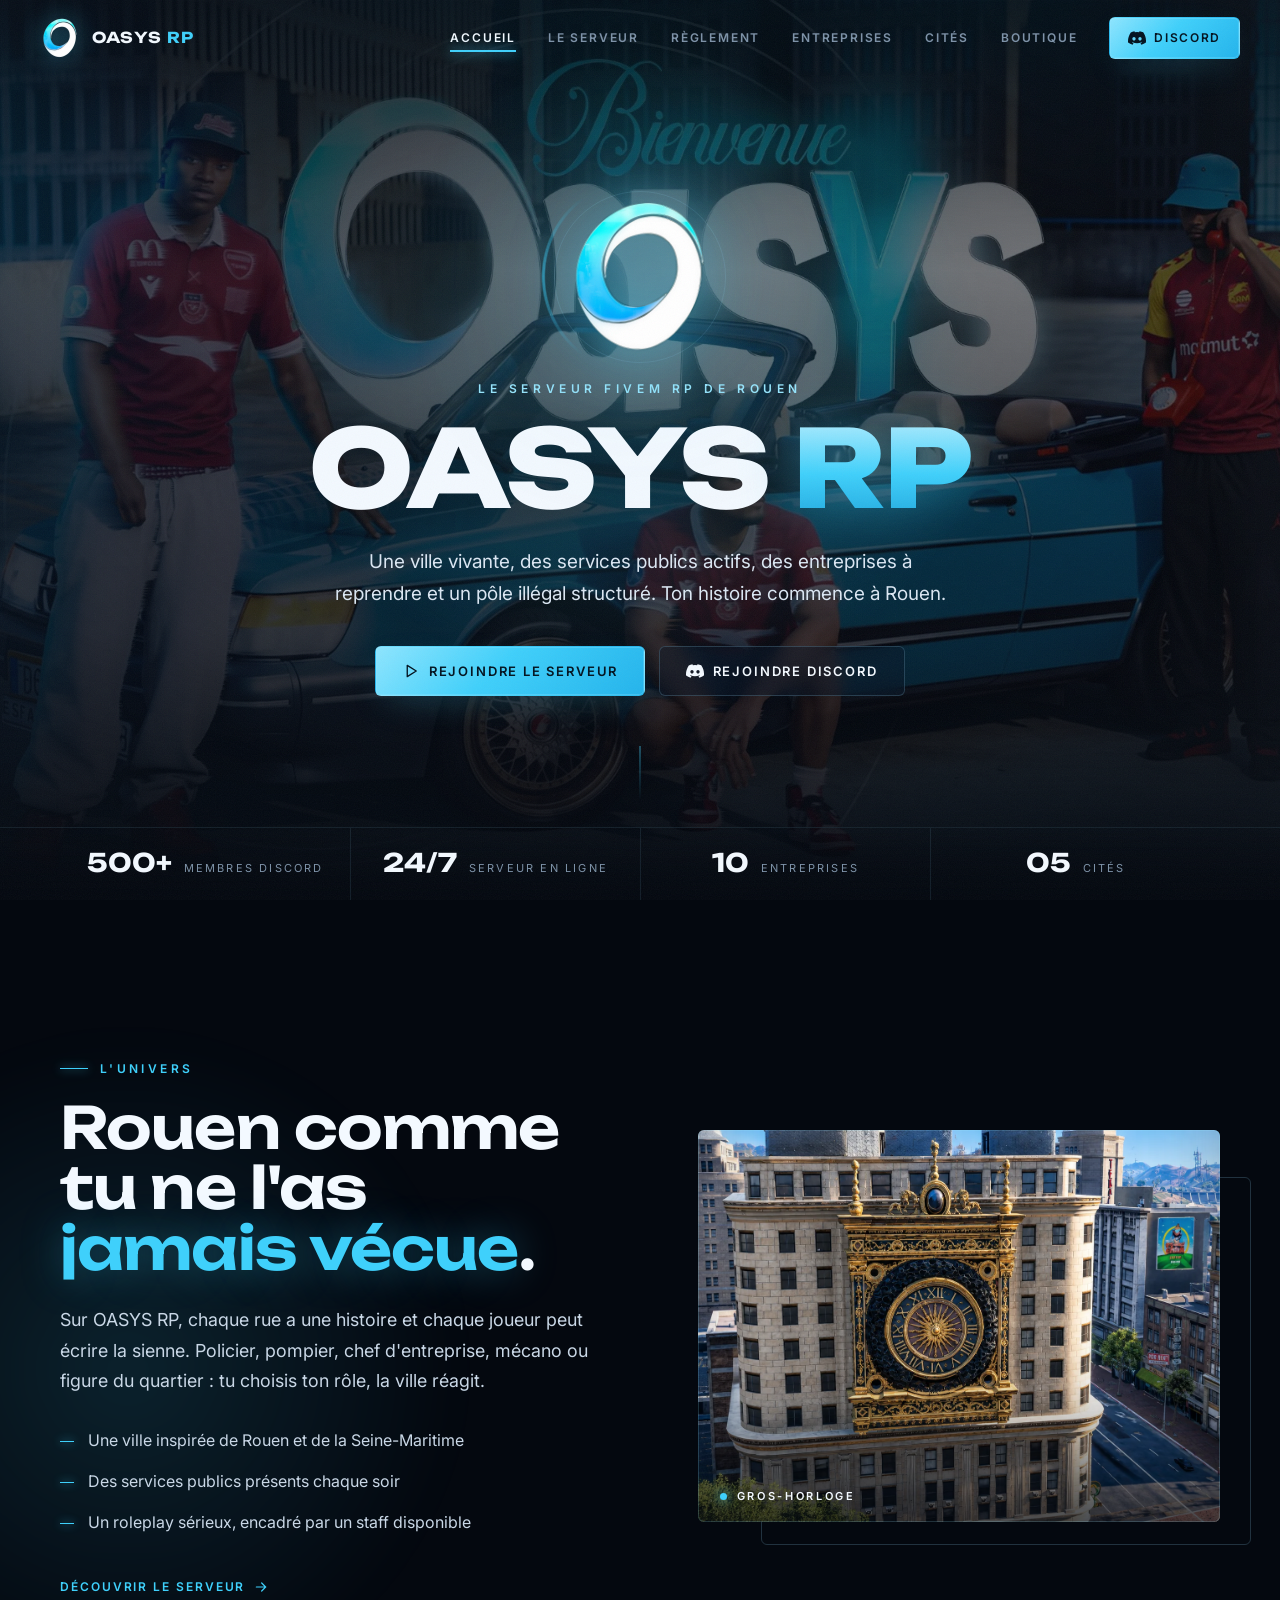
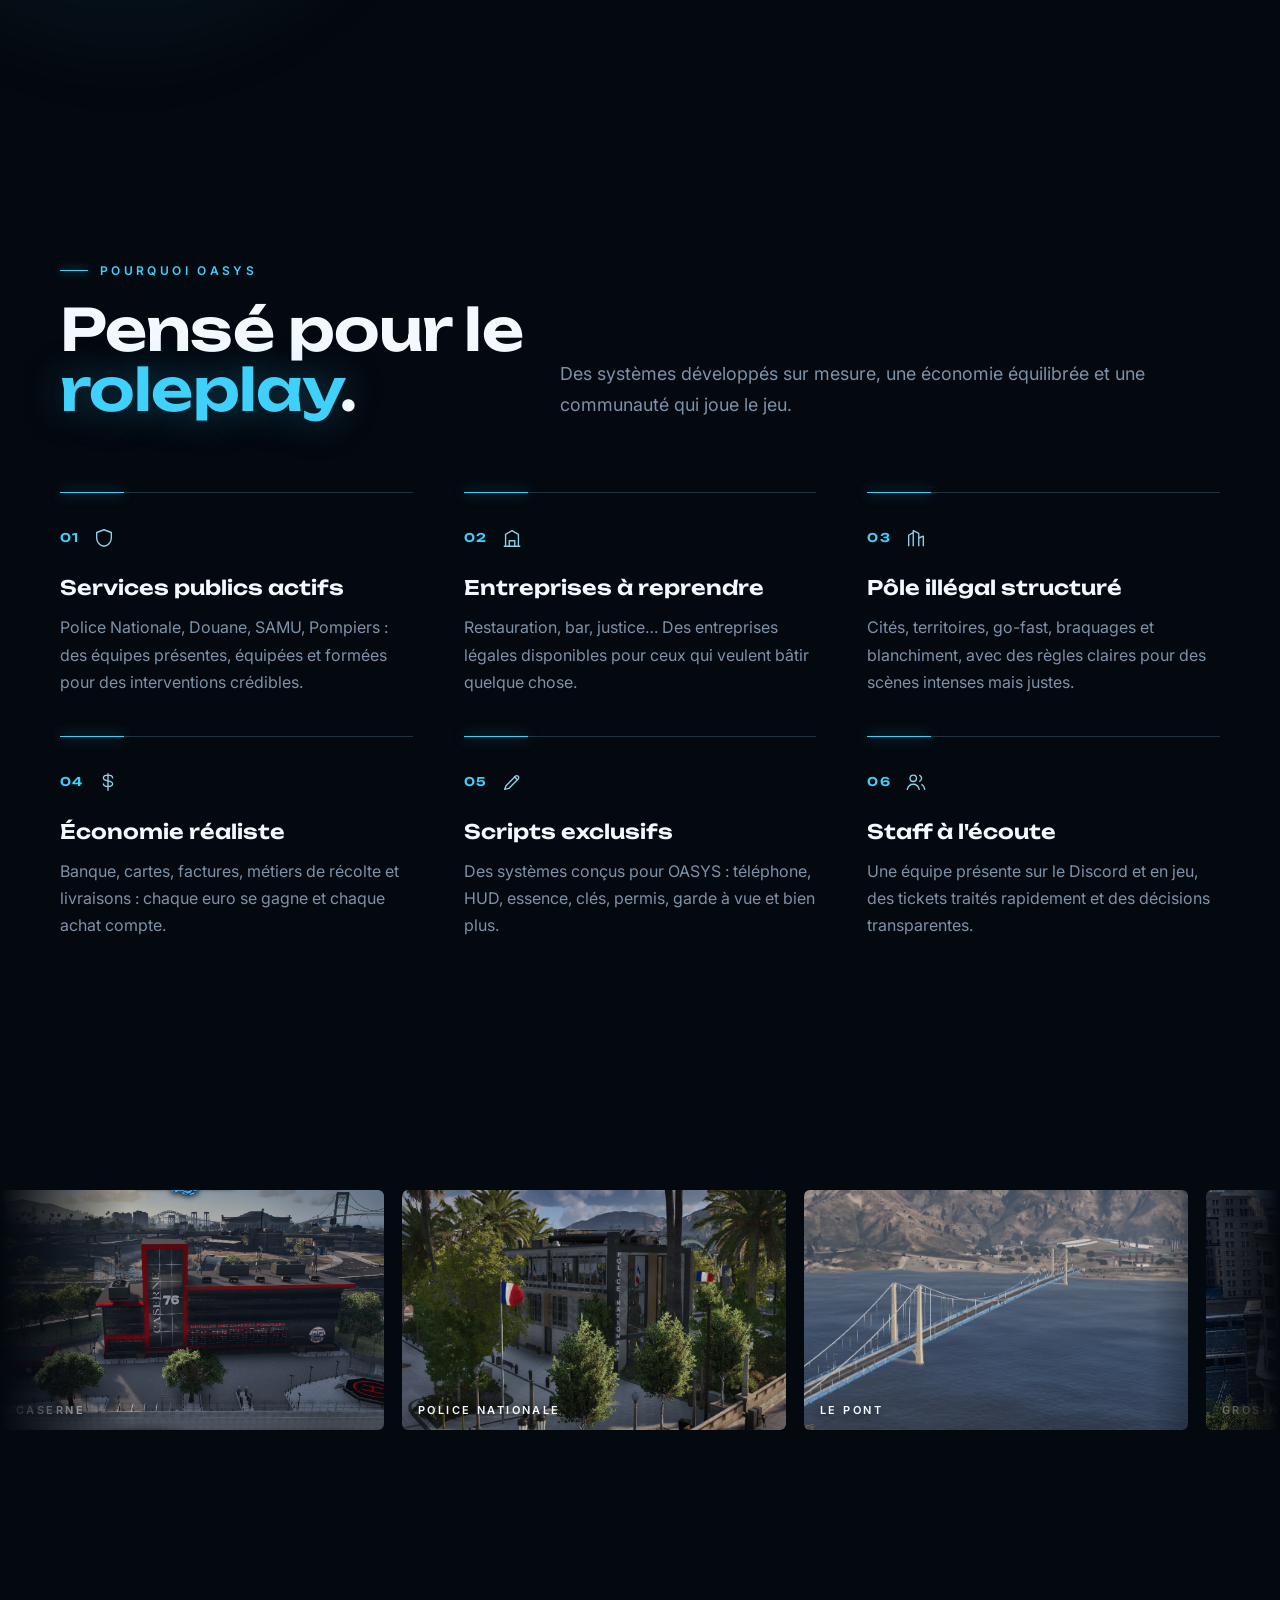
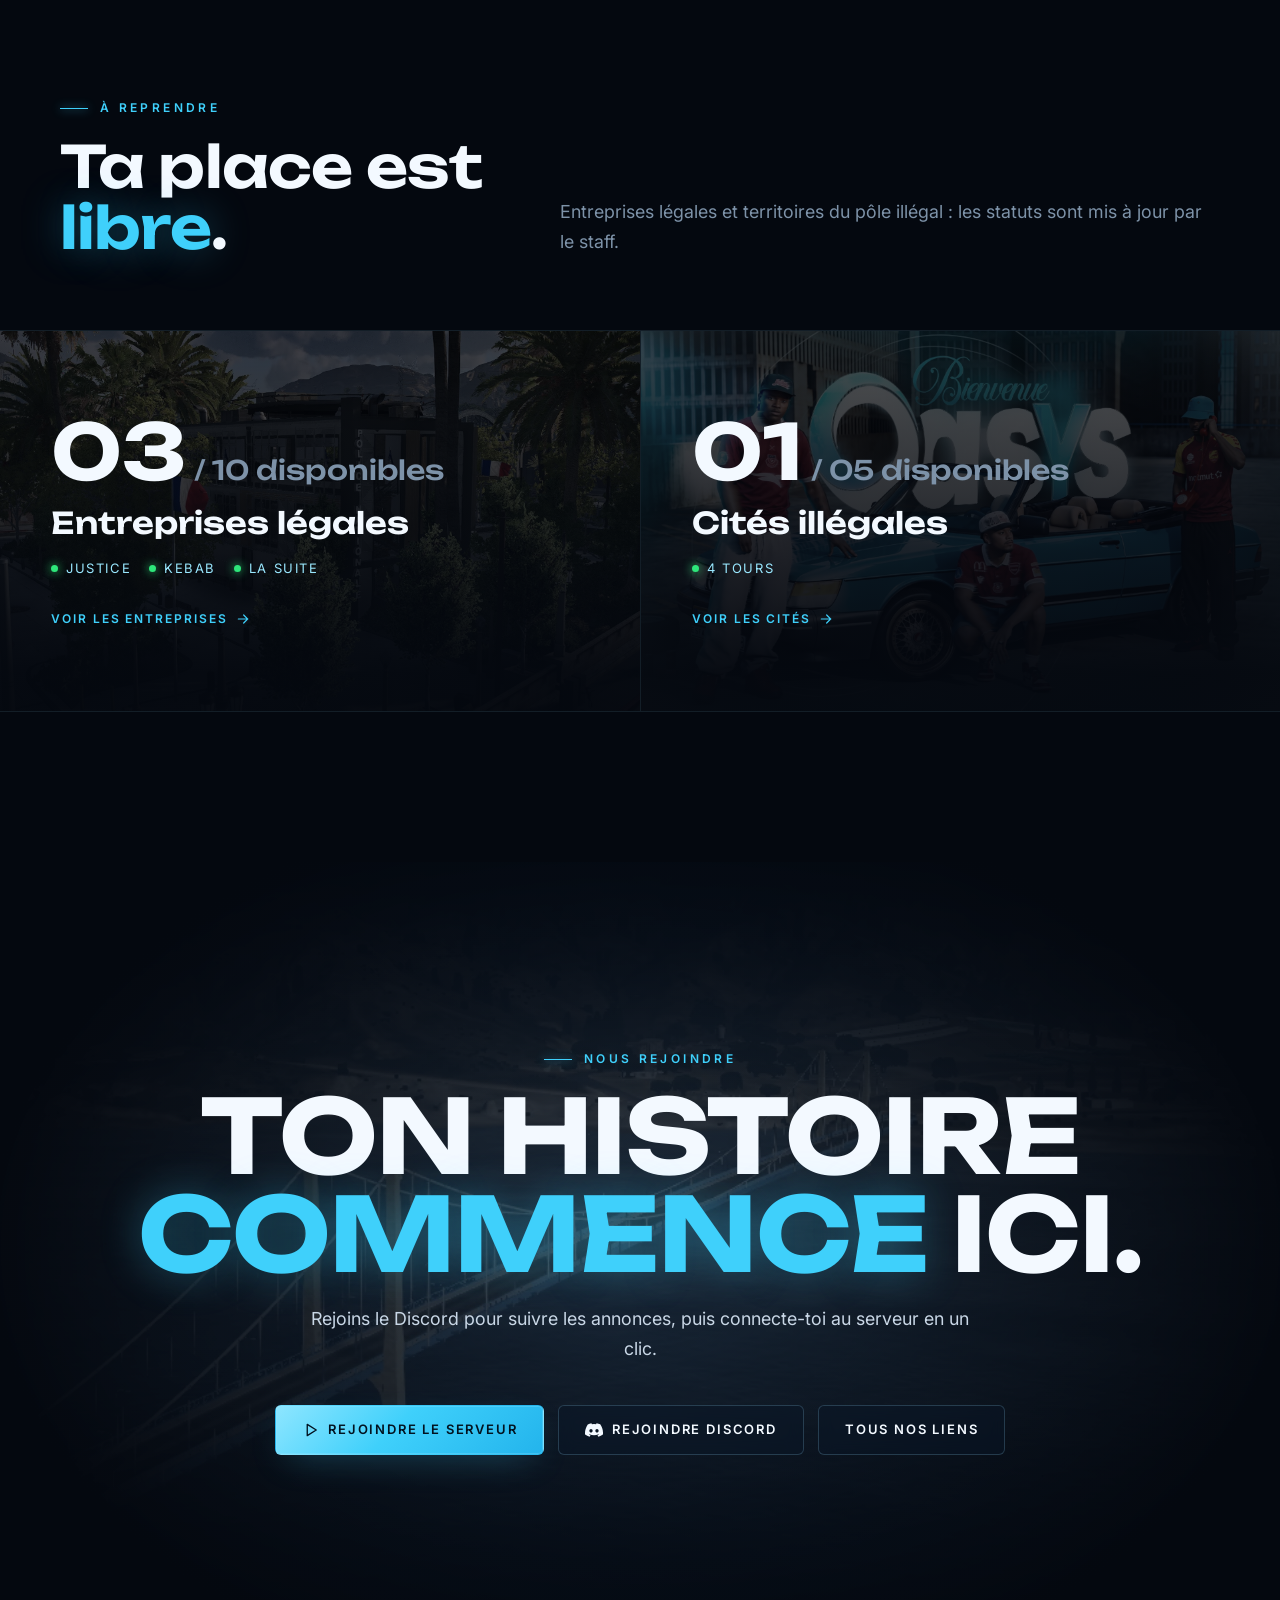
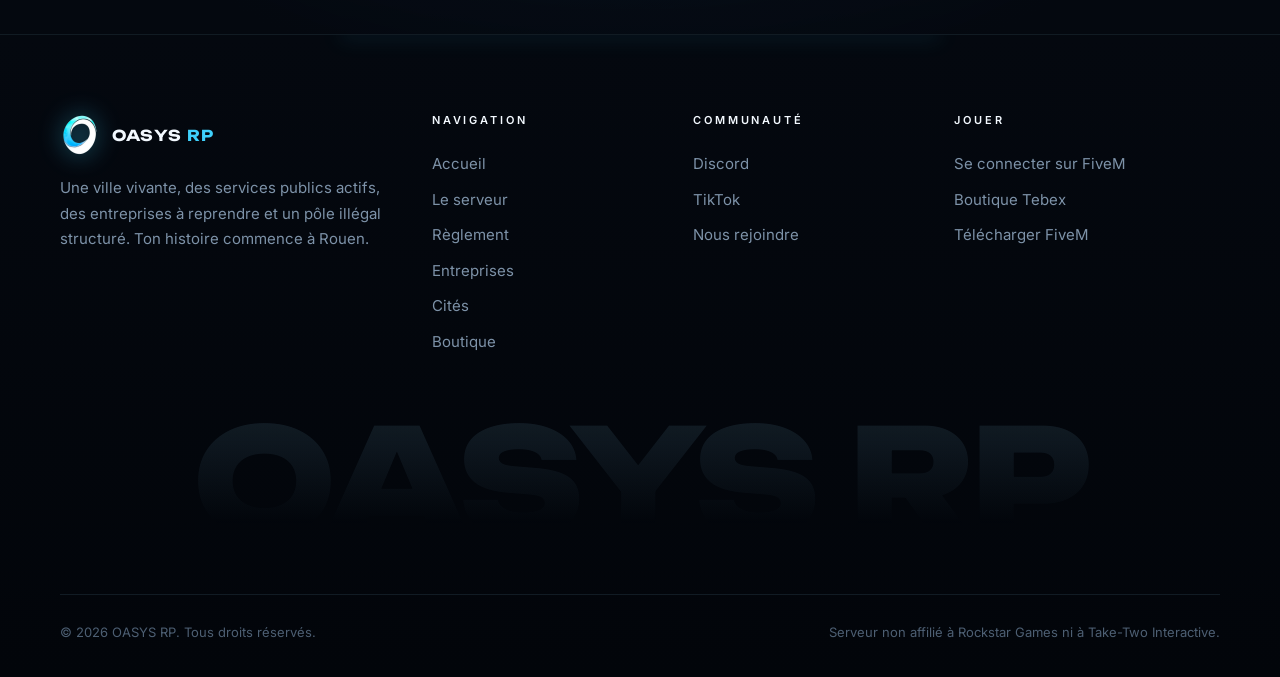
<file: index.html>
<!doctype html>
<html lang="fr" class="no-js">
<head>
  <meta charset="utf-8">
  <meta name="viewport" content="width=device-width, initial-scale=1">
  <title>OASYS RP — Serveur FiveM RP à Rouen</title>
  <meta name="description" content="OASYS RP, le serveur FiveM roleplay de Rouen : services publics, entreprises à reprendre, cités, économie réaliste. Rejoins l'aventure.">
  <meta name="theme-color" content="#04080f">
  <meta property="og:title" content="OASYS RP — Serveur FiveM RP">
  <meta property="og:description" content="Le serveur FiveM RP de Rouen. Rejoins l'aventure.">
  <meta property="og:image" content="assets/img/banniere.webp">
  <link rel="icon" type="image/png" href="assets/img/favicon.png">
  <link rel="apple-touch-icon" href="assets/img/apple-touch-icon.png">
  <link rel="preconnect" href="https://fonts.googleapis.com">
  <link rel="preconnect" href="https://fonts.gstatic.com" crossorigin>
  <link rel="stylesheet" href="https://fonts.googleapis.com/css2?family=Inter:wght@400;500;600&family=Unbounded:wght@500;600;700;800&display=swap">
  <link rel="stylesheet" href="assets/css/style.css">
  <link rel="preload" as="image" href="assets/img/banniere.webp">
  <script src="config/config.js" defer></script>
  <script src="assets/js/main.js" defer></script>
</head>
<body data-page="accueil">

  <header data-header></header>

  <main>
    <!-- ============================================================ HERO -->
    <section class="hero">
      <div class="hero__media">
        <img src="assets/img/banniere.webp" alt="" width="2048" height="1143" fetchpriority="high">
      </div>

      <div class="wrap hero__inner intro">
        <div class="hero__logo"><img src="assets/img/logo.webp" alt="Logo OASYS RP" width="230" height="230"></div>
        <p class="hero__kicker" data-text="slogan">Le serveur FiveM RP de Rouen</p>
        <h1>Oasys <span>RP</span></h1>
        <p class="hero__text" data-text="description">Une ville vivante, des services publics actifs, des entreprises à reprendre et un pôle illégal structuré.</p>
        <div class="hero__ctas">
          <a class="btn btn--sky" data-link="fivem" href="rejoindre.html" data-icon="play">Rejoindre le serveur</a>
          <a class="btn" data-link="discord" href="rejoindre.html" data-icon="discord">Rejoindre Discord</a>
        </div>
      </div>

      <span class="scroll-hint" aria-hidden="true"></span>
      <div class="hero__stats"><div class="wrap" data-stats></div></div>
    </section>

    <!-- ============================================================ UNIVERS -->
    <section class="section" id="univers">
      <div class="glow" style="left:-20%;top:10%"></div>
      <div class="wrap split">
        <div>
          <p class="eyebrow" data-reveal>L'univers</p>
          <h2 class="title-lg" data-reveal>Rouen comme tu ne l'as <em>jamais vécue</em>.</h2>
          <p class="lead" data-reveal style="margin-top:26px">
            Sur OASYS RP, chaque rue a une histoire et chaque joueur peut écrire la sienne. Policier, pompier, chef d'entreprise,
            mécano ou figure du quartier : tu choisis ton rôle, la ville réagit.
          </p>
          <ul class="checks" data-stagger>
            <li data-reveal>Une ville inspirée de Rouen et de la Seine-Maritime</li>
            <li data-reveal>Des services publics présents chaque soir</li>
            <li data-reveal>Un roleplay sérieux, encadré par un staff disponible</li>
          </ul>
          <a class="link-arrow" href="serveur.html" data-reveal>Découvrir le serveur
            <svg viewBox="0 0 24 24" fill="none" stroke="currentColor" stroke-width="1.8" stroke-linecap="round"><path d="M5 12h14M13 6l6 6-6 6"/></svg></a>
        </div>
        <div class="split__media" data-reveal="right">
          <div class="frame">
            <img src="assets/img/gros-horloge.webp" alt="Le Gros-Horloge de Rouen sur OASYS RP" loading="lazy" width="1685" height="934">
            <span class="frame__tag">Gros-Horloge</span>
          </div>
        </div>
      </div>
    </section>

    <!-- ============================================================ POINTS FORTS -->
    <section class="section section--tight">
      <div class="wrap">
        <div class="section-head">
          <div>
            <p class="eyebrow" data-reveal>Pourquoi OASYS</p>
            <h2 class="title-lg" data-reveal>Pensé pour le <em>roleplay</em>.</h2>
          </div>
          <p class="lead muted" data-reveal>Des systèmes développés sur mesure, une économie équilibrée et une communauté qui joue le jeu.</p>
        </div>

        <div class="features" data-stagger>
          <article class="feature" data-reveal>
            <div class="feature__num"><svg viewBox="0 0 24 24" fill="none" stroke="currentColor" stroke-width="1.5" stroke-linejoin="round"><path d="M12 3 4 6v6c0 4.5 3.4 8.3 8 9 4.6-.7 8-4.5 8-9V6l-8-3Z"/></svg></div>
            <h3>Services publics actifs</h3>
            <p>Police Nationale, Douane, SAMU, Pompiers : des équipes présentes, équipées et formées pour des interventions crédibles.</p>
          </article>
          <article class="feature" data-reveal>
            <div class="feature__num"><svg viewBox="0 0 24 24" fill="none" stroke="currentColor" stroke-width="1.5" stroke-linejoin="round"><path d="M3 21h18M5 21V8l7-4 7 4v13M9 21v-6h6v6"/></svg></div>
            <h3>Entreprises à reprendre</h3>
            <p>Restauration, bar, justice… Des entreprises légales disponibles pour ceux qui veulent bâtir quelque chose.</p>
          </article>
          <article class="feature" data-reveal>
            <div class="feature__num"><svg viewBox="0 0 24 24" fill="none" stroke="currentColor" stroke-width="1.5" stroke-linejoin="round"><path d="M4 21V9l5-3v15M9 21V4l6 3v14M15 21v-9l5-2v11"/></svg></div>
            <h3>Pôle illégal structuré</h3>
            <p>Cités, territoires, go-fast, braquages et blanchiment, avec des règles claires pour des scènes intenses mais justes.</p>
          </article>
          <article class="feature" data-reveal>
            <div class="feature__num"><svg viewBox="0 0 24 24" fill="none" stroke="currentColor" stroke-width="1.5" stroke-linecap="round"><path d="M12 3v18M17 7.5c0-1.9-2.2-3-5-3s-5 1.1-5 3 2.2 2.7 5 3.2 5 1.4 5 3.3-2.2 3-5 3-5-1.1-5-3"/></svg></div>
            <h3>Économie réaliste</h3>
            <p>Banque, cartes, factures, métiers de récolte et livraisons : chaque euro se gagne et chaque achat compte.</p>
          </article>
          <article class="feature" data-reveal>
            <div class="feature__num"><svg viewBox="0 0 24 24" fill="none" stroke="currentColor" stroke-width="1.5" stroke-linecap="round" stroke-linejoin="round"><path d="m14.7 6.3 3 3M4 20l4.5-1 10.2-10.2a2.1 2.1 0 0 0-3-3L5.5 16 4 20Z"/></svg></div>
            <h3>Scripts exclusifs</h3>
            <p>Des systèmes conçus pour OASYS : téléphone, HUD, essence, clés, permis, garde à vue et bien plus.</p>
          </article>
          <article class="feature" data-reveal>
            <div class="feature__num"><svg viewBox="0 0 24 24" fill="none" stroke="currentColor" stroke-width="1.5" stroke-linecap="round"><circle cx="9" cy="8" r="3.5"/><path d="M2.5 20c.8-3.4 3.4-5.5 6.5-5.5s5.7 2.1 6.5 5.5M16 4.8a3.5 3.5 0 0 1 0 6.4M18.5 14.8c1.5.8 2.6 2.6 3 5.2"/></svg></div>
            <h3>Staff à l'écoute</h3>
            <p>Une équipe présente sur le Discord et en jeu, des tickets traités rapidement et des décisions transparentes.</p>
          </article>
        </div>
      </div>
    </section>

    <!-- ============================================================ GALERIE -->
    <section class="section--tight" aria-label="Aperçu en images">
      <div class="marquee">
        <div class="marquee__track">
          <figure><img src="assets/img/pompiers.webp" alt="Caserne des pompiers" loading="lazy"><figcaption>Caserne</figcaption></figure>
          <figure><img src="assets/img/police.webp" alt="Commissariat de Police Nationale" loading="lazy"><figcaption>Police Nationale</figcaption></figure>
          <figure><img src="assets/img/pont.webp" alt="Le pont suspendu" loading="lazy"><figcaption>Le pont</figcaption></figure>
          <figure><img src="assets/img/gros-horloge.webp" alt="Le Gros-Horloge" loading="lazy"><figcaption>Gros-Horloge</figcaption></figure>
          <figure><img src="assets/img/vape.webp" alt="Script de cigarette électronique" loading="lazy"><figcaption>Scripts exclusifs</figcaption></figure>
          <figure><img src="assets/img/banniere.webp" alt="Bienvenue sur Oasys" loading="lazy"><figcaption>Oasys RP</figcaption></figure>
          <!-- copie pour une boucle continue -->
          <figure aria-hidden="true"><img src="assets/img/pompiers.webp" alt="" loading="lazy"><figcaption>Caserne</figcaption></figure>
          <figure aria-hidden="true"><img src="assets/img/police.webp" alt="" loading="lazy"><figcaption>Police Nationale</figcaption></figure>
          <figure aria-hidden="true"><img src="assets/img/pont.webp" alt="" loading="lazy"><figcaption>Le pont</figcaption></figure>
          <figure aria-hidden="true"><img src="assets/img/gros-horloge.webp" alt="" loading="lazy"><figcaption>Gros-Horloge</figcaption></figure>
          <figure aria-hidden="true"><img src="assets/img/vape.webp" alt="" loading="lazy"><figcaption>Scripts exclusifs</figcaption></figure>
          <figure aria-hidden="true"><img src="assets/img/banniere.webp" alt="" loading="lazy"><figcaption>Oasys RP</figcaption></figure>
        </div>
      </div>
    </section>

    <!-- ============================================================ À REPRENDRE -->
    <section class="section">
      <div class="wrap">
        <div class="section-head">
          <div>
            <p class="eyebrow" data-reveal>À reprendre</p>
            <h2 class="title-lg" data-reveal>Ta place est <em>libre</em>.</h2>
          </div>
          <p class="lead muted" data-reveal>Entreprises légales et territoires du pôle illégal : les statuts sont mis à jour par le staff.</p>
        </div>
      </div>
      <div class="duo">
        <a class="duo__item" href="entreprises.html" data-reveal>
          <img src="assets/img/police.webp" alt="" loading="lazy">
          <div class="duo__count"><span data-count="entreprises-libres">00</span><small>/ <span data-count="entreprises">00</span> disponibles</small></div>
          <h3>Entreprises légales</h3>
          <div class="duo__names" data-free-names="entreprises"></div>
          <span class="link-arrow">Voir les entreprises <svg viewBox="0 0 24 24" fill="none" stroke="currentColor" stroke-width="1.8" stroke-linecap="round"><path d="M5 12h14M13 6l6 6-6 6"/></svg></span>
        </a>
        <a class="duo__item" href="cites.html" data-reveal style="--d:.12s">
          <img src="assets/img/banniere.webp" alt="" loading="lazy">
          <div class="duo__count"><span data-count="cites-libres">00</span><small>/ <span data-count="cites">00</span> disponibles</small></div>
          <h3>Cités illégales</h3>
          <div class="duo__names" data-free-names="cites"></div>
          <span class="link-arrow">Voir les cités <svg viewBox="0 0 24 24" fill="none" stroke="currentColor" stroke-width="1.8" stroke-linecap="round"><path d="M5 12h14M13 6l6 6-6 6"/></svg></span>
        </a>
      </div>
    </section>

    <!-- ============================================================ CTA -->
    <section class="cta">
      <div class="cta__bg"><img src="assets/img/pont.webp" alt="" loading="lazy"></div>
      <div class="wrap">
        <p class="eyebrow" data-reveal>Nous rejoindre</p>
        <h2 class="title-xl" data-reveal>Ton histoire <em>commence</em> ici.</h2>
        <p class="lead" data-reveal>Rejoins le Discord pour suivre les annonces, puis connecte-toi au serveur en un clic.</p>
        <div class="cta__ctas" data-reveal>
          <a class="btn btn--sky" data-link="fivem" href="rejoindre.html" data-icon="play">Rejoindre le serveur</a>
          <a class="btn" data-link="discord" href="rejoindre.html" data-icon="discord">Rejoindre Discord</a>
          <a class="btn" href="rejoindre.html">Tous nos liens</a>
        </div>
      </div>
    </section>
  </main>

  <footer data-footer></footer>
</body>
</html>
</file>
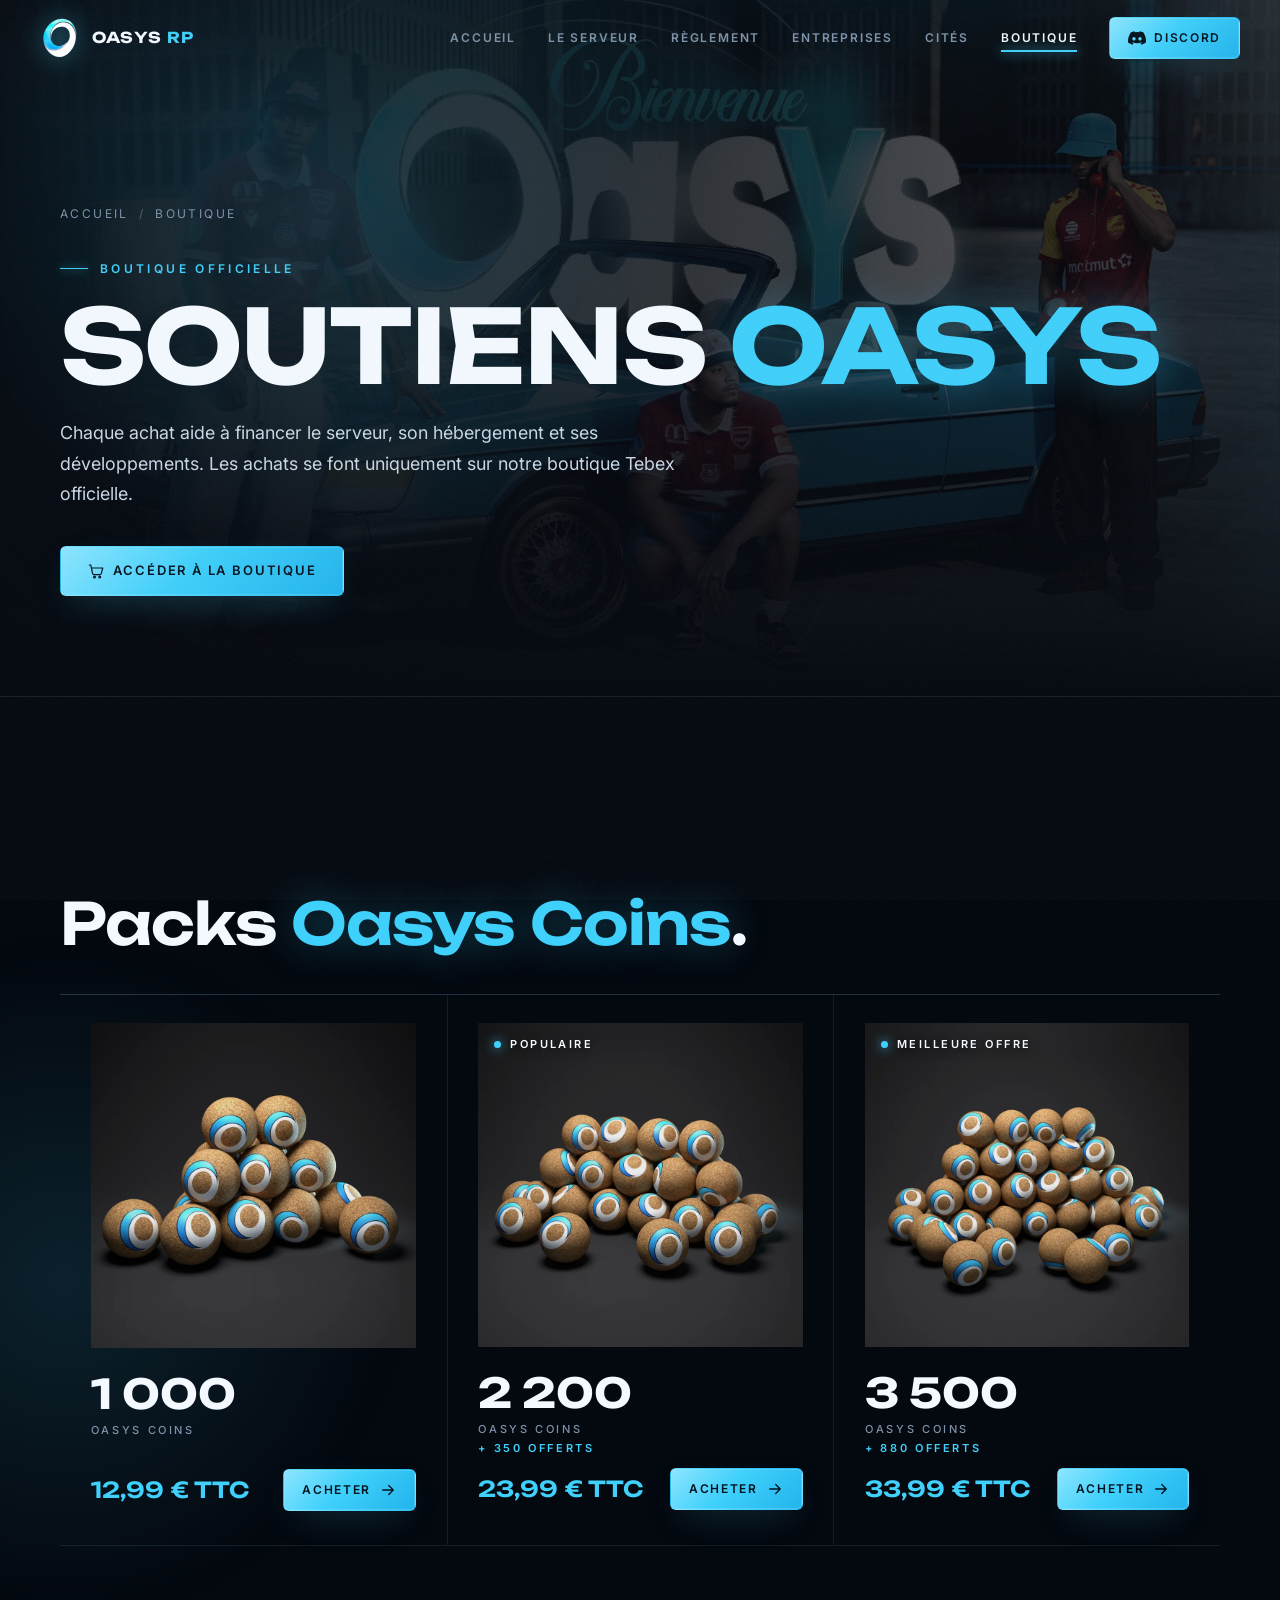
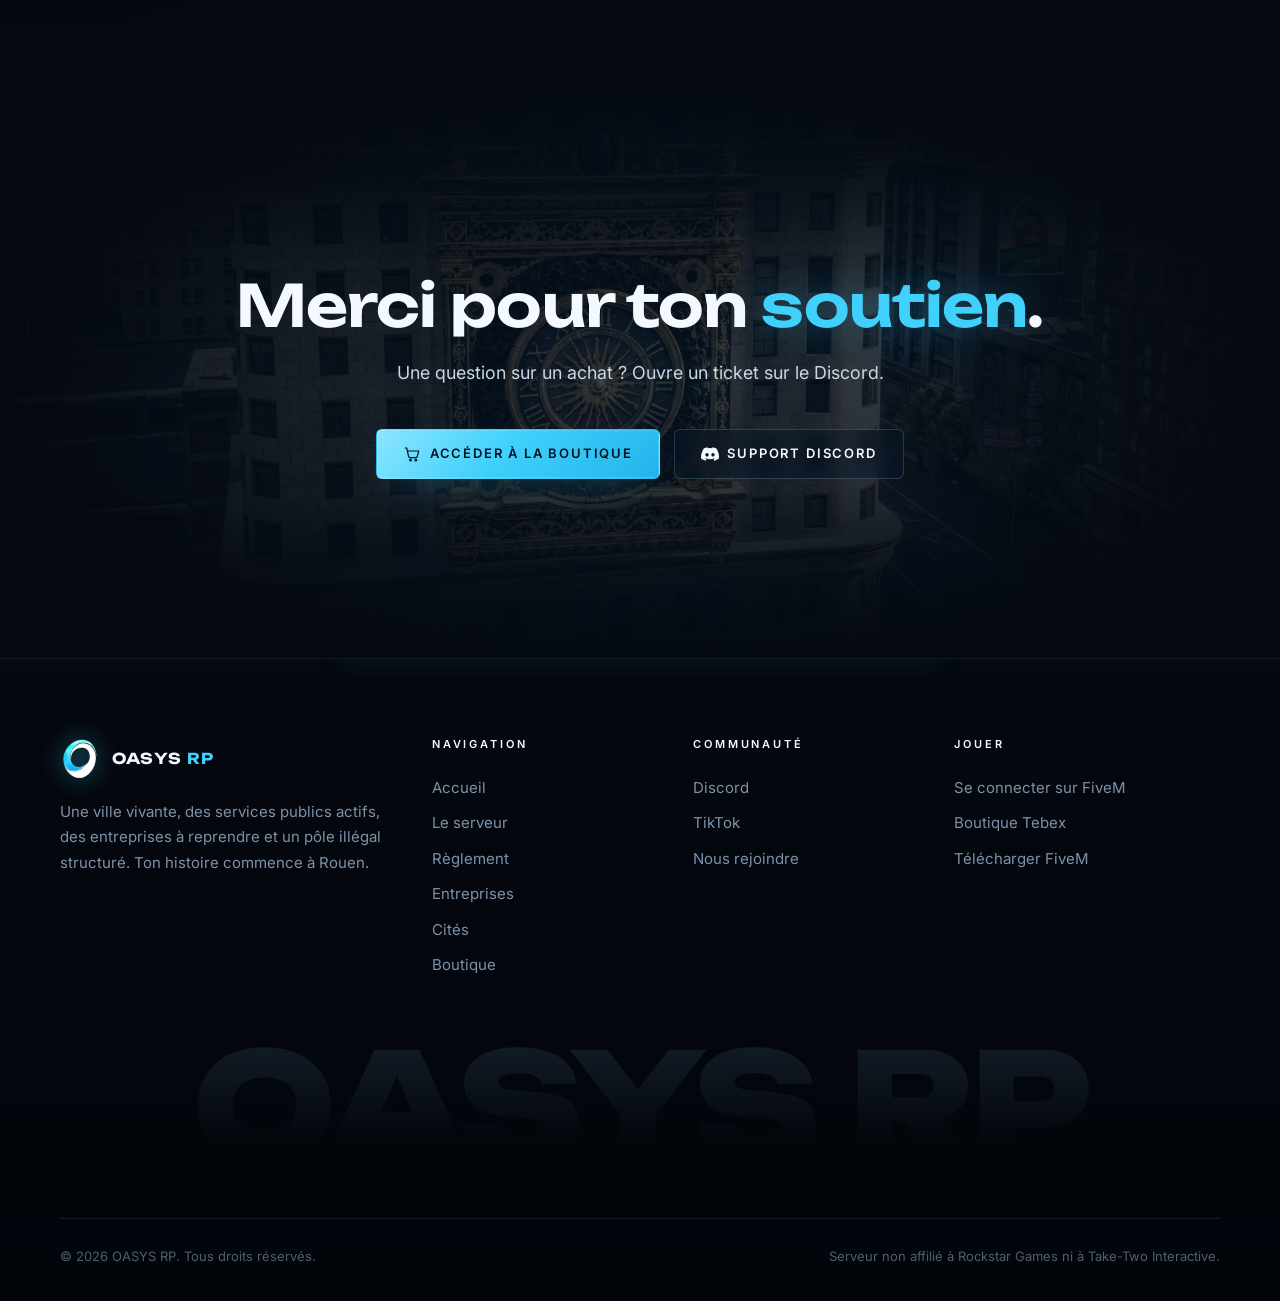
<file: boutique.html>
<!doctype html>
<html lang="fr" class="no-js">
<head>
  <meta charset="utf-8">
  <meta name="viewport" content="width=device-width, initial-scale=1">
  <title>Boutique — OASYS RP</title>
  <meta name="description" content="La boutique officielle OASYS RP, paiement sécurisé via Tebex.">
  <meta name="theme-color" content="#04080f">
  <link rel="icon" type="image/png" href="assets/img/favicon.png">
  <link rel="apple-touch-icon" href="assets/img/apple-touch-icon.png">
  <link rel="preconnect" href="https://fonts.googleapis.com">
  <link rel="preconnect" href="https://fonts.gstatic.com" crossorigin>
  <link rel="stylesheet" href="https://fonts.googleapis.com/css2?family=Inter:wght@400;500;600&family=Unbounded:wght@500;600;700;800&display=swap">
  <link rel="stylesheet" href="assets/css/style.css">
  <script src="config/config.js" defer></script>
  <script src="assets/js/main.js" defer></script>
</head>
<body data-page="boutique">

  <header data-header></header>

  <main>
    <section class="page-hero">
      <div class="page-hero__bg"><img src="assets/img/banniere.webp" alt=""></div>
      <div class="wrap intro">
        <p class="crumb"><a href="index.html">Accueil</a><i>/</i>Boutique</p>
        <p class="eyebrow">Boutique officielle</p>
        <h1 class="title-xl">Soutiens <em>OASYS</em></h1>
        <p class="lead">Chaque achat aide à financer le serveur, son hébergement et ses développements. Les achats se font uniquement sur notre boutique Tebex officielle.</p>
        <div class="hero__ctas" style="justify-content:flex-start;margin-top:36px">
          <a class="btn btn--sky" data-link="tebex" href="#" data-icon="cart">Accéder à la boutique</a>
        </div>
      </div>
    </section>

    <section class="section">
      <div class="glow" style="left:-25%;top:20%"></div>
      <!-- Packs Oasys Coins : contenu dans config/config.js (coins) -->
      <div class="wrap coins" data-coins hidden>
        <div class="coins__head">
          <p class="eyebrow" data-reveal>Monnaie boutique</p>
          <h2 class="title-lg" data-reveal>Packs <em>Oasys Coins</em>.</h2>
        </div>
        <div class="coins__grid" data-stagger></div>
      </div>

      <!-- Articles Tebex : s'affiche seulement si "publicToken" est rempli dans config/config.js -->
      <div class="wrap packages" data-tebex-packages hidden>
        <div class="packages__head">
          <h2 class="title-md">Articles <em>disponibles</em></h2>
          <a class="link-arrow" data-link="tebex" href="#">Tout voir sur Tebex <svg viewBox="0 0 24 24" fill="none" stroke="currentColor" stroke-width="1.8" stroke-linecap="round"><path d="M5 12h14M13 6l6 6-6 6"/></svg></a>
        </div>
        <div class="packages__list" style="border-top:1px solid var(--line-2)"></div>
      </div>
    </section>

    <section class="cta">
      <div class="cta__bg"><img src="assets/img/gros-horloge.webp" alt="" loading="lazy"></div>
      <div class="wrap">
        <h2 class="title-lg" data-reveal>Merci pour ton <em>soutien</em>.</h2>
        <p class="lead" data-reveal>Une question sur un achat ? Ouvre un ticket sur le Discord.</p>
        <div class="cta__ctas" data-reveal>
          <a class="btn btn--sky" data-link="tebex" href="#" data-icon="cart">Accéder à la boutique</a>
          <a class="btn" data-link="discord" href="rejoindre.html" data-icon="discord">Support Discord</a>
        </div>
      </div>
    </section>
  </main>

  <footer data-footer></footer>
</body>
</html>
</file>
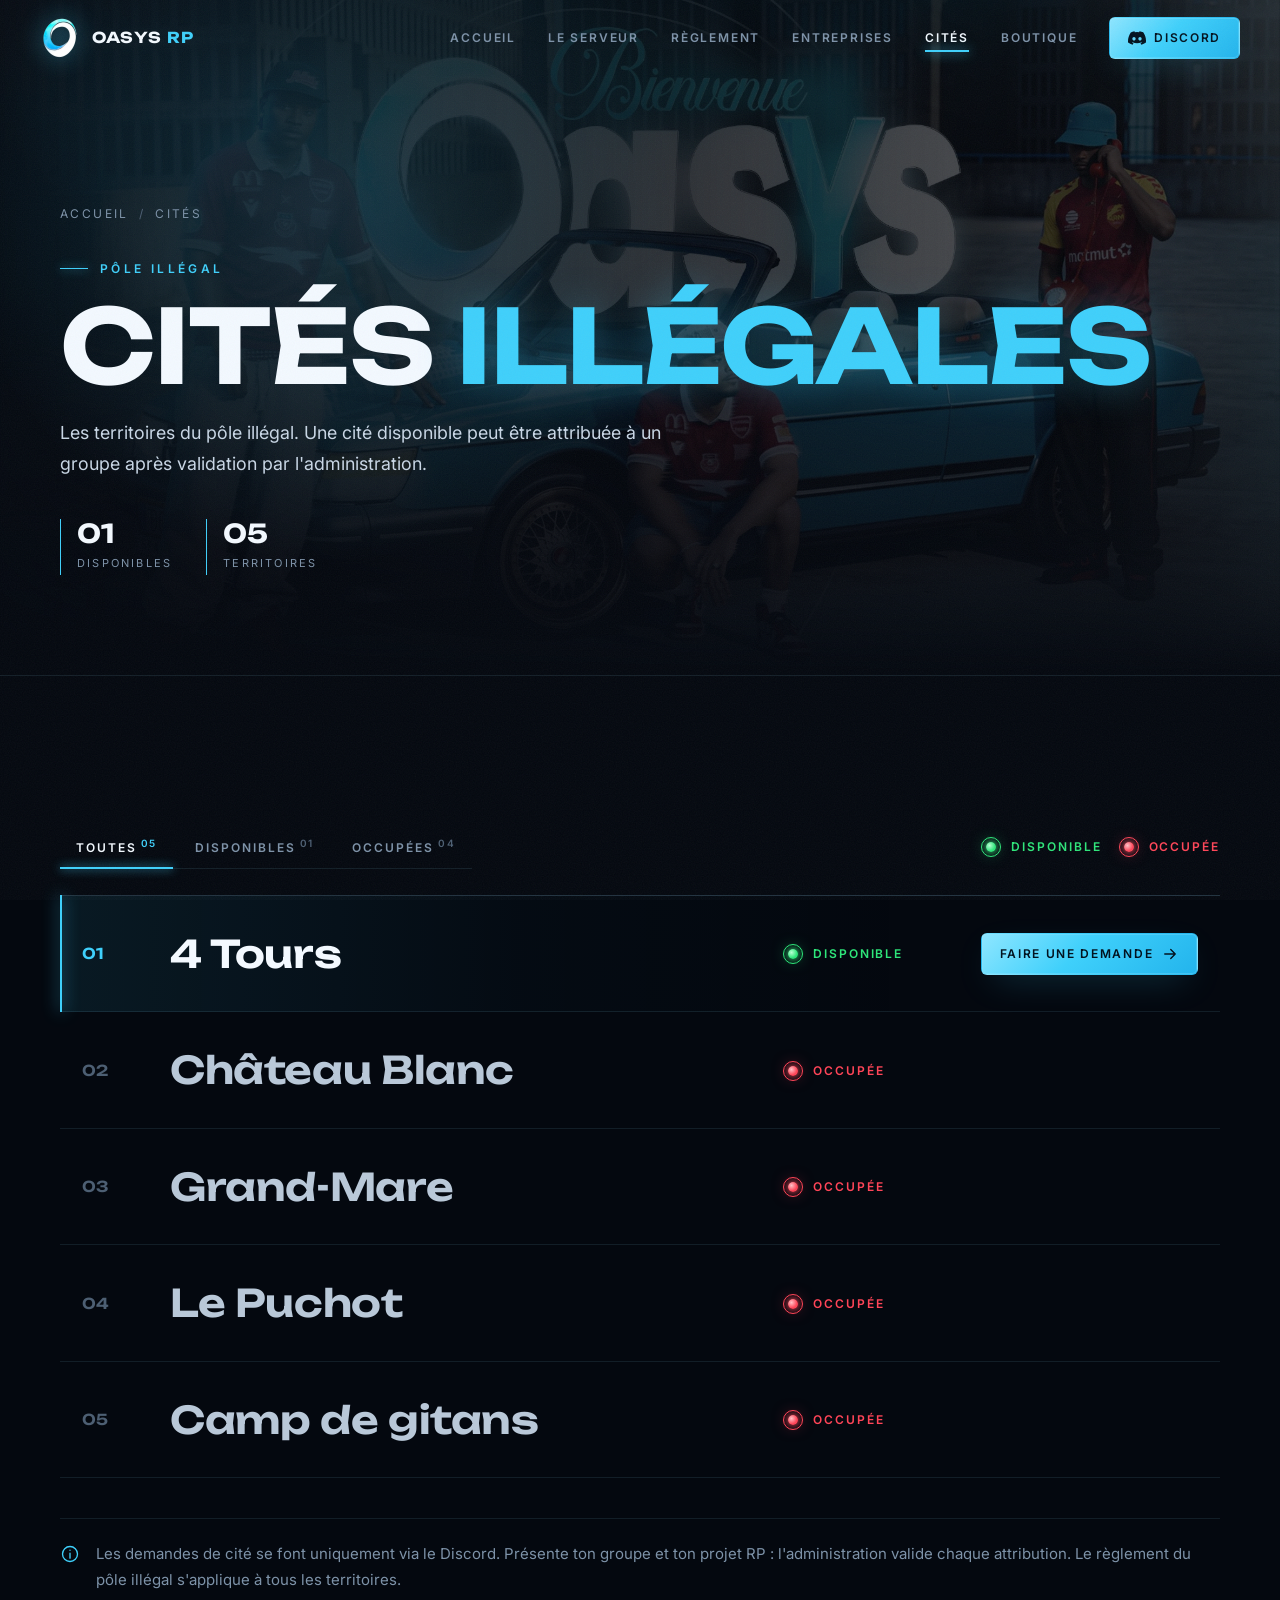
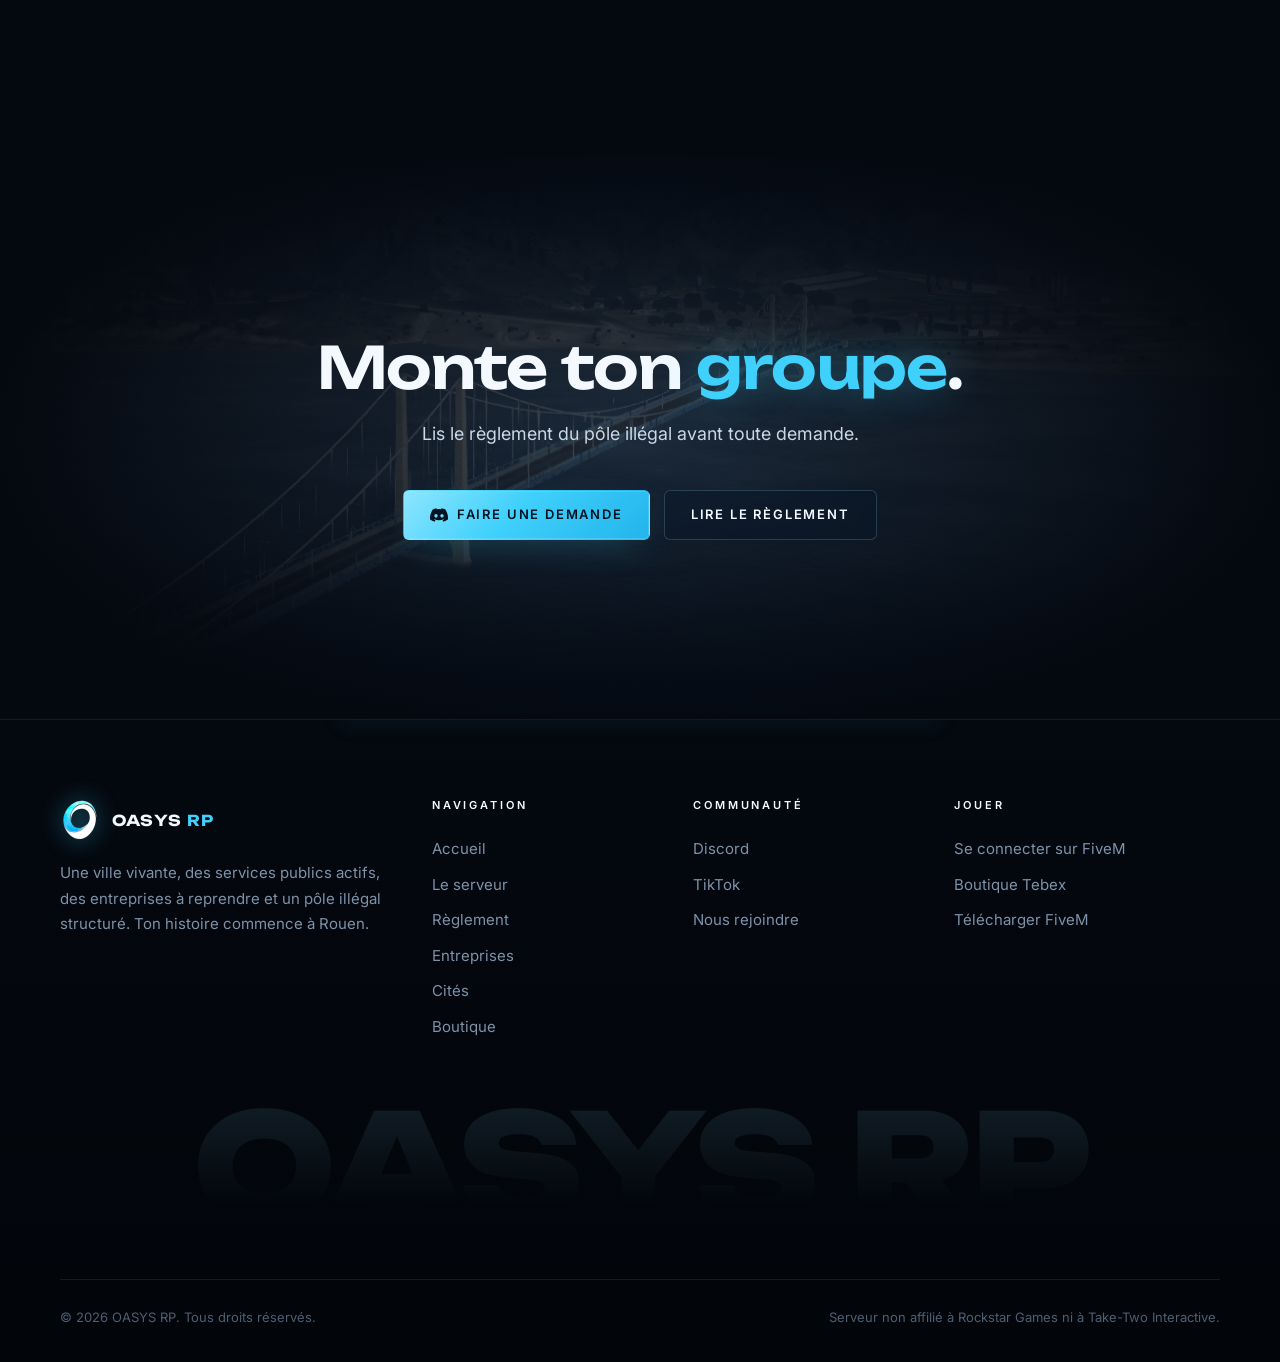
<file: cites.html>
<!doctype html>
<html lang="fr" class="no-js">
<head>
  <meta charset="utf-8">
  <meta name="viewport" content="width=device-width, initial-scale=1">
  <title>Cités illégales — OASYS RP</title>
  <meta name="description" content="Les cités et territoires du pôle illégal d'OASYS RP : disponibles ou occupées.">
  <meta name="theme-color" content="#04080f">
  <link rel="icon" type="image/png" href="assets/img/favicon.png">
  <link rel="apple-touch-icon" href="assets/img/apple-touch-icon.png">
  <link rel="preconnect" href="https://fonts.googleapis.com">
  <link rel="preconnect" href="https://fonts.gstatic.com" crossorigin>
  <link rel="stylesheet" href="https://fonts.googleapis.com/css2?family=Inter:wght@400;500;600&family=Unbounded:wght@500;600;700;800&display=swap">
  <link rel="stylesheet" href="assets/css/style.css">
  <script src="config/config.js" defer></script>
  <script src="assets/js/main.js" defer></script>
</head>
<body data-page="cites">

  <header data-header></header>

  <main>
    <section class="page-hero">
      <div class="page-hero__bg"><img src="assets/img/banniere.webp" alt=""></div>
      <div class="wrap intro">
        <p class="crumb"><a href="index.html">Accueil</a><i>/</i>Cités</p>
        <p class="eyebrow">Pôle illégal</p>
        <h1 class="title-xl">Cités <em>illégales</em></h1>
        <p class="lead">Les territoires du pôle illégal. Une cité disponible peut être attribuée à un groupe après validation par l'administration.</p>
        <div class="page-hero__meta">
          <div><b data-count="cites-libres">00</b><span>Disponibles</span></div>
          <div><b data-count="cites">00</b><span>Territoires</span></div>
        </div>
      </div>
    </section>

    <section class="section">
      <div class="wrap">
        <div data-roster="cites"></div>

        <p class="note-line" data-reveal>
          <svg viewBox="0 0 24 24" fill="none" stroke="currentColor" stroke-width="1.6" stroke-linecap="round"><circle cx="12" cy="12" r="9"/><path d="M12 11v6M12 7.5v.01"/></svg>
          <span>Les demandes de cité se font uniquement via le Discord. Présente ton groupe et ton projet RP : l'administration valide chaque attribution. Le règlement du pôle illégal s'applique à tous les territoires.</span>
        </p>
      </div>
    </section>

    <section class="cta">
      <div class="cta__bg"><img src="assets/img/pont.webp" alt="" loading="lazy"></div>
      <div class="wrap">
        <h2 class="title-lg" data-reveal>Monte ton <em>groupe</em>.</h2>
        <p class="lead" data-reveal>Lis le règlement du pôle illégal avant toute demande.</p>
        <div class="cta__ctas" data-reveal>
          <a class="btn btn--sky" data-link="demandeCite" href="rejoindre.html" data-icon="discord">Faire une demande</a>
          <a class="btn" href="reglement.html">Lire le règlement</a>
        </div>
      </div>
    </section>
  </main>

  <footer data-footer></footer>
</body>
</html>
</file>
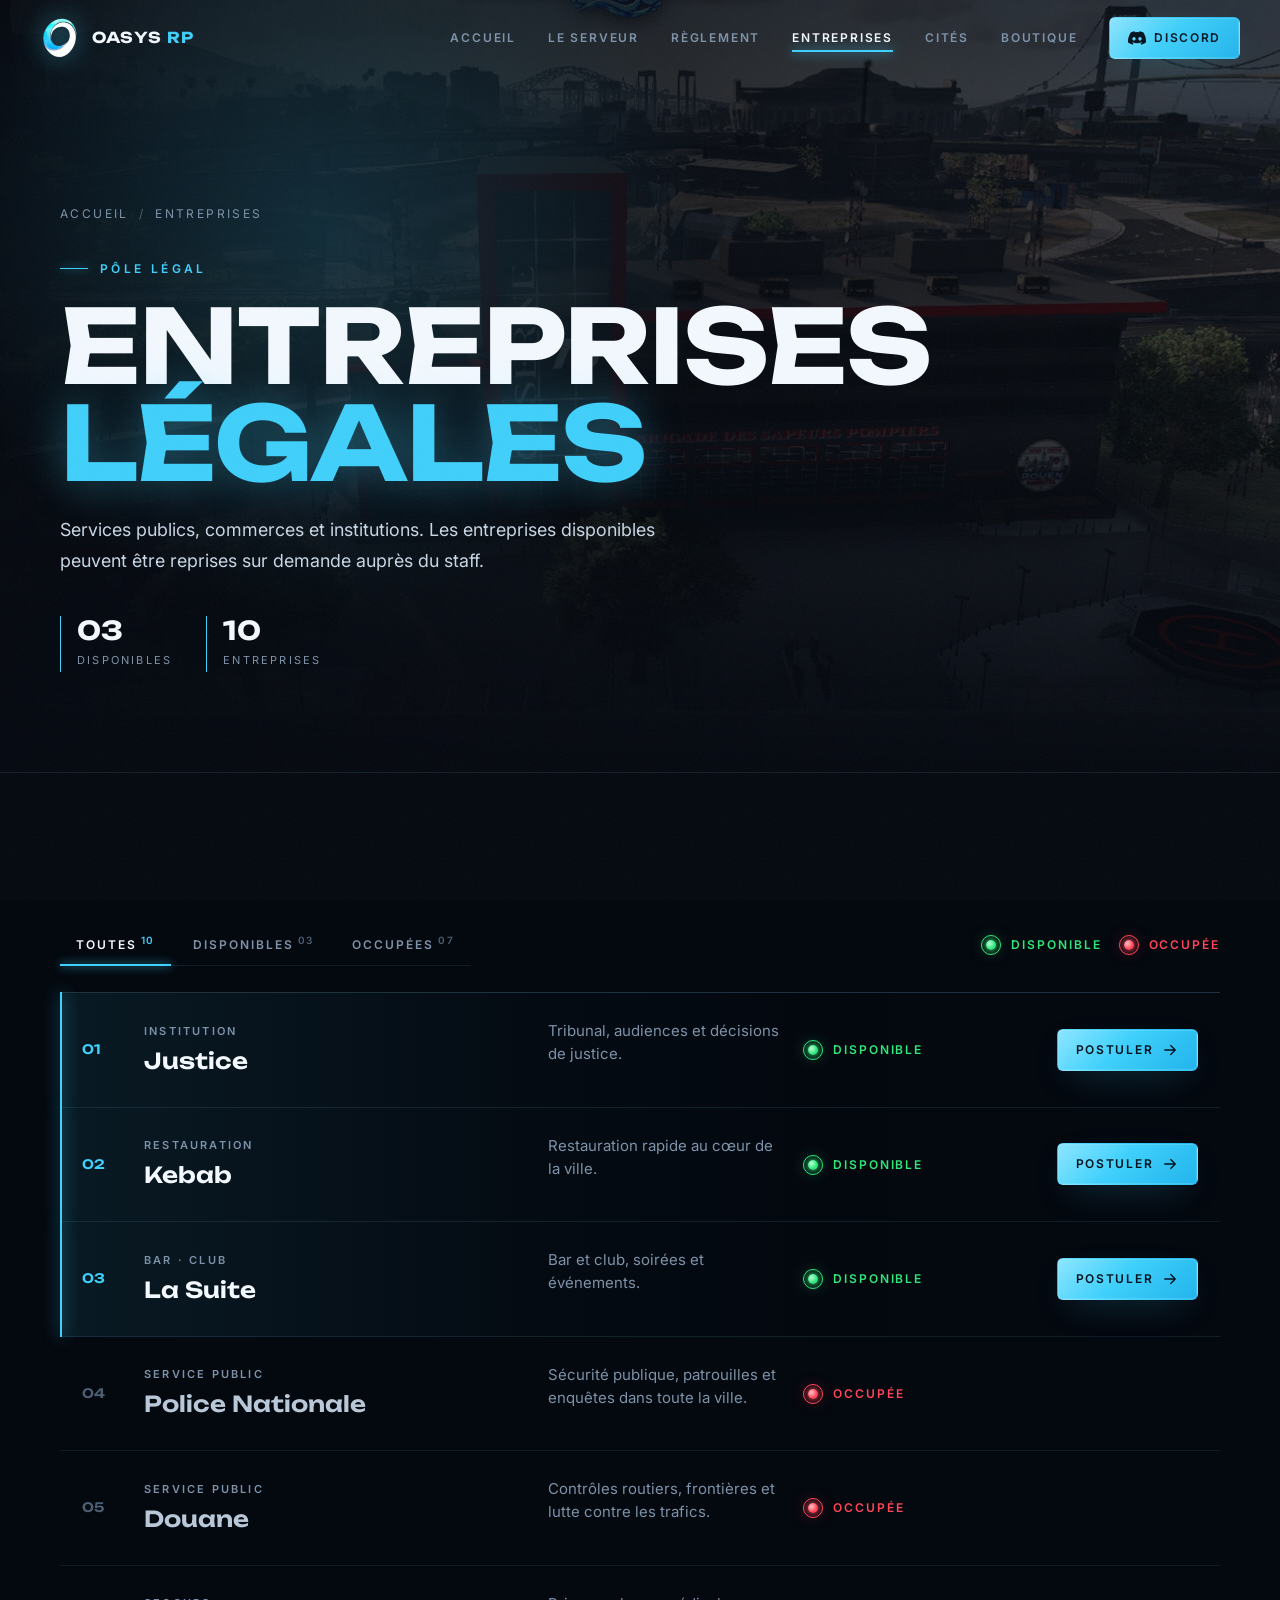
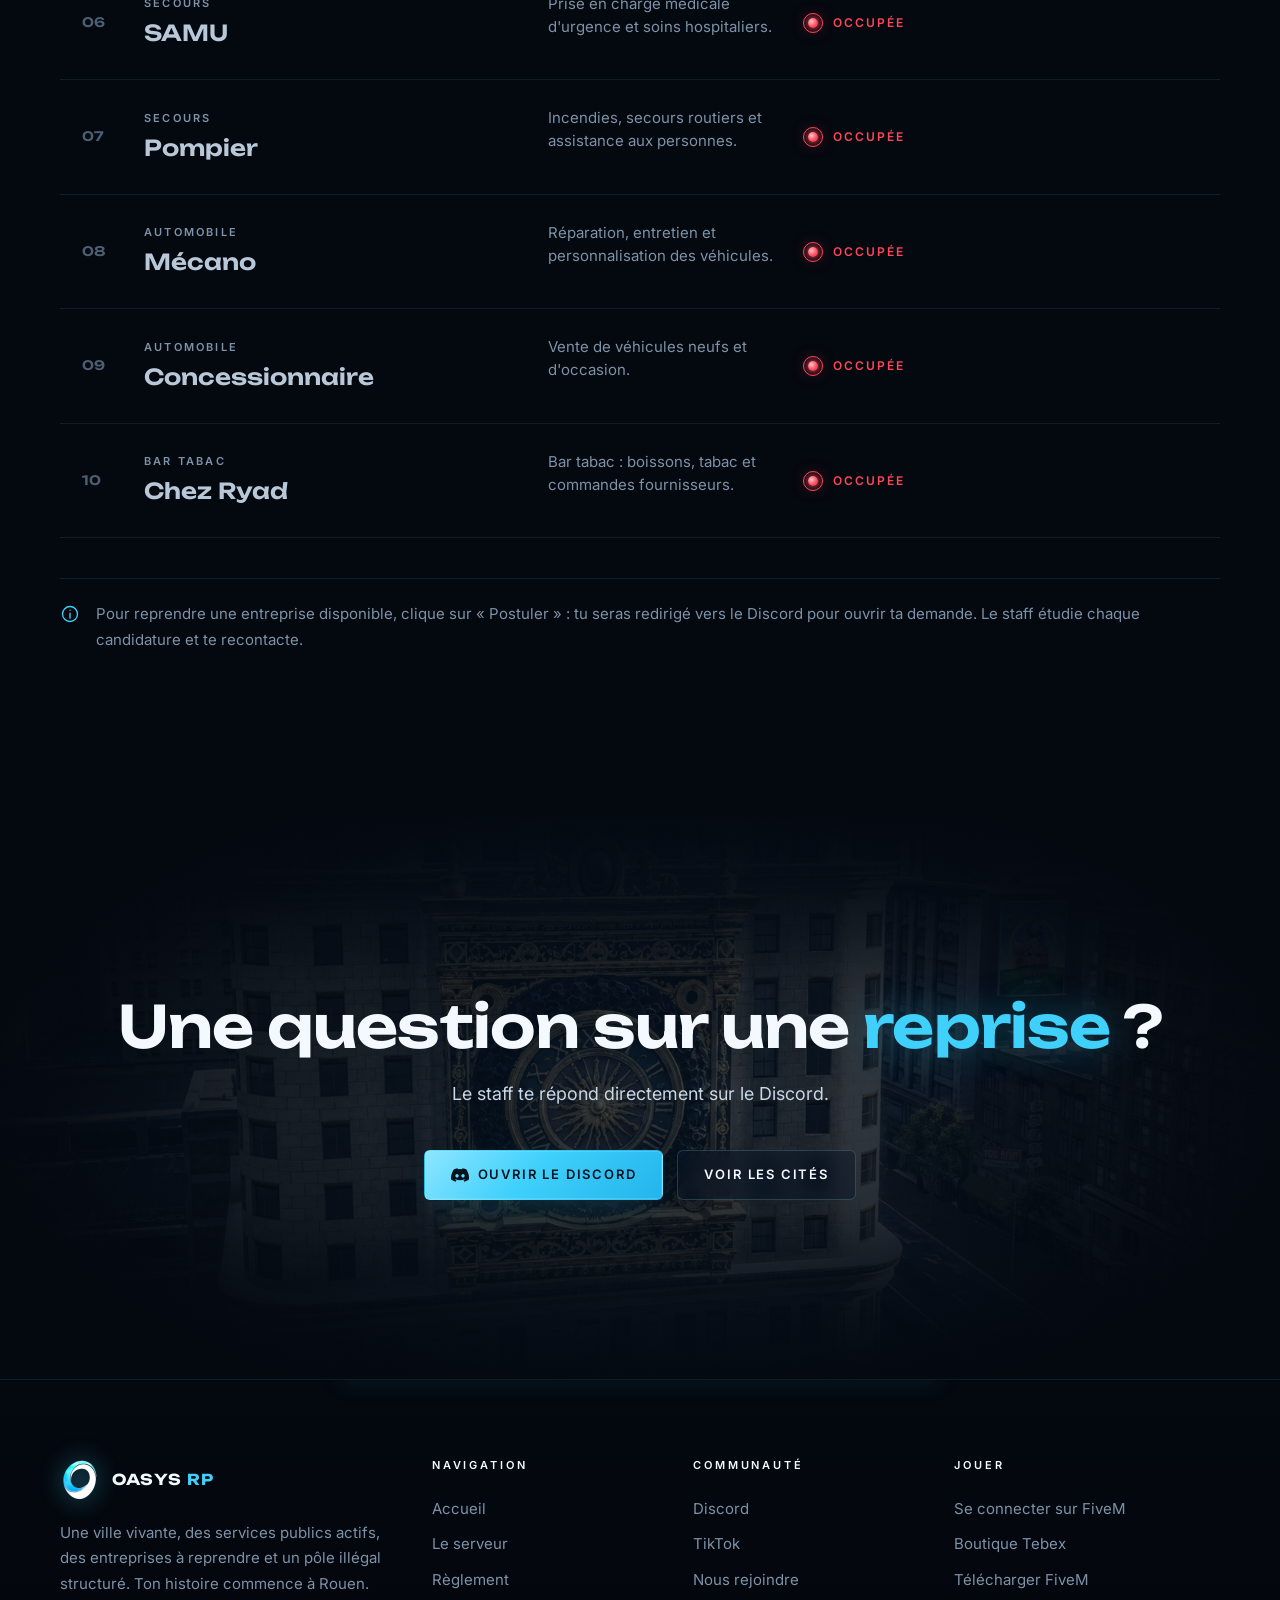
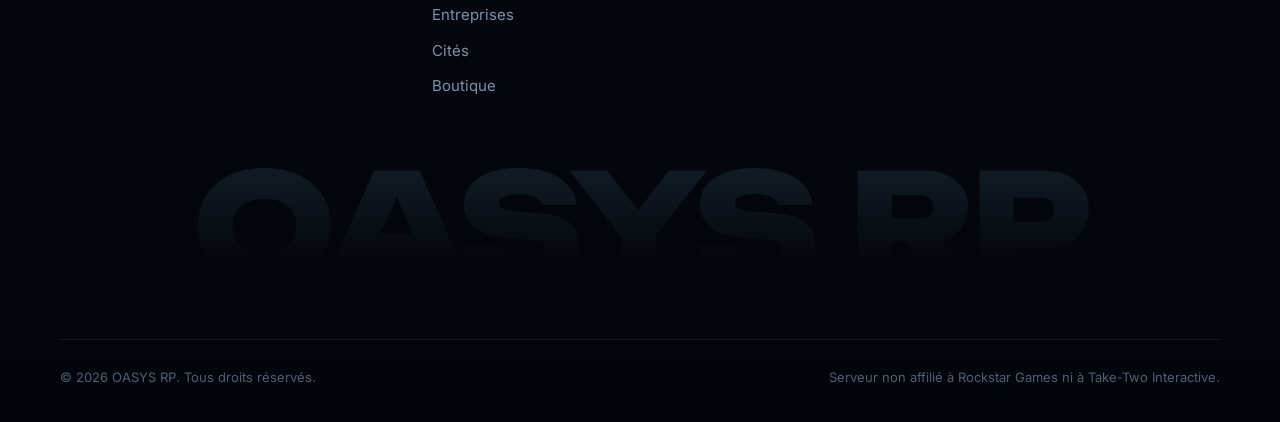
<file: entreprises.html>
<!doctype html>
<html lang="fr" class="no-js">
<head>
  <meta charset="utf-8">
  <meta name="viewport" content="width=device-width, initial-scale=1">
  <title>Entreprises légales — OASYS RP</title>
  <meta name="description" content="Les entreprises légales d'OASYS RP : disponibles ou occupées, postule pour reprendre une entreprise.">
  <meta name="theme-color" content="#04080f">
  <link rel="icon" type="image/png" href="assets/img/favicon.png">
  <link rel="apple-touch-icon" href="assets/img/apple-touch-icon.png">
  <link rel="preconnect" href="https://fonts.googleapis.com">
  <link rel="preconnect" href="https://fonts.gstatic.com" crossorigin>
  <link rel="stylesheet" href="https://fonts.googleapis.com/css2?family=Inter:wght@400;500;600&family=Unbounded:wght@500;600;700;800&display=swap">
  <link rel="stylesheet" href="assets/css/style.css">
  <script src="config/config.js" defer></script>
  <script src="assets/js/main.js" defer></script>
</head>
<body data-page="entreprises">

  <header data-header></header>

  <main>
    <section class="page-hero">
      <div class="page-hero__bg"><img src="assets/img/pompiers.webp" alt=""></div>
      <div class="wrap intro">
        <p class="crumb"><a href="index.html">Accueil</a><i>/</i>Entreprises</p>
        <p class="eyebrow">Pôle légal</p>
        <h1 class="title-xl">Entreprises <em>légales</em></h1>
        <p class="lead">Services publics, commerces et institutions. Les entreprises disponibles peuvent être reprises sur demande auprès du staff.</p>
        <div class="page-hero__meta">
          <div><b data-count="entreprises-libres">00</b><span>Disponibles</span></div>
          <div><b data-count="entreprises">00</b><span>Entreprises</span></div>
        </div>
      </div>
    </section>

    <section class="section">
      <div class="wrap">
        <div data-roster="entreprises"></div>

        <p class="note-line" data-reveal>
          <svg viewBox="0 0 24 24" fill="none" stroke="currentColor" stroke-width="1.6" stroke-linecap="round"><circle cx="12" cy="12" r="9"/><path d="M12 11v6M12 7.5v.01"/></svg>
          <span>Pour reprendre une entreprise disponible, clique sur « Postuler » : tu seras redirigé vers le Discord pour ouvrir ta demande. Le staff étudie chaque candidature et te recontacte.</span>
        </p>
      </div>
    </section>

    <section class="cta">
      <div class="cta__bg"><img src="assets/img/gros-horloge.webp" alt="" loading="lazy"></div>
      <div class="wrap">
        <h2 class="title-lg" data-reveal>Une question sur une <em>reprise</em> ?</h2>
        <p class="lead" data-reveal>Le staff te répond directement sur le Discord.</p>
        <div class="cta__ctas" data-reveal>
          <a class="btn btn--sky" data-link="discord" href="rejoindre.html" data-icon="discord">Ouvrir le Discord</a>
          <a class="btn" href="cites.html">Voir les cités</a>
        </div>
      </div>
    </section>
  </main>

  <footer data-footer></footer>
</body>
</html>
</file>
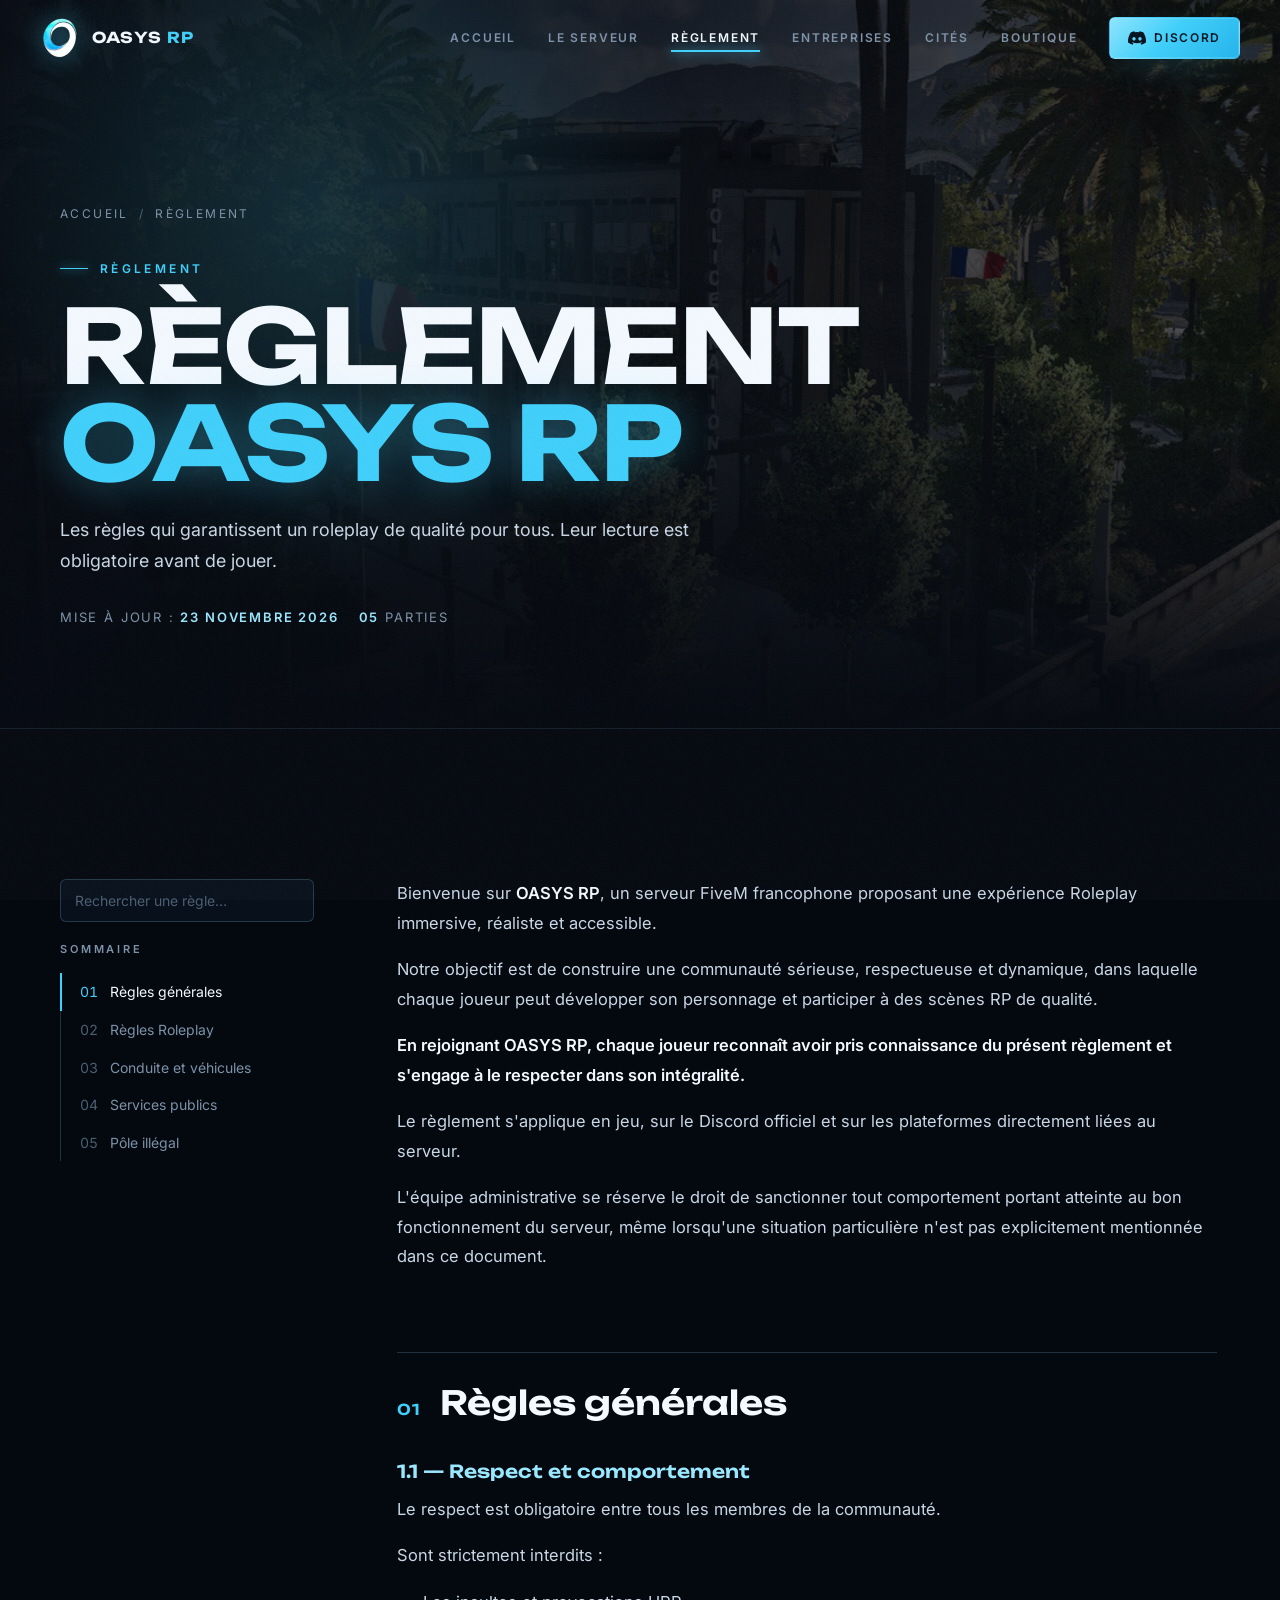
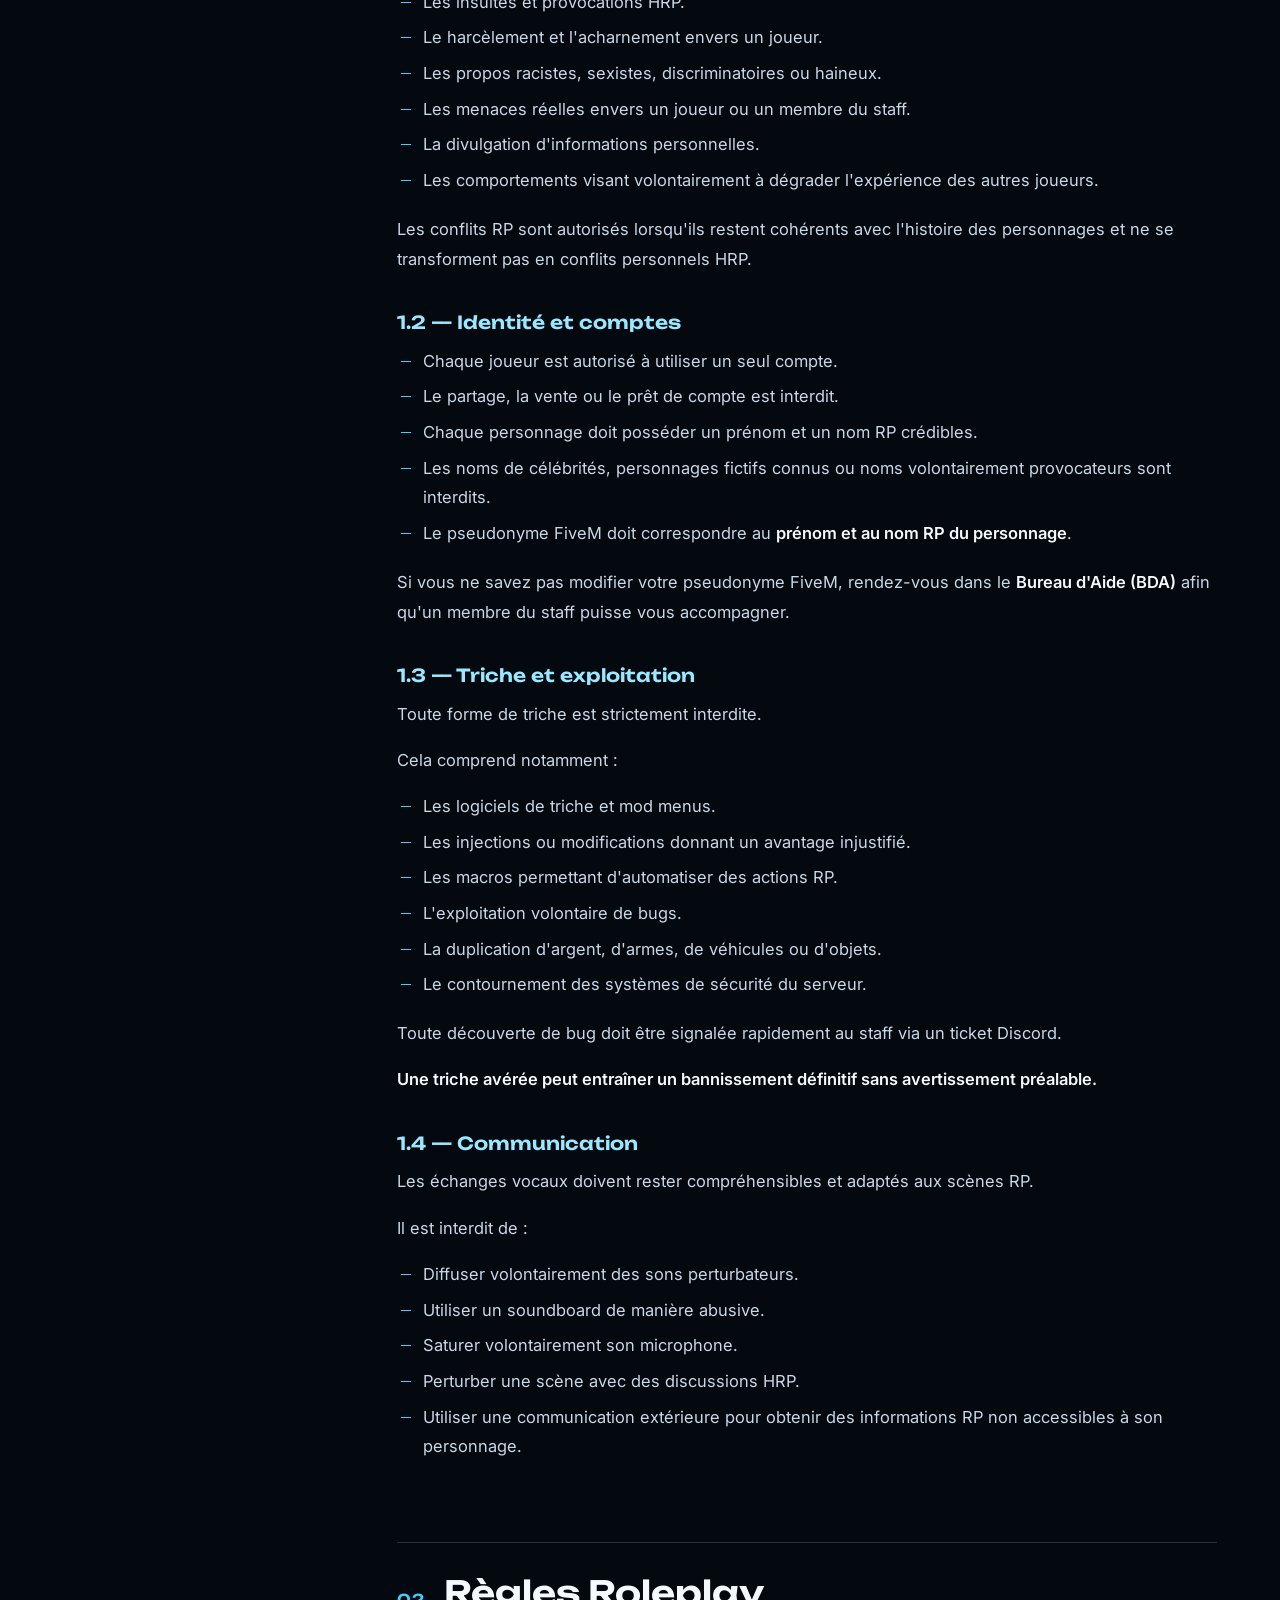
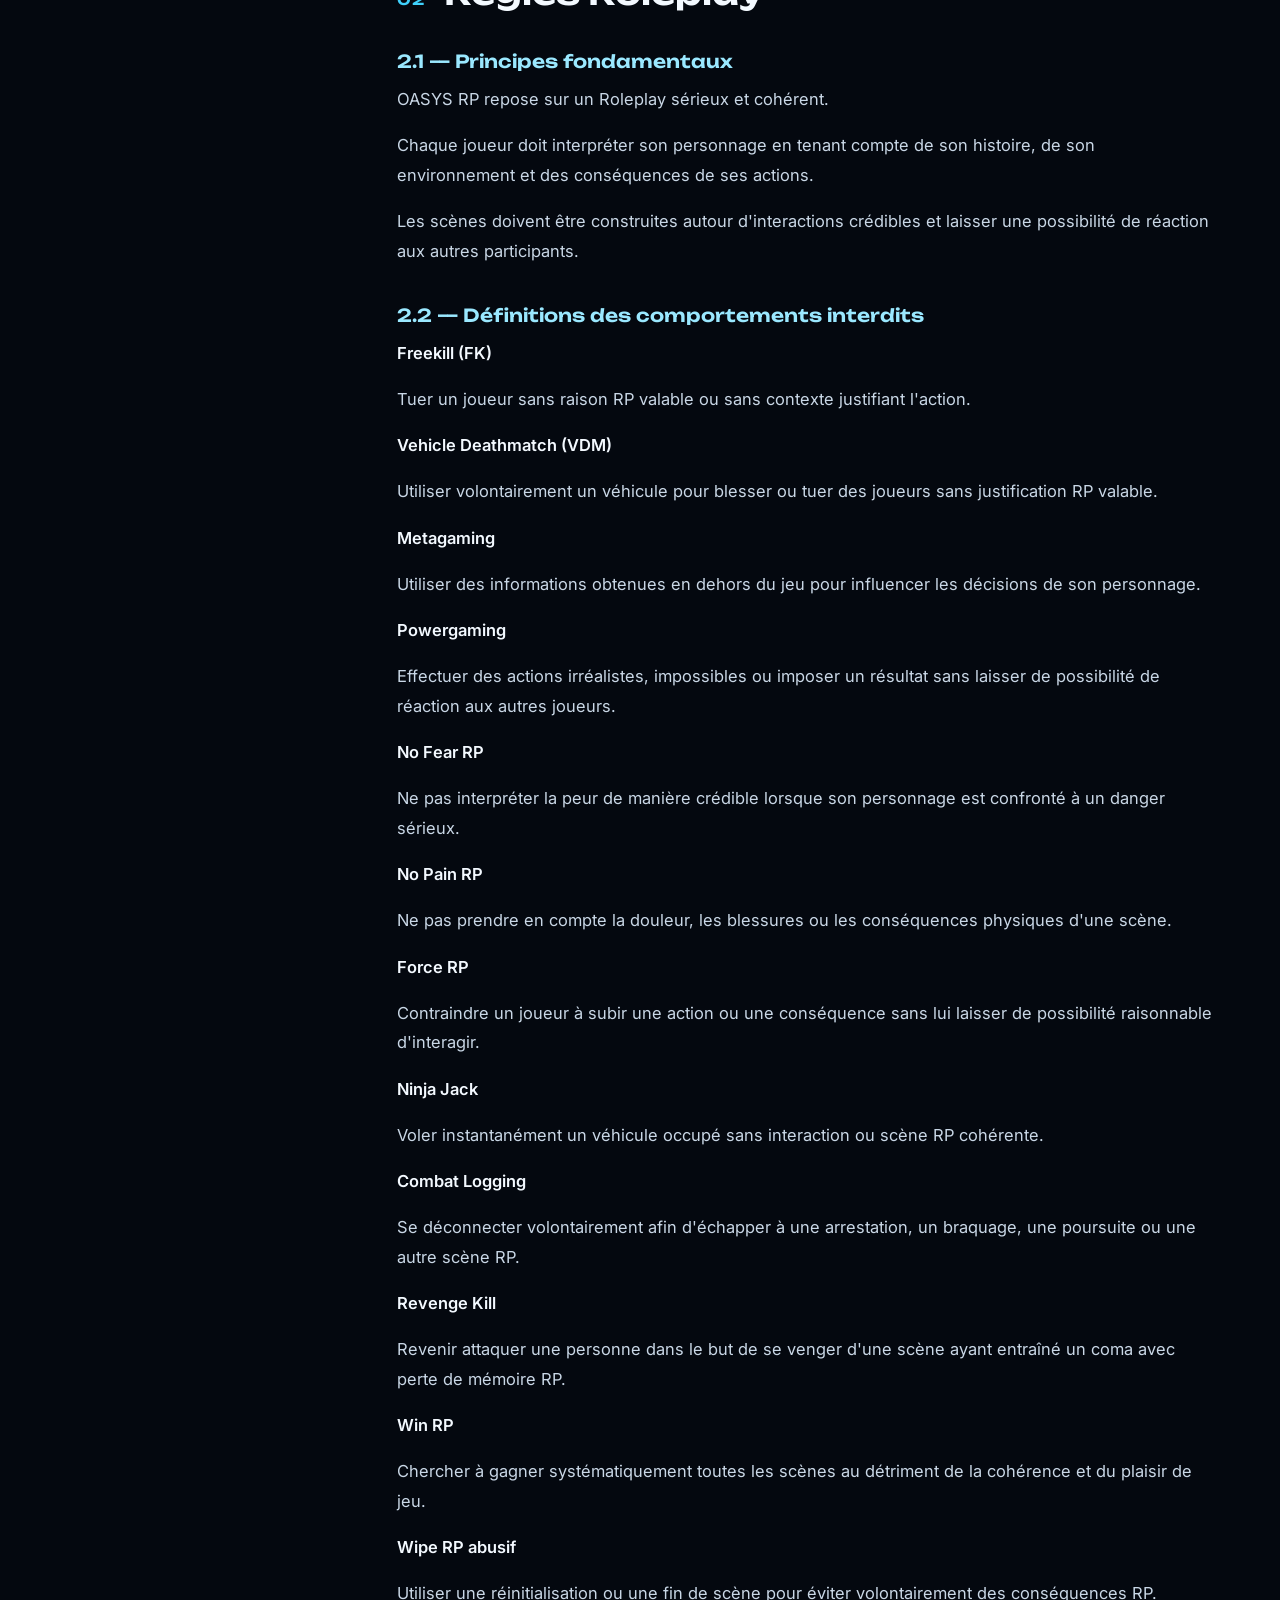
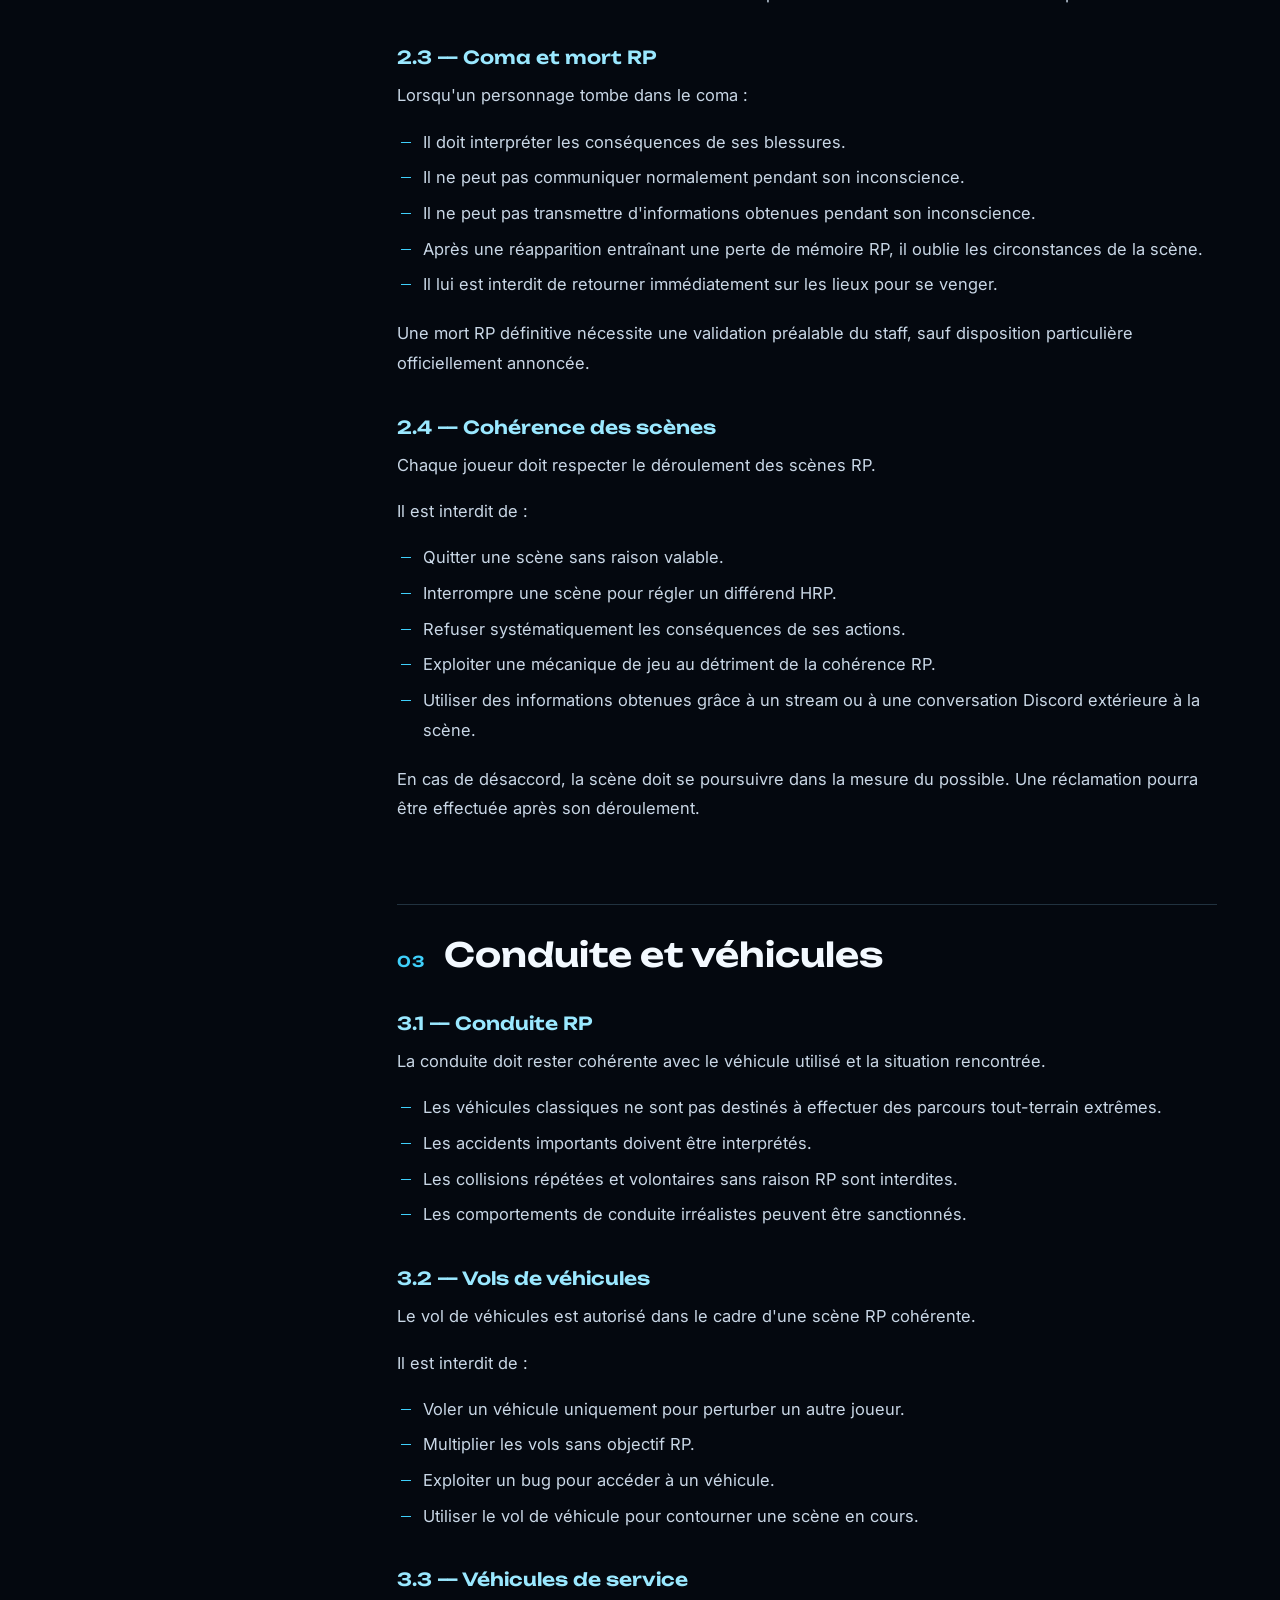
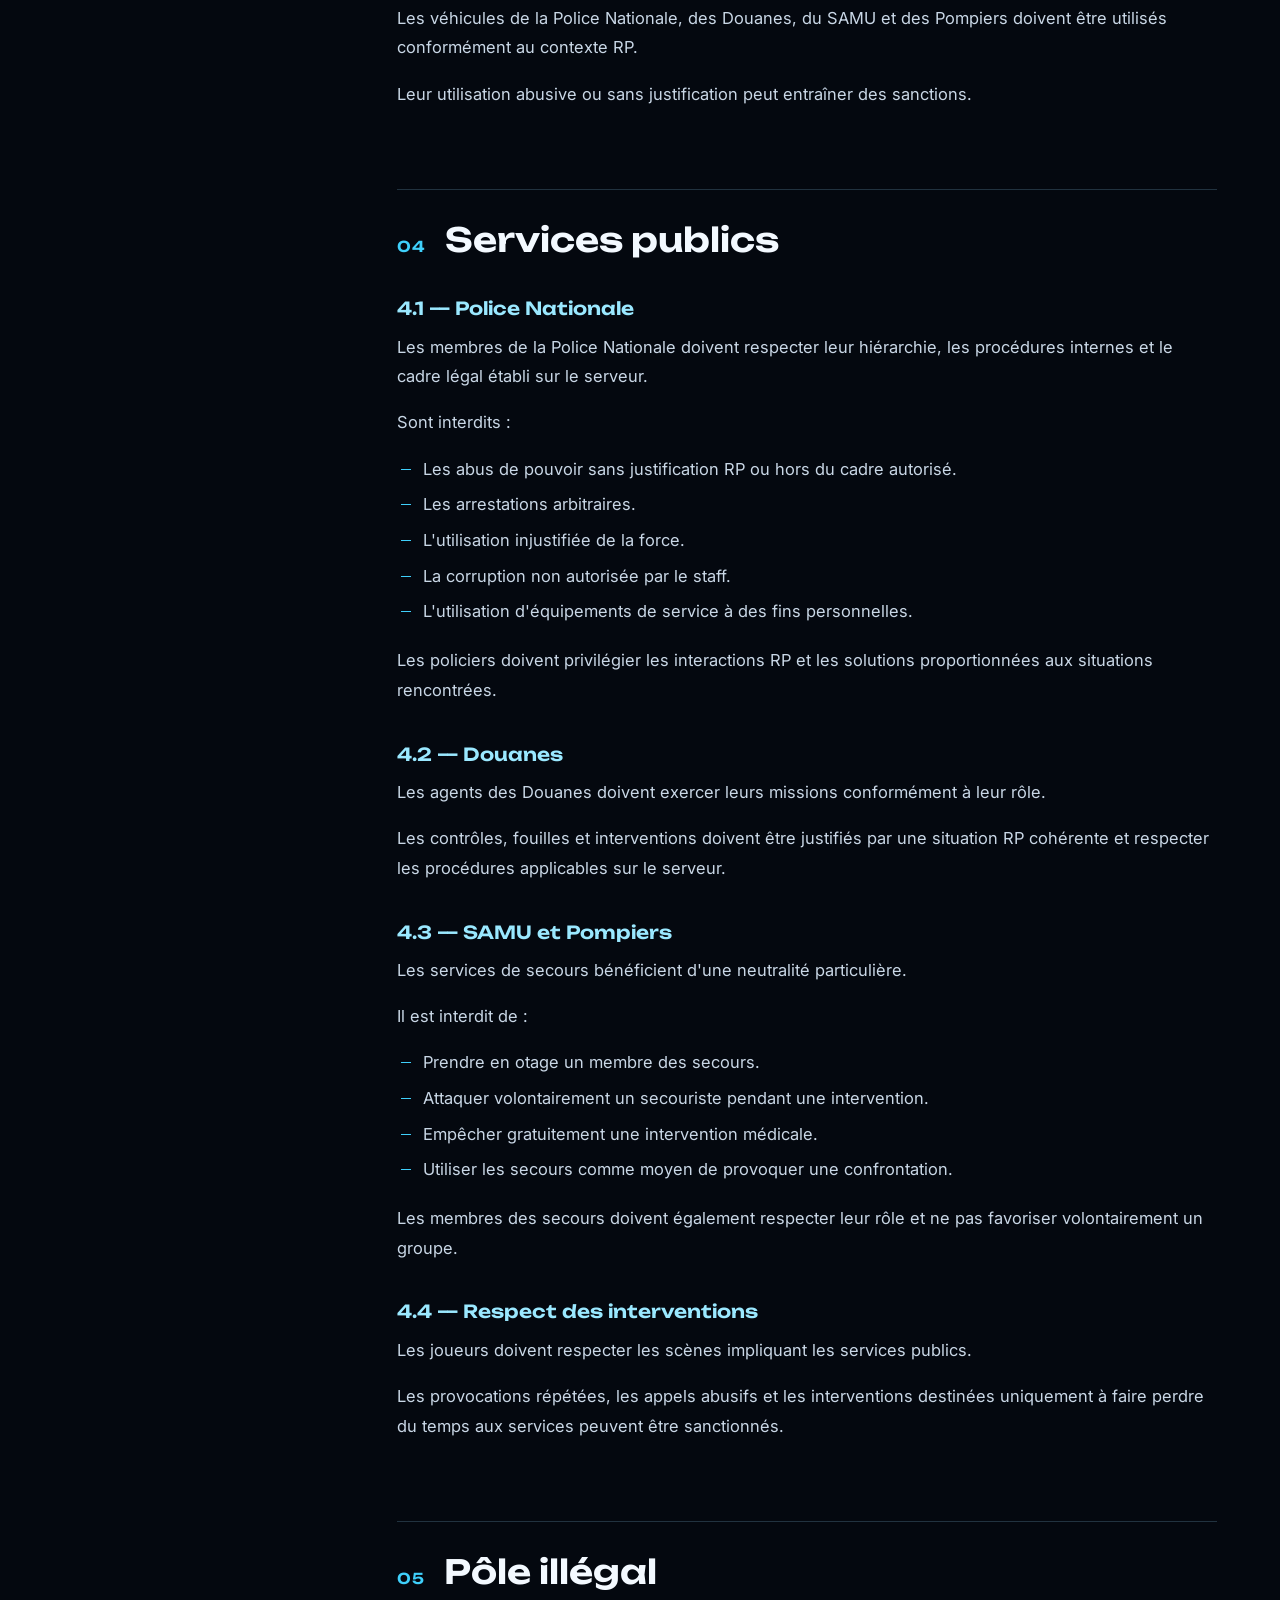
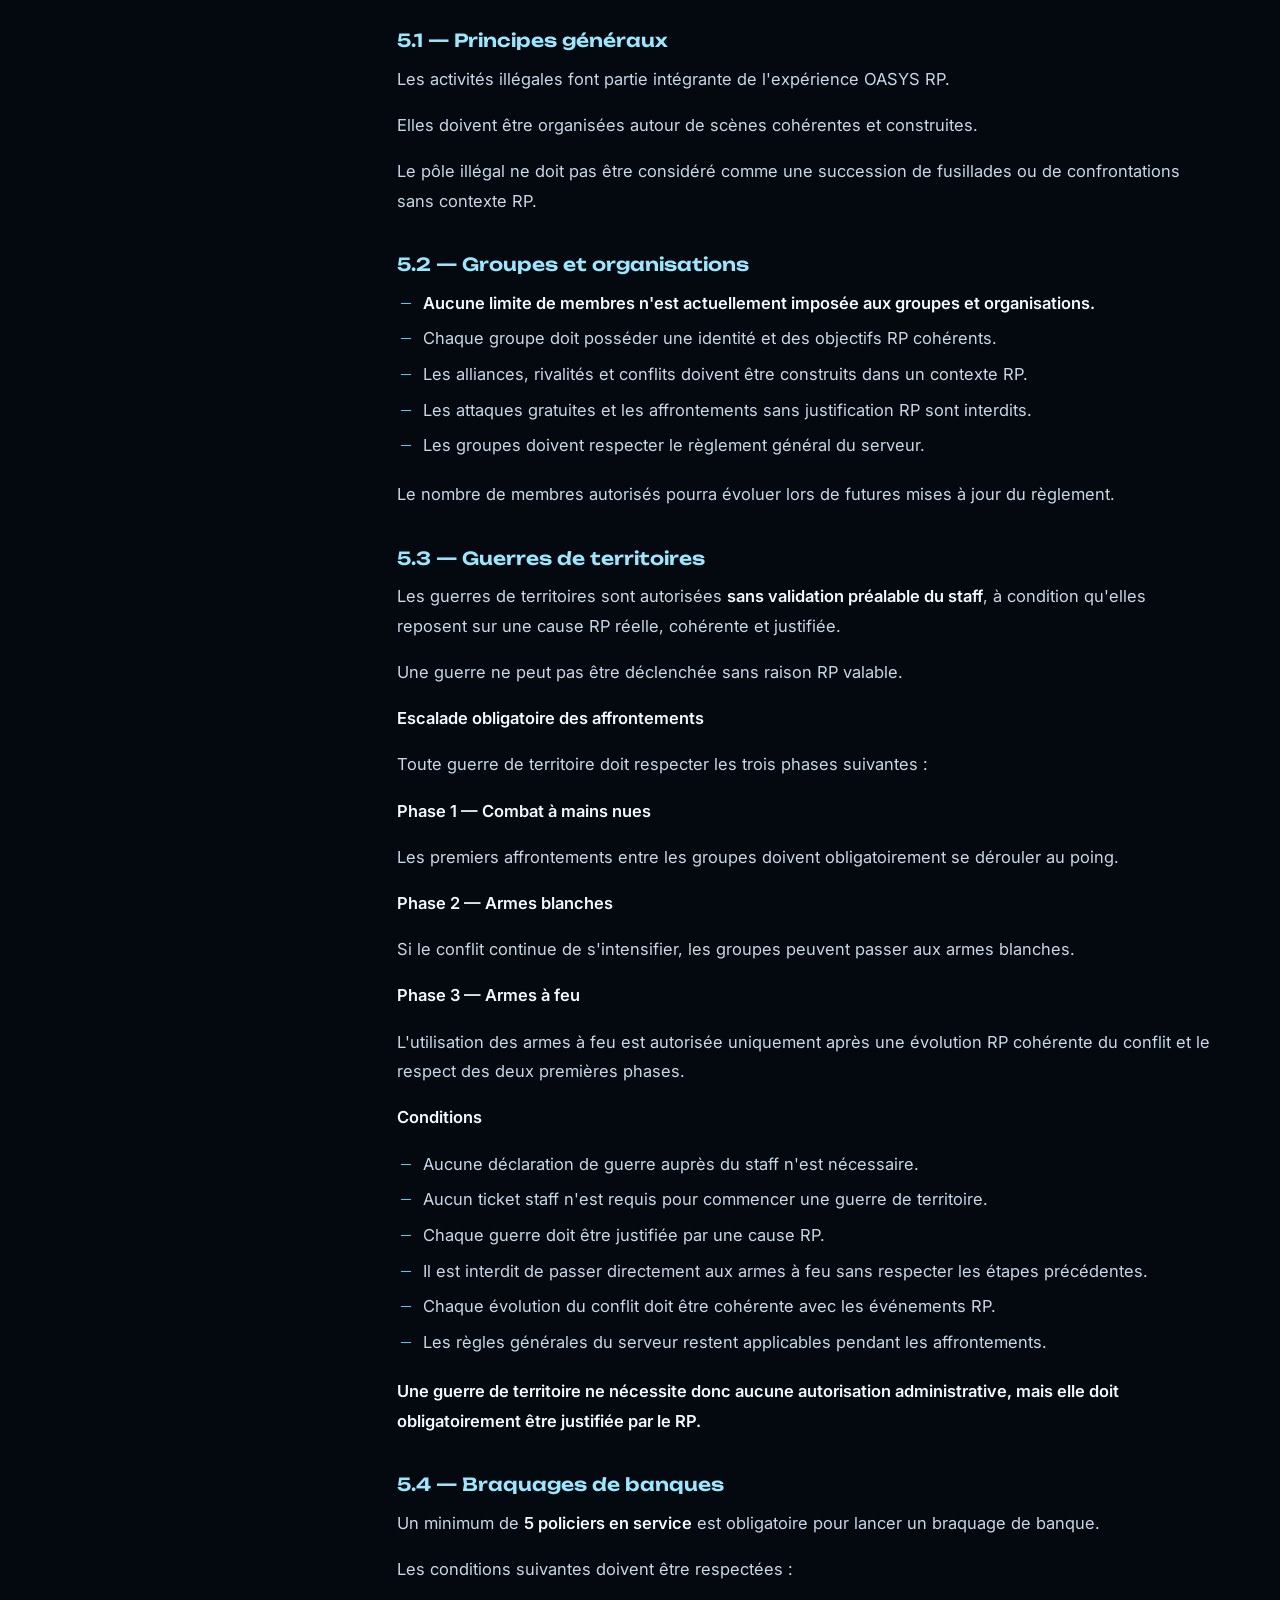
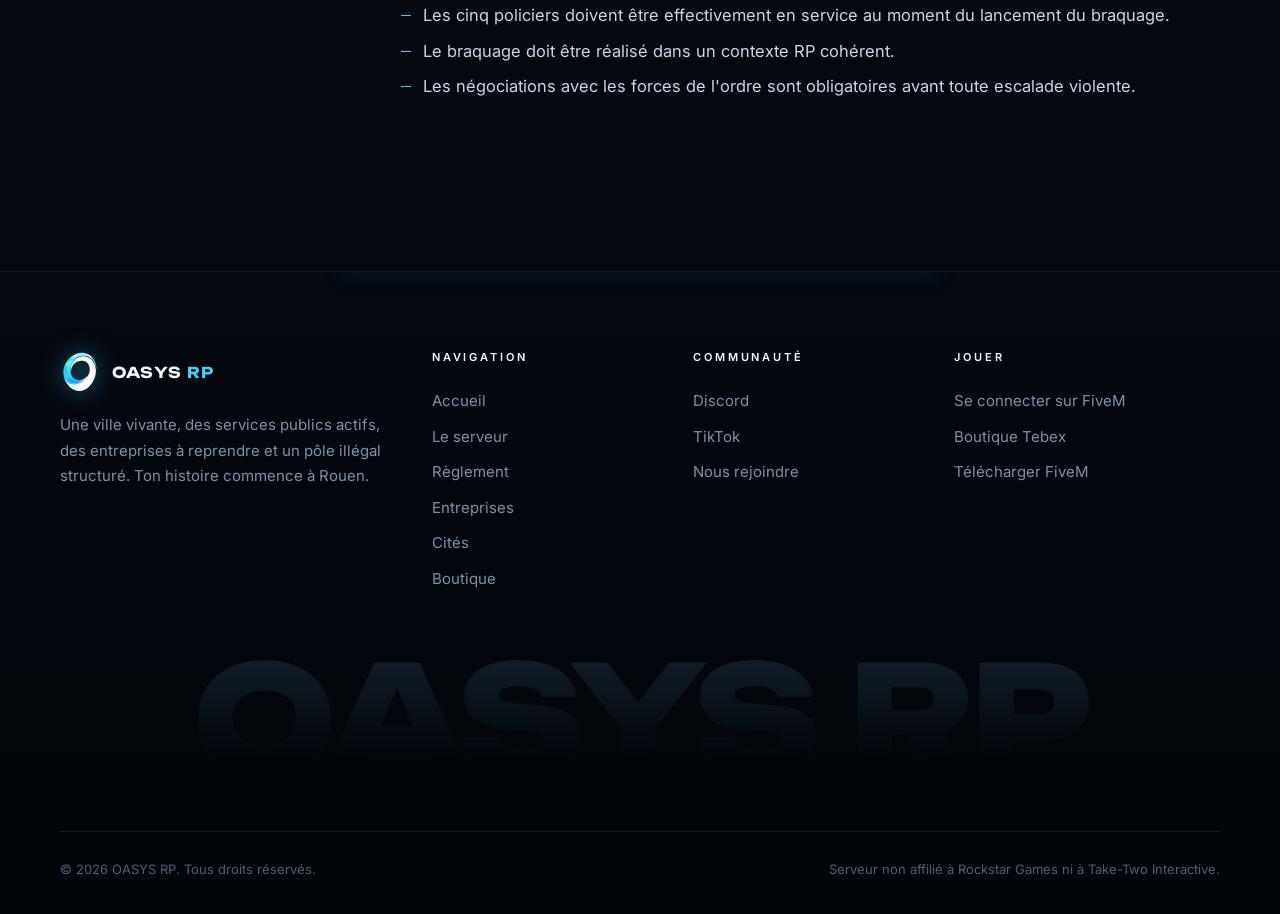
<file: reglement.html>
<!doctype html>
<html lang="fr" class="no-js">
<head>
  <meta charset="utf-8">
  <meta name="viewport" content="width=device-width, initial-scale=1">
  <title>Règlement — OASYS RP</title>
  <meta name="description" content="Règlement officiel du serveur FiveM OASYS RP.">
  <meta name="theme-color" content="#04080f">
  <link rel="icon" type="image/png" href="assets/img/favicon.png">
  <link rel="apple-touch-icon" href="assets/img/apple-touch-icon.png">
  <link rel="preconnect" href="https://fonts.googleapis.com">
  <link rel="preconnect" href="https://fonts.gstatic.com" crossorigin>
  <link rel="stylesheet" href="https://fonts.googleapis.com/css2?family=Inter:wght@400;500;600&family=Unbounded:wght@500;600;700;800&display=swap">
  <link rel="stylesheet" href="assets/css/style.css">
  <script src="config/config.js" defer></script>
  <!-- Le texte du règlement se modifie dans config/reglement.js -->
  <script src="config/reglement.js" defer></script>
  <script src="assets/js/main.js" defer></script>
</head>
<body data-page="reglement">

  <header data-header></header>

  <main>
    <section class="page-hero">
      <div class="page-hero__bg"><img src="assets/img/police.webp" alt=""></div>
      <div class="wrap intro">
        <p class="crumb"><a href="index.html">Accueil</a><i>/</i>Règlement</p>
        <p class="eyebrow">Règlement</p>
        <h1 class="title-xl">Règlement <em>OASYS RP</em></h1>
        <p class="lead">Les règles qui garantissent un roleplay de qualité pour tous. Leur lecture est obligatoire avant de jouer.</p>
        <div class="rules-meta">
          <span>Mise à jour : <b data-rules-date></b></span>
          <span><b data-rules-count>00</b> parties</span>
        </div>
      </div>
    </section>

    <section class="section">
      <div class="wrap rules-layout">
        <aside class="toc" aria-label="Sommaire du règlement">
          <label class="sr-only" for="rules-search">Rechercher dans le règlement</label>
          <input class="toc__search" id="rules-search" type="search" placeholder="Rechercher une règle…" data-rules-search autocomplete="off">
          <p class="toc__title">Sommaire</p>
          <ol data-toc></ol>
        </aside>

        <article class="rules" data-rules>
          <noscript><p>Active JavaScript pour afficher le règlement.</p></noscript>
        </article>
      </div>
    </section>
  </main>

  <footer data-footer></footer>
</body>
</html>
</file>
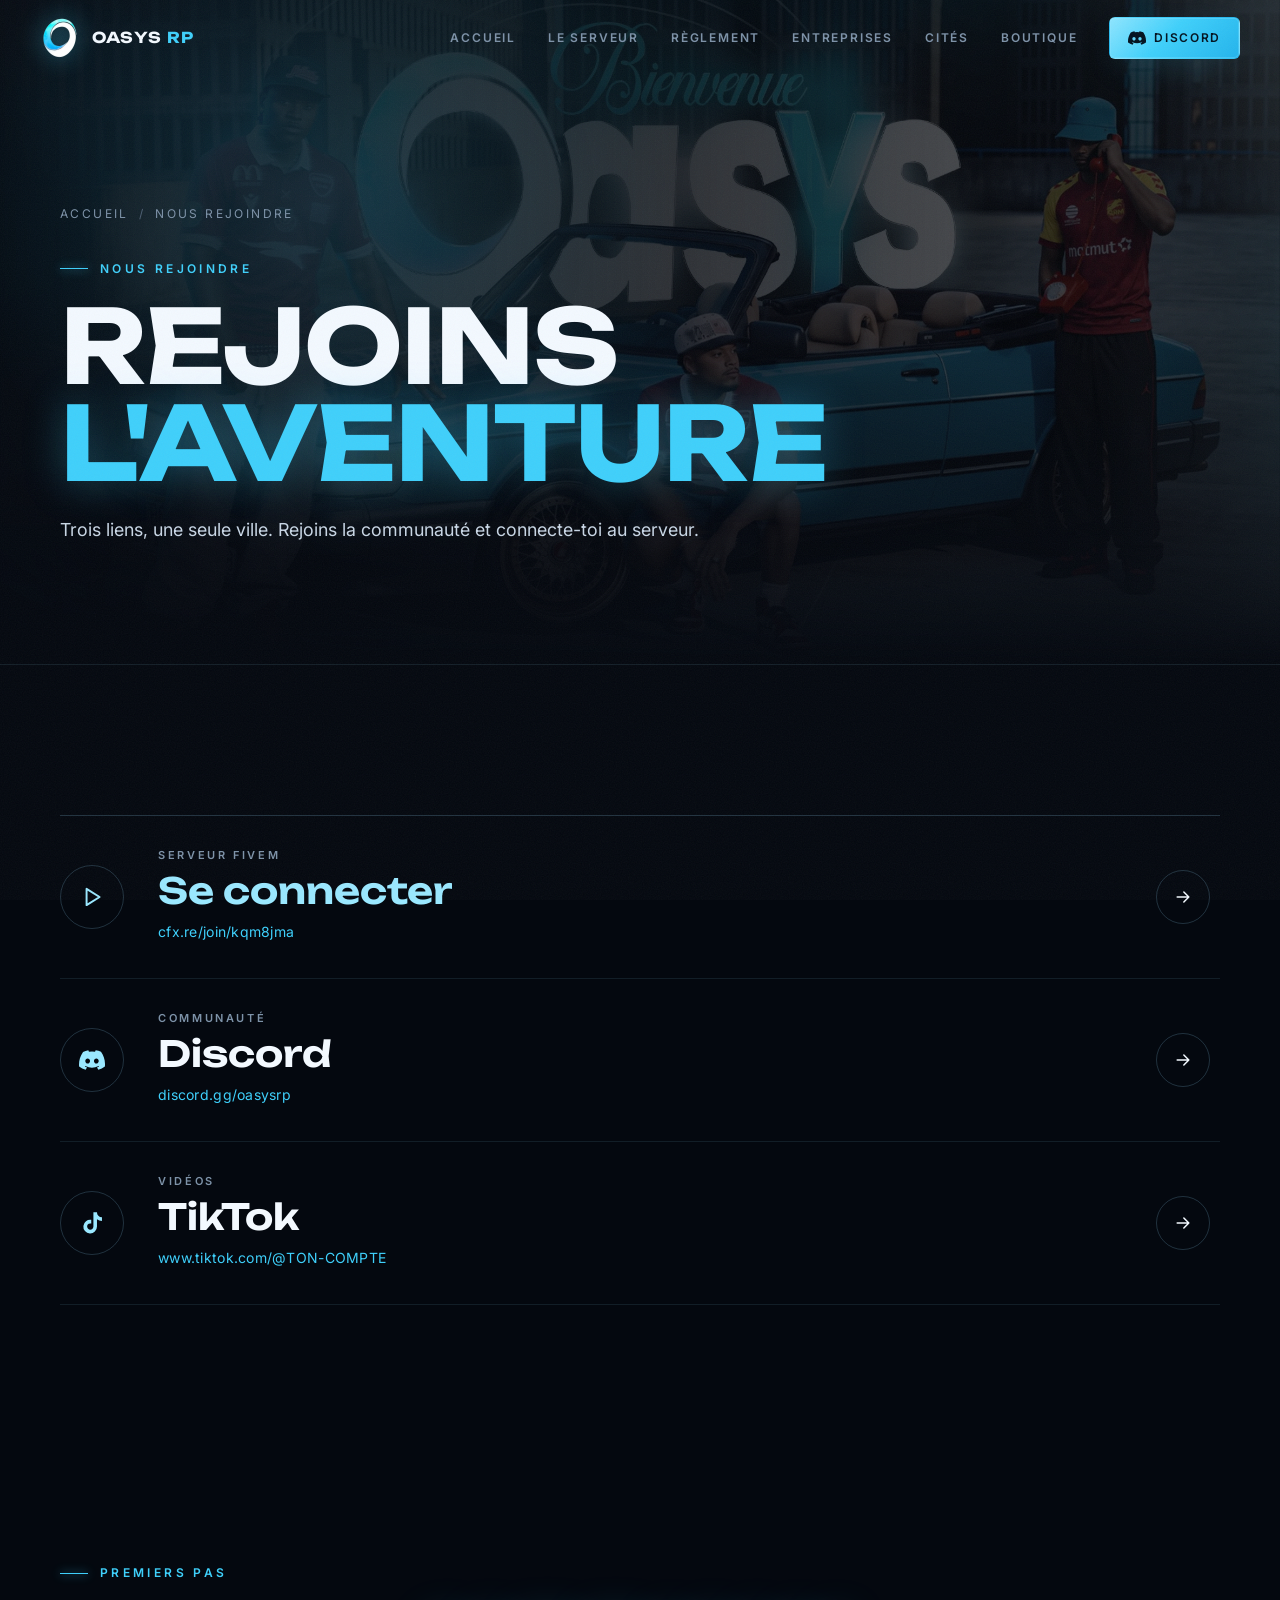
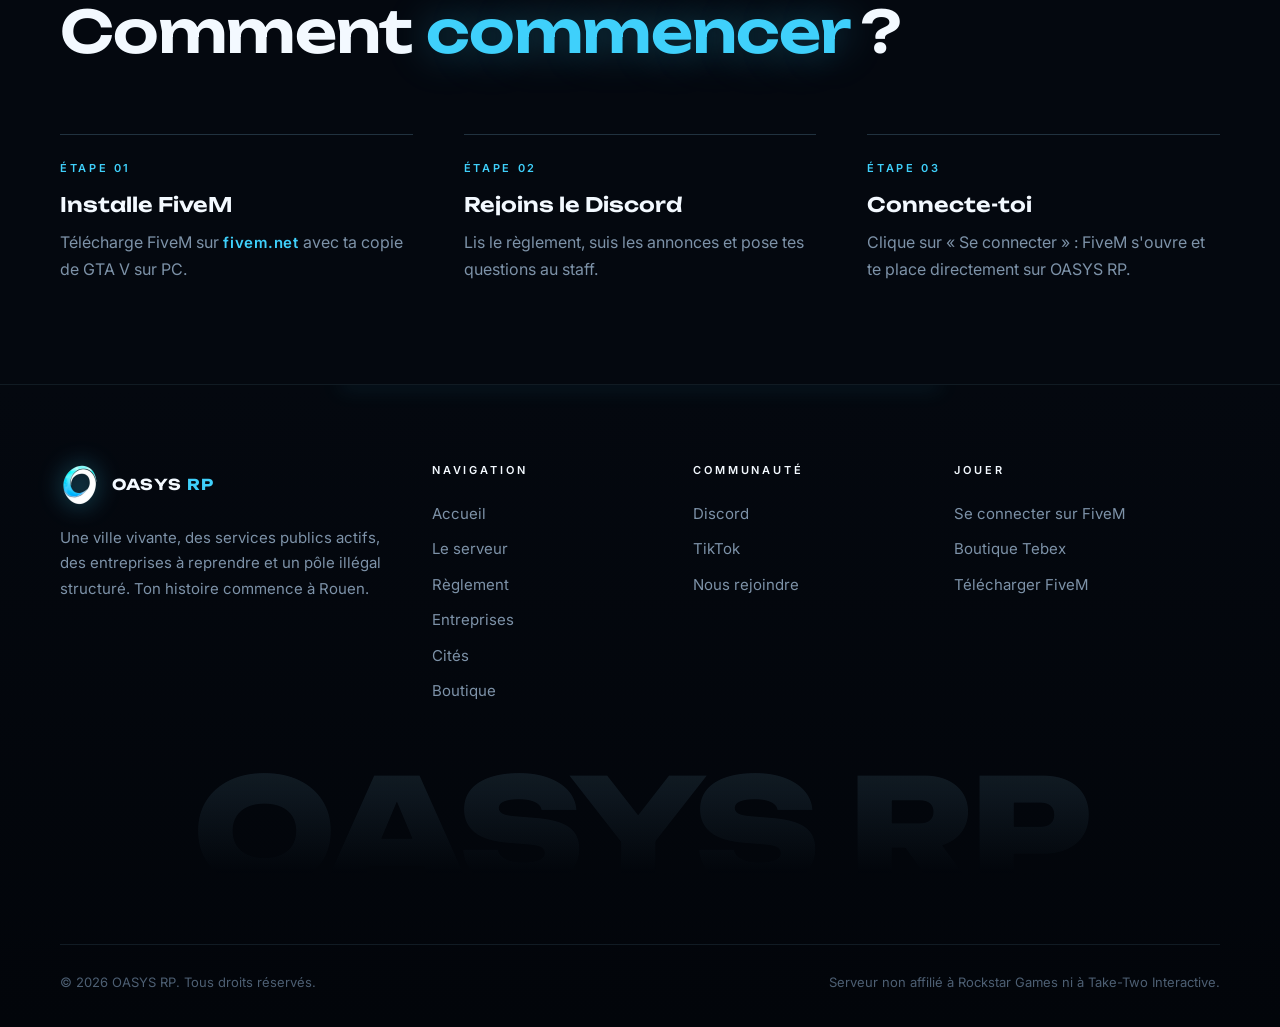
<file: rejoindre.html>
<!doctype html>
<html lang="fr" class="no-js">
<head>
  <meta charset="utf-8">
  <meta name="viewport" content="width=device-width, initial-scale=1">
  <title>Nous rejoindre — OASYS RP</title>
  <meta name="description" content="Rejoins OASYS RP : Discord, TikTok et connexion directe au serveur FiveM.">
  <meta name="theme-color" content="#04080f">
  <link rel="icon" type="image/png" href="assets/img/favicon.png">
  <link rel="apple-touch-icon" href="assets/img/apple-touch-icon.png">
  <link rel="preconnect" href="https://fonts.googleapis.com">
  <link rel="preconnect" href="https://fonts.gstatic.com" crossorigin>
  <link rel="stylesheet" href="https://fonts.googleapis.com/css2?family=Inter:wght@400;500;600&family=Unbounded:wght@500;600;700;800&display=swap">
  <link rel="stylesheet" href="assets/css/style.css">
  <script src="config/config.js" defer></script>
  <script src="assets/js/main.js" defer></script>
</head>
<body data-page="rejoindre">

  <header data-header></header>

  <main>
    <section class="page-hero">
      <div class="page-hero__bg"><img src="assets/img/banniere.webp" alt=""></div>
      <div class="wrap intro">
        <p class="crumb"><a href="index.html">Accueil</a><i>/</i>Nous rejoindre</p>
        <p class="eyebrow">Nous rejoindre</p>
        <h1 class="title-xl">Rejoins <em>l'aventure</em></h1>
        <p class="lead">Trois liens, une seule ville. Rejoins la communauté et connecte-toi au serveur.</p>
      </div>
    </section>

    <section class="section">
      <div class="wrap">
        <div class="joins" data-stagger>
          <a class="join join--main" data-link="fivem" href="#" data-reveal>
            <span class="join__icon" data-icon="play"></span>
            <span><span class="join__label">Serveur FiveM</span><span class="join__name">Se connecter</span><span class="join__url" data-text="fivem"></span></span>
            <span class="join__go" data-icon="arrow"></span>
          </a>
          <a class="join" data-link="discord" href="#" data-reveal>
            <span class="join__icon" data-icon="discord"></span>
            <span><span class="join__label">Communauté</span><span class="join__name">Discord</span><span class="join__url" data-text="discord"></span></span>
            <span class="join__go" data-icon="arrow"></span>
          </a>
          <a class="join" data-link="tiktok" href="#" data-reveal>
            <span class="join__icon" data-icon="tiktok"></span>
            <span><span class="join__label">Vidéos</span><span class="join__name">TikTok</span><span class="join__url" data-text="tiktok"></span></span>
            <span class="join__go" data-icon="arrow"></span>
          </a>
        </div>
      </div>
    </section>

    <section class="section section--tight">
      <div class="wrap">
        <div class="section-head">
          <div>
            <p class="eyebrow" data-reveal>Premiers pas</p>
            <h2 class="title-lg" data-reveal>Comment <em>commencer</em> ?</h2>
          </div>
        </div>
        <div class="steps" data-stagger>
          <div class="step" data-reveal><h3>Installe FiveM</h3><p>Télécharge FiveM sur <a class="link-arrow" style="padding:0;letter-spacing:.05em;text-transform:none;font-size:15px" href="https://fivem.net" target="_blank" rel="noopener">fivem.net</a> avec ta copie de GTA V sur PC.</p></div>
          <div class="step" data-reveal><h3>Rejoins le Discord</h3><p>Lis le règlement, suis les annonces et pose tes questions au staff.</p></div>
          <div class="step" data-reveal><h3>Connecte-toi</h3><p>Clique sur « Se connecter » : FiveM s'ouvre et te place directement sur OASYS RP.</p></div>
        </div>
      </div>
    </section>
  </main>

  <footer data-footer></footer>
</body>
</html>
</file>
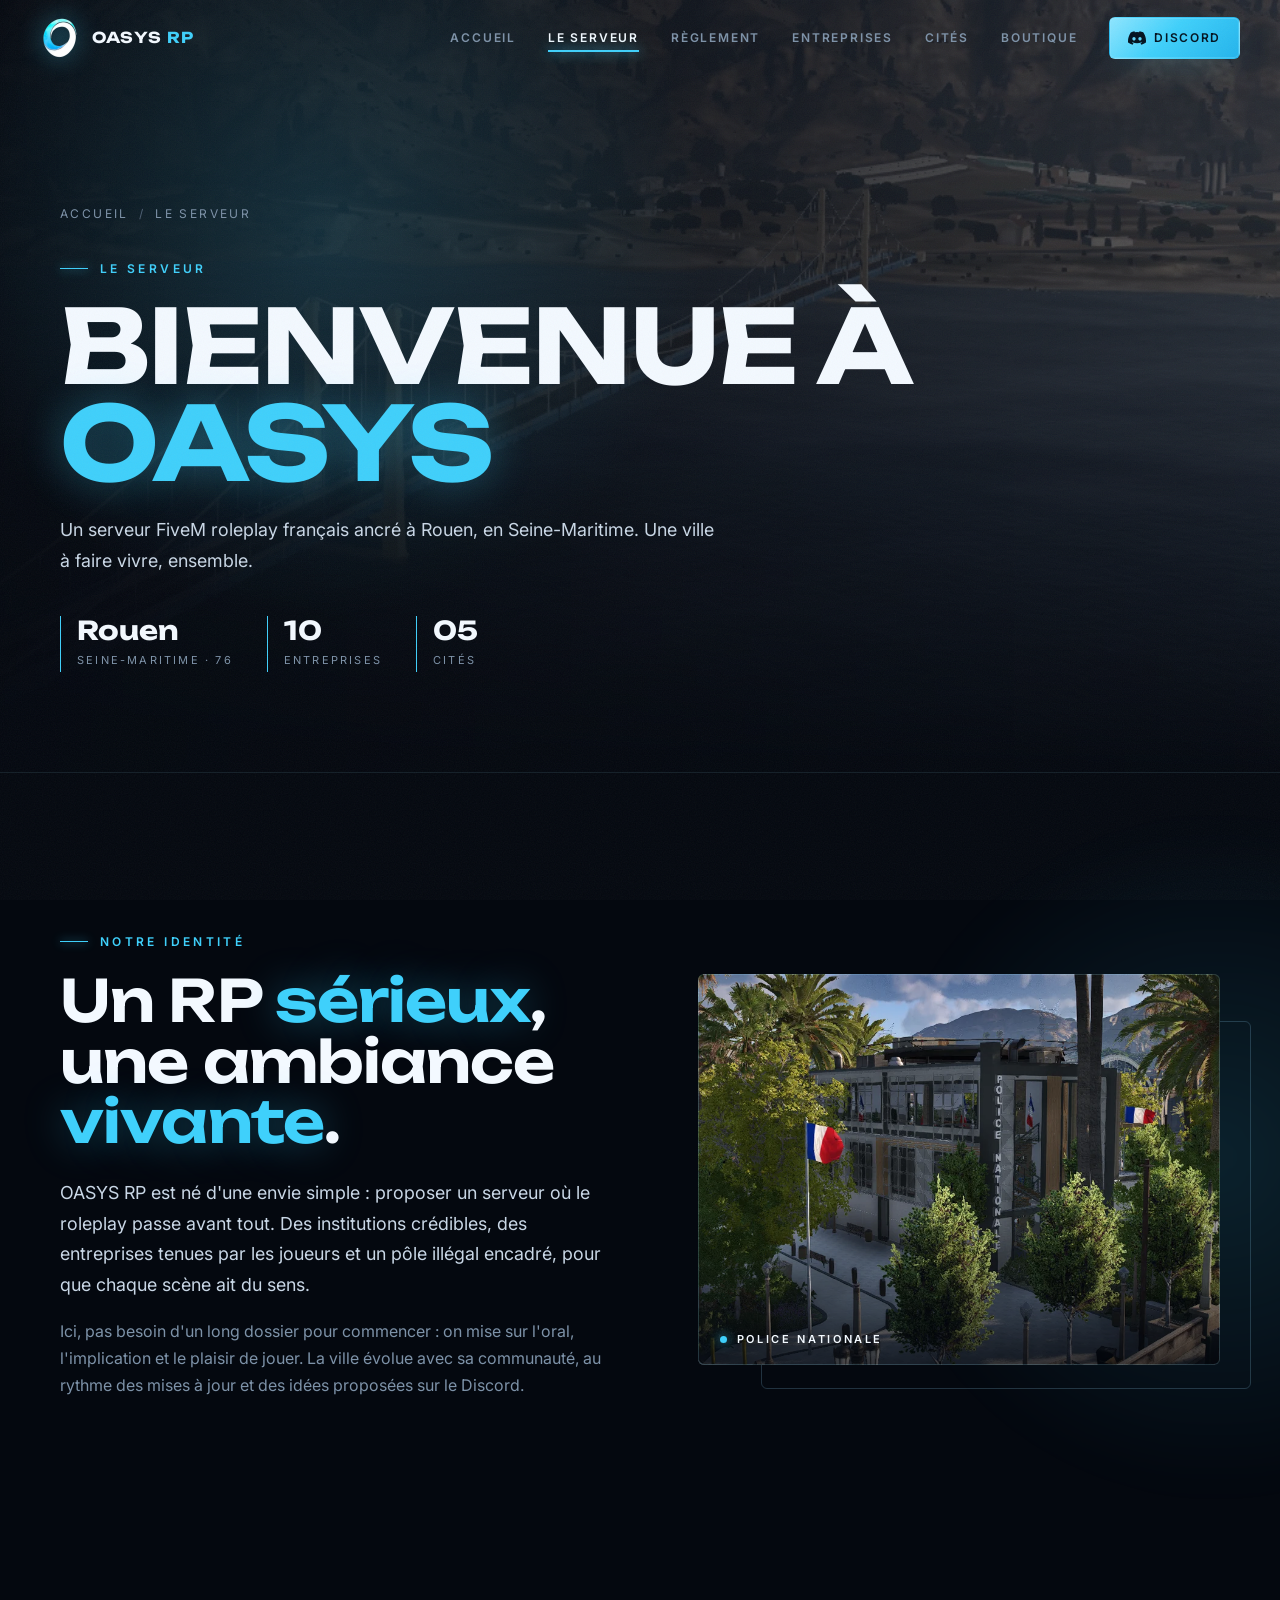
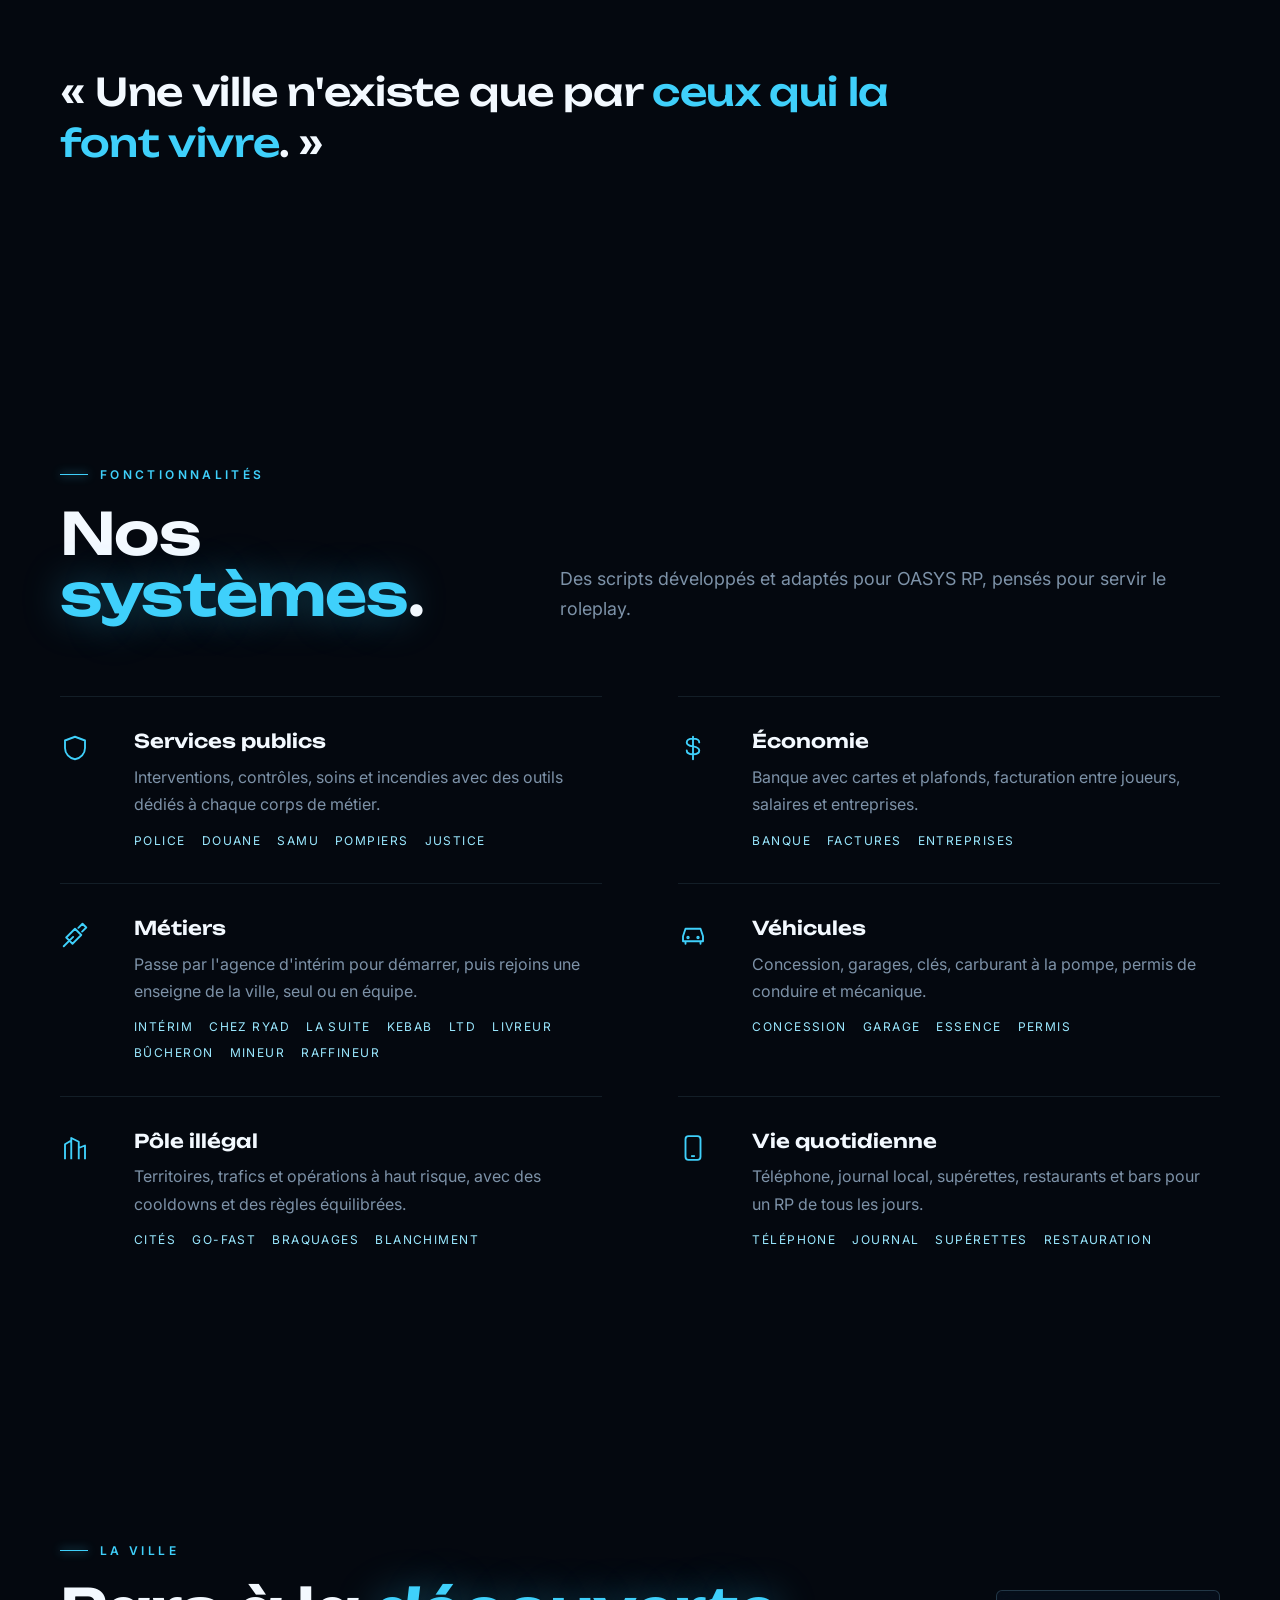
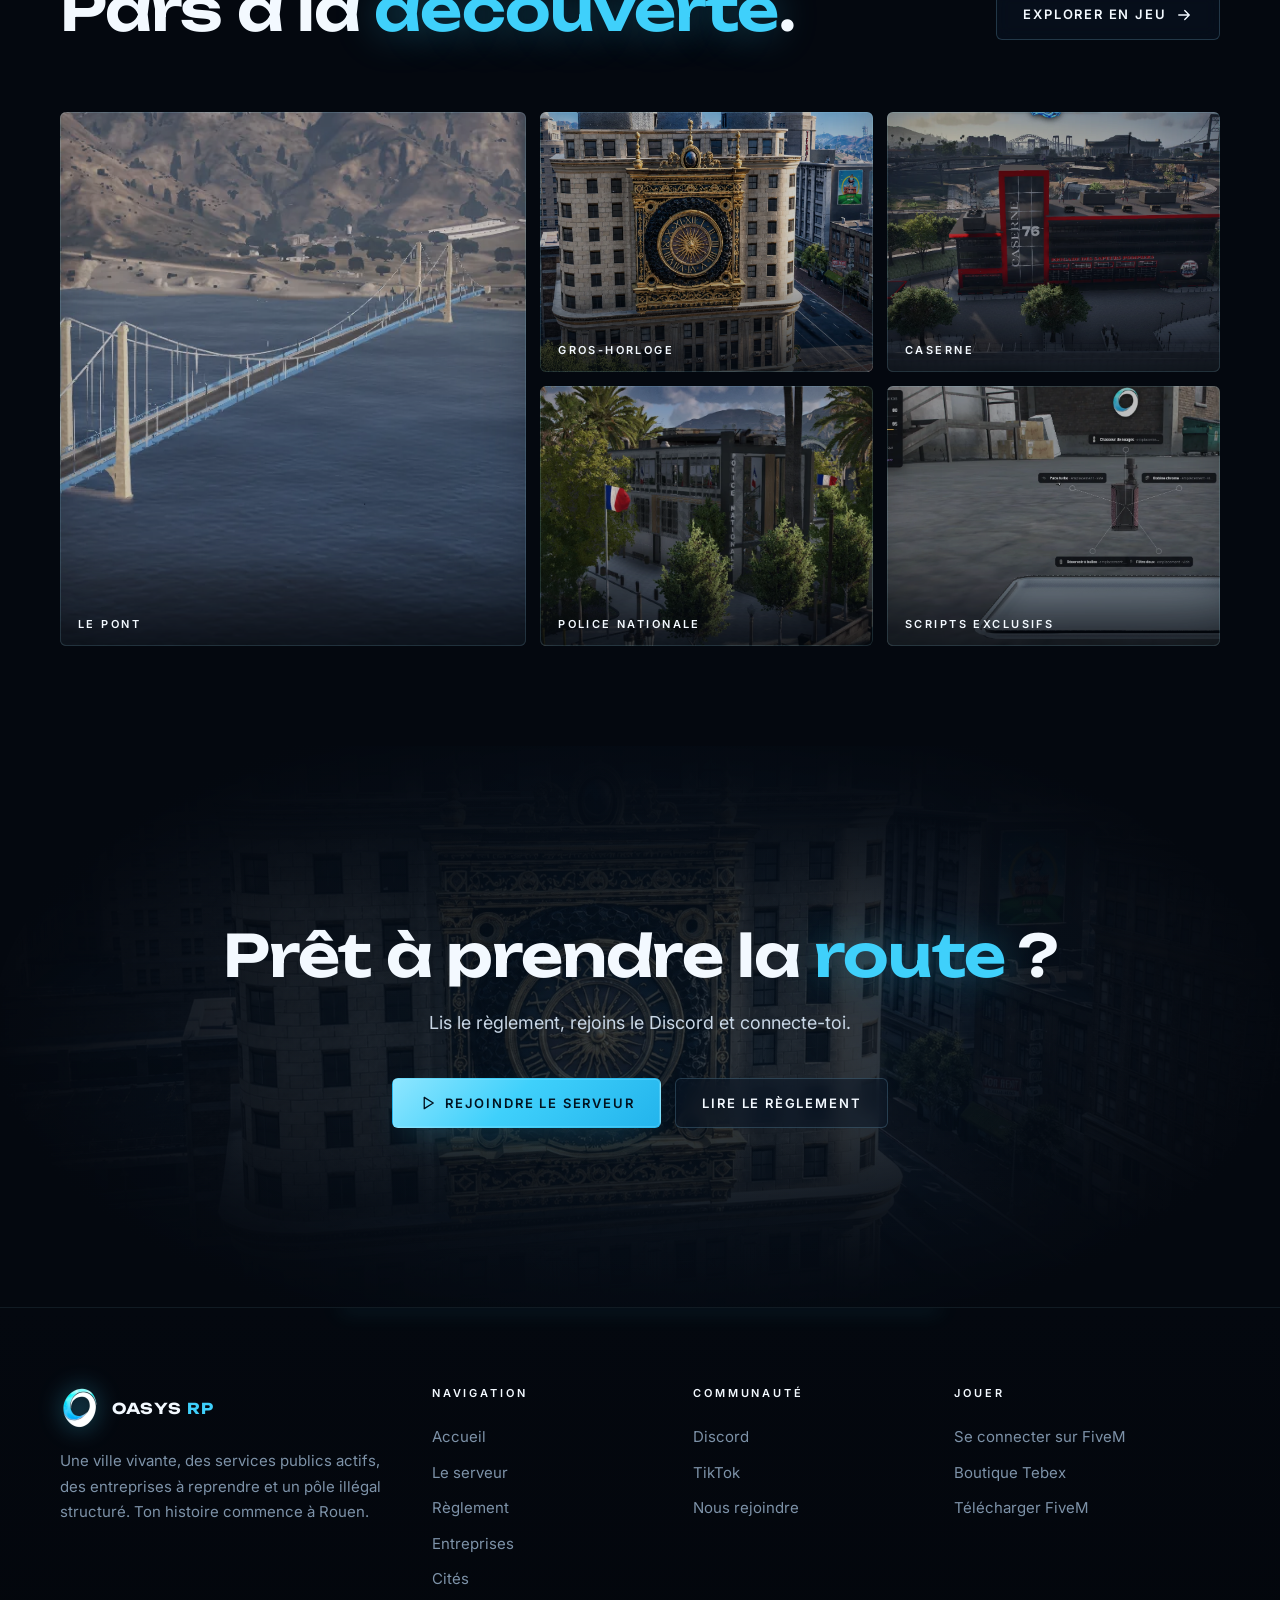
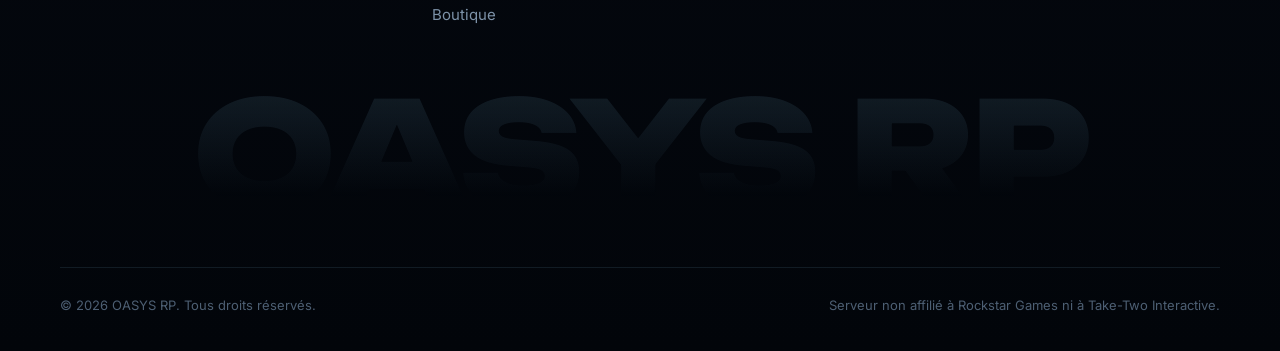
<file: serveur.html>
<!doctype html>
<html lang="fr" class="no-js">
<head>
  <meta charset="utf-8">
  <meta name="viewport" content="width=device-width, initial-scale=1">
  <title>Le serveur — OASYS RP</title>
  <meta name="description" content="Découvre OASYS RP : son identité, son histoire et ses systèmes de jeu.">
  <meta name="theme-color" content="#04080f">
  <link rel="icon" type="image/png" href="assets/img/favicon.png">
  <link rel="apple-touch-icon" href="assets/img/apple-touch-icon.png">
  <link rel="preconnect" href="https://fonts.googleapis.com">
  <link rel="preconnect" href="https://fonts.gstatic.com" crossorigin>
  <link rel="stylesheet" href="https://fonts.googleapis.com/css2?family=Inter:wght@400;500;600&family=Unbounded:wght@500;600;700;800&display=swap">
  <link rel="stylesheet" href="assets/css/style.css">
  <script src="config/config.js" defer></script>
  <script src="assets/js/main.js" defer></script>
</head>
<body data-page="serveur">

  <header data-header></header>

  <main>
    <section class="page-hero">
      <div class="page-hero__bg"><img src="assets/img/pont.webp" alt=""></div>
      <div class="wrap intro">
        <p class="crumb"><a href="index.html">Accueil</a><i>/</i>Le serveur</p>
        <p class="eyebrow">Le serveur</p>
        <h1 class="title-xl">Bienvenue à <em>Oasys</em></h1>
        <p class="lead">Un serveur FiveM roleplay français ancré à Rouen, en Seine-Maritime. Une ville à faire vivre, ensemble.</p>
        <div class="page-hero__meta">
          <div><b>Rouen</b><span>Seine-Maritime · 76</span></div>
          <div><b data-count="entreprises">00</b><span>Entreprises</span></div>
          <div><b data-count="cites">00</b><span>Cités</span></div>
        </div>
      </div>
    </section>

    <!-- ============================================================ IDENTITÉ -->
    <section class="section">
      <div class="glow" style="right:-25%;top:0"></div>
      <div class="wrap split">
        <div>
          <p class="eyebrow" data-reveal>Notre identité</p>
          <h2 class="title-lg" data-reveal>Un RP <em>sérieux</em>, une ambiance <em>vivante</em>.</h2>
          <p class="lead" data-reveal style="margin-top:26px">
            OASYS RP est né d'une envie simple : proposer un serveur où le roleplay passe avant tout. Des institutions crédibles,
            des entreprises tenues par les joueurs et un pôle illégal encadré, pour que chaque scène ait du sens.
          </p>
          <p class="muted" data-reveal>
            Ici, pas besoin d'un long dossier pour commencer : on mise sur l'oral, l'implication et le plaisir de jouer.
            La ville évolue avec sa communauté, au rythme des mises à jour et des idées proposées sur le Discord.
          </p>
        </div>
        <div class="split__media" data-reveal="right">
          <div class="frame">
            <img src="assets/img/police.webp" alt="Le commissariat de Police Nationale" loading="lazy" width="1360" height="644">
            <span class="frame__tag">Police Nationale</span>
          </div>
        </div>
      </div>
    </section>

    <!-- ============================================================ CITATION -->
    <section class="section--tight">
      <div class="wrap">
        <p class="quote" data-reveal>« Une ville n'existe que par <em>ceux qui la font vivre</em>. »</p>
      </div>
    </section>

    <!-- ============================================================ SYSTÈMES -->
    <section class="section">
      <div class="wrap">
        <div class="section-head">
          <div>
            <p class="eyebrow" data-reveal>Fonctionnalités</p>
            <h2 class="title-lg" data-reveal>Nos <em>systèmes</em>.</h2>
          </div>
          <p class="lead muted" data-reveal>Des scripts développés et adaptés pour OASYS RP, pensés pour servir le roleplay.</p>
        </div>

        <div class="systems" data-stagger>
          <div class="system" data-reveal>
            <svg viewBox="0 0 24 24" fill="none" stroke="currentColor" stroke-width="1.5" stroke-linejoin="round"><path d="M12 3 4 6v6c0 4.5 3.4 8.3 8 9 4.6-.7 8-4.5 8-9V6l-8-3Z"/></svg>
            <div><h3>Services publics</h3><p>Interventions, contrôles, soins et incendies avec des outils dédiés à chaque corps de métier.</p>
              <div class="tags"><span>Police</span><span>Douane</span><span>SAMU</span><span>Pompiers</span><span>Justice</span></div></div>
          </div>
          <div class="system" data-reveal>
            <svg viewBox="0 0 24 24" fill="none" stroke="currentColor" stroke-width="1.5" stroke-linecap="round"><path d="M12 3v18M17 7.5c0-1.9-2.2-3-5-3s-5 1.1-5 3 2.2 2.7 5 3.2 5 1.4 5 3.3-2.2 3-5 3-5-1.1-5-3"/></svg>
            <div><h3>Économie</h3><p>Banque avec cartes et plafonds, facturation entre joueurs, salaires et entreprises.</p>
              <div class="tags"><span>Banque</span><span>Factures</span><span>Entreprises</span></div></div>
          </div>
          <div class="system" data-reveal>
            <svg viewBox="0 0 24 24" fill="none" stroke="currentColor" stroke-width="1.5" stroke-linecap="round" stroke-linejoin="round"><path d="M14.7 6.3 18 3l3 3-3.3 3.3M3 21l7.5-7.5M12 7l5 5-7 7-5-5 7-7Z"/></svg>
            <div><h3>Métiers</h3><p>Passe par l'agence d'intérim pour démarrer, puis rejoins une enseigne de la ville, seul ou en équipe.</p>
              <div class="tags"><span>Intérim</span><span>Chez Ryad</span><span>La Suite</span><span>Kebab</span><span>LTD</span><span>Livreur</span><span>Bûcheron</span><span>Mineur</span><span>Raffineur</span></div></div>
          </div>
          <div class="system" data-reveal>
            <svg viewBox="0 0 24 24" fill="none" stroke="currentColor" stroke-width="1.5" stroke-linecap="round" stroke-linejoin="round"><path d="M5 17h14M6 17v2M18 17v2M4 13l2-6h12l2 6v4H4v-4Z"/><circle cx="8" cy="14" r=".6"/><circle cx="16" cy="14" r=".6"/></svg>
            <div><h3>Véhicules</h3><p>Concession, garages, clés, carburant à la pompe, permis de conduire et mécanique.</p>
              <div class="tags"><span>Concession</span><span>Garage</span><span>Essence</span><span>Permis</span></div></div>
          </div>
          <div class="system" data-reveal>
            <svg viewBox="0 0 24 24" fill="none" stroke="currentColor" stroke-width="1.5" stroke-linejoin="round"><path d="M4 21V9l5-3v15M9 21V4l6 3v14M15 21v-9l5-2v11"/></svg>
            <div><h3>Pôle illégal</h3><p>Territoires, trafics et opérations à haut risque, avec des cooldowns et des règles équilibrées.</p>
              <div class="tags"><span>Cités</span><span>Go-fast</span><span>Braquages</span><span>Blanchiment</span></div></div>
          </div>
          <div class="system" data-reveal>
            <svg viewBox="0 0 24 24" fill="none" stroke="currentColor" stroke-width="1.5" stroke-linejoin="round"><rect x="6" y="2.5" width="12" height="19" rx="2.5"/><path d="M10.5 18.5h3"/></svg>
            <div><h3>Vie quotidienne</h3><p>Téléphone, journal local, supérettes, restaurants et bars pour un RP de tous les jours.</p>
              <div class="tags"><span>Téléphone</span><span>Journal</span><span>Supérettes</span><span>Restauration</span></div></div>
          </div>
        </div>
      </div>
    </section>

    <!-- ============================================================ VILLE -->
    <section class="section section--tight">
      <div class="wrap">
        <div class="section-head">
          <div>
            <p class="eyebrow" data-reveal>La ville</p>
            <h2 class="title-lg" data-reveal>Pars à la <em>découverte</em>.</h2>
          </div>
          <a class="btn" data-link="fivem" href="rejoindre.html" data-reveal>Explorer en jeu <svg class="arrow" viewBox="0 0 24 24" fill="none" stroke="currentColor" stroke-width="1.8" stroke-linecap="round"><path d="M5 12h14M13 6l6 6-6 6"/></svg></a>
        </div>
        <div class="mosaic" data-reveal="zoom">
          <figure><img src="assets/img/pont.webp" alt="Le pont suspendu" loading="lazy"><figcaption>Le pont</figcaption></figure>
          <figure><img src="assets/img/gros-horloge.webp" alt="Le Gros-Horloge" loading="lazy"><figcaption>Gros-Horloge</figcaption></figure>
          <figure><img src="assets/img/pompiers.webp" alt="Caserne de pompiers" loading="lazy"><figcaption>Caserne</figcaption></figure>
          <figure><img src="assets/img/police.webp" alt="Commissariat" loading="lazy"><figcaption>Police Nationale</figcaption></figure>
          <figure><img src="assets/img/vape.webp" alt="Script de cigarette électronique" loading="lazy"><figcaption>Scripts exclusifs</figcaption></figure>
        </div>
      </div>
    </section>

    <section class="cta">
      <div class="cta__bg"><img src="assets/img/gros-horloge.webp" alt="" loading="lazy"></div>
      <div class="wrap">
        <h2 class="title-lg" data-reveal>Prêt à prendre la <em>route</em> ?</h2>
        <p class="lead" data-reveal>Lis le règlement, rejoins le Discord et connecte-toi.</p>
        <div class="cta__ctas" data-reveal>
          <a class="btn btn--sky" data-link="fivem" href="rejoindre.html" data-icon="play">Rejoindre le serveur</a>
          <a class="btn" href="reglement.html">Lire le règlement</a>
        </div>
      </div>
    </section>
  </main>

  <footer data-footer></footer>
</body>
</html>
</file>
<file: assets/css/style.css>
/* ==========================================================================
   OASYS RP — Feuille de style
   ========================================================================== */

:root {
  --bg: #04080f;
  --bg-2: #070f1c;
  --navy: #0a1829;
  --navy-2: #0e2139;
  --line: rgba(150, 220, 255, 0.10);
  --line-2: rgba(150, 220, 255, 0.20);
  --sky: #3fd0fb;
  --sky-2: #9ae8ff;
  --sky-deep: #1597d4;
  --sky-glow: rgba(63, 208, 251, 0.35);
  --white: #f3f9ff;
  --text: #c9d7e6;
  --muted: #7d92a8;
  --dim: #4d5f73;
  --green: #2ee67a;   /* statut Disponible */
  --red: #ff4558;     /* statut Occupée */

  --font-display: "Unbounded", "Segoe UI", system-ui, sans-serif;
  --font-body: "Inter", "Segoe UI", system-ui, sans-serif;

  --wrap: 1240px;
  --gutter: clamp(16px, 4vw, 40px);
  --header-h: 76px;
  --ease: cubic-bezier(.22, .8, .2, 1);
  --radius: 6px;
}

*, *::before, *::after { box-sizing: border-box; }
html { scroll-behavior: smooth; -webkit-text-size-adjust: 100%; overflow-x: clip; }
@media (prefers-reduced-motion: reduce) {
  html { scroll-behavior: auto; }
  *, *::before, *::after { animation-delay: 0s !important; animation-duration: .01ms !important; animation-iteration-count: 1 !important; transition-duration: .01ms !important; }
}

body {
  margin: 0;
  background: var(--bg);
  color: var(--text);
  font-family: var(--font-body);
  font-size: 16px;
  line-height: 1.7;
  -webkit-font-smoothing: antialiased;
  opacity: 0;
  transition: opacity .5s var(--ease);
}
body.is-ready, .no-js body { opacity: 1; }
body.is-leaving { opacity: 0; transition-duration: .25s; }

/* grain + ambient light */
body::before {
  content: "";
  position: fixed; inset: 0;
  pointer-events: none; z-index: 100;
  opacity: .05;
  background-image: url("data:image/svg+xml,%3Csvg xmlns='http://www.w3.org/2000/svg' width='160' height='160'%3E%3Cfilter id='n'%3E%3CfeTurbulence type='fractalNoise' baseFrequency='.85' numOctaves='3' stitchTiles='stitch'/%3E%3C/filter%3E%3Crect width='100%25' height='100%25' filter='url(%23n)'/%3E%3C/svg%3E");
}

img, video { max-width: 100%; display: block; }
a { color: inherit; text-decoration: none; }
::selection { background: var(--sky); color: #02111c; }

h1, h2, h3, h4 { color: var(--white); margin: 0; font-weight: 600; line-height: 1.15; }
p { margin: 0 0 1em; }

.wrap { width: 100%; max-width: var(--wrap); margin: 0 auto; padding: 0 var(--gutter); }
.sr-only { position: absolute; width: 1px; height: 1px; overflow: hidden; clip: rect(0 0 0 0); white-space: nowrap; }

:focus-visible { outline: 2px solid var(--sky); outline-offset: 3px; border-radius: 2px; }

/* ------------------------------------------------------------- Boutons */
.btn {
  --b: var(--line-2);
  position: relative;
  display: inline-flex; align-items: center; justify-content: center; gap: .65em;
  padding: 15px 26px;
  font: 600 13px/1 var(--font-body);
  letter-spacing: .14em; text-transform: uppercase;
  color: var(--white);
  border: 1px solid var(--b);
  border-radius: var(--radius);
  background: rgba(10, 24, 41, .45);
  backdrop-filter: blur(8px);
  cursor: pointer;
  overflow: hidden;
  transition: border-color .35s var(--ease), color .35s var(--ease), transform .35s var(--ease), box-shadow .35s var(--ease), background .35s var(--ease);
  white-space: nowrap;
}
.btn svg { width: 18px; height: 18px; flex: none; transition: transform .35s var(--ease); }
.btn:hover { --b: var(--sky); color: var(--sky-2); transform: translateY(-2px); box-shadow: 0 10px 30px -12px var(--sky-glow); }
.btn:hover svg.arrow { transform: translateX(4px); }

.btn--sky {
  color: #021320;
  border-color: transparent;
  background: linear-gradient(135deg, #8ee6ff 0%, var(--sky) 45%, #23b4ec 100%);
  box-shadow: 0 0 0 1px rgba(154, 232, 255, .25) inset, 0 12px 36px -14px var(--sky-glow);
}
.btn--sky::after {
  content: ""; position: absolute; inset: 0;
  background: linear-gradient(110deg, transparent 30%, rgba(255,255,255,.55) 50%, transparent 70%);
  transform: translateX(-120%);
  transition: transform .8s var(--ease);
}
.btn--sky:hover { color: #021320; box-shadow: 0 0 0 1px rgba(154,232,255,.45) inset, 0 16px 44px -12px rgba(63,208,251,.6); }
.btn--sky:hover::after { transform: translateX(120%); }
.btn--sm { padding: 11px 18px; font-size: 12px; }
.btn--block { width: 100%; }

.link-arrow {
  display: inline-flex; align-items: center; gap: .6em;
  font: 600 12px/1 var(--font-body); letter-spacing: .16em; text-transform: uppercase;
  color: var(--sky);
  padding: 6px 0;
  border-bottom: 1px solid transparent;
  transition: border-color .3s, gap .3s var(--ease);
}
.link-arrow:hover { border-color: var(--sky); gap: .9em; }
.link-arrow svg { width: 16px; height: 16px; }

/* ------------------------------------------------------------- Header */
.site-header {
  position: fixed; inset: 0 0 auto 0;
  z-index: 50;
  height: var(--header-h);
  transition: background .4s var(--ease), border-color .4s, height .4s var(--ease), backdrop-filter .4s;
  border-bottom: 1px solid transparent;
}
.site-header.is-scrolled {
  --header-h: 66px;
  background: rgba(4, 9, 17, .78);
  backdrop-filter: blur(16px) saturate(140%);
  -webkit-backdrop-filter: blur(16px) saturate(140%);
  border-color: var(--line);
}
.site-header .wrap { height: 100%; display: flex; align-items: center; justify-content: space-between; gap: 24px; max-width: 1400px; }

.brand { display: flex; align-items: center; gap: 12px; flex: none; }
.brand img { width: 40px; height: 40px; filter: drop-shadow(0 0 12px rgba(63,208,251,.45)); transition: transform .6s var(--ease); }
.brand:hover img { transform: rotate(-25deg) scale(1.05); }
.brand span { font: 700 15px/1 var(--font-display); letter-spacing: .08em; color: var(--white); }
.brand span b { color: var(--sky); font-weight: 700; }

.nav { display: flex; align-items: center; gap: 4px; }
.nav__link {
  position: relative;
  padding: 10px 14px;
  font: 600 12px/1 var(--font-body);
  letter-spacing: .15em; text-transform: uppercase;
  color: var(--muted);
  transition: color .3s;
}
.nav__link::after {
  content: ""; position: absolute; left: 14px; right: 14px; bottom: 2px; height: 2px;
  background: var(--sky);
  box-shadow: 0 0 12px var(--sky);
  transform: scaleX(0); transform-origin: left;
  transition: transform .45s var(--ease);
}
.nav__link:hover { color: var(--white); }
.nav__link:hover::after { transform: scaleX(.4); }
.nav__link.is-active { color: var(--white); }
.nav__link.is-active::after { transform: scaleX(1); }
.nav .btn { margin-left: 14px; }

.burger {
  display: none;
  width: 46px; height: 46px;
  border: 1px solid var(--line-2); border-radius: var(--radius);
  background: rgba(10,24,41,.5);
  cursor: pointer; position: relative; z-index: 2;
}
.burger span { position: absolute; left: 13px; right: 13px; height: 2px; background: var(--white); transition: transform .4s var(--ease), opacity .3s, top .4s var(--ease); }
.burger span:nth-child(1) { top: 16px; }
.burger span:nth-child(2) { top: 22px; }
.burger span:nth-child(3) { top: 28px; }
.menu-open .burger span:nth-child(1) { top: 22px; transform: rotate(45deg); }
.menu-open .burger span:nth-child(2) { opacity: 0; }
.menu-open .burger span:nth-child(3) { top: 22px; transform: rotate(-45deg); }

@media (max-width: 1080px) {
  .burger { display: block; }
  .nav {
    position: fixed; inset: 0;
    flex-direction: column; align-items: stretch; justify-content: center;
    gap: 0;
    padding: 90px var(--gutter) 40px;
    background: radial-gradient(120% 70% at 80% 0%, rgba(63,208,251,.14), transparent 60%), rgba(4, 8, 15, .97);
    backdrop-filter: blur(18px);
    opacity: 0; visibility: hidden;
    transition: opacity .4s var(--ease), visibility .4s;
  }
  .menu-open .nav { opacity: 1; visibility: visible; }
  .nav__link {
    padding: 18px 0;
    font: 600 clamp(20px, 5vw, 28px)/1 var(--font-display);
    letter-spacing: .04em;
    border-bottom: 1px solid var(--line);
    transform: translateY(16px); opacity: 0;
    transition: transform .5s var(--ease), opacity .5s var(--ease), color .3s;
  }
  .nav__link::after { left: auto; right: 0; bottom: 50%; width: 8px; height: 8px; border-radius: 50%; transform: scale(0); }
  .nav__link.is-active::after { transform: scale(1); }
  .menu-open .nav__link { transform: none; opacity: 1; }
  .nav .btn { margin: 28px 0 0; padding: 18px; opacity: 0; transition: opacity .5s .3s; }
  .menu-open .nav .btn { opacity: 1; }
  body.menu-open { overflow: hidden; }
}

/* ------------------------------------------------------------- Typo de section */
.section { position: relative; padding: clamp(80px, 12vw, 150px) 0; overflow-x: clip; }
main { overflow-x: clip; }
.section--tight { padding: clamp(60px, 8vw, 100px) 0; }

.eyebrow {
  display: inline-flex; align-items: center; gap: 12px;
  font: 600 12px/1 var(--font-body);
  letter-spacing: .28em; text-transform: uppercase;
  color: var(--sky);
  margin-bottom: 22px;
}
.eyebrow::before { content: ""; width: 28px; height: 1px; background: currentColor; box-shadow: 0 0 10px currentColor; }

.title-xl { font: 700 clamp(40px, 8vw, 104px)/.95 var(--font-display); letter-spacing: -.02em; text-transform: uppercase; }
.title-lg { font: 600 clamp(30px, 4.6vw, 58px)/1.05 var(--font-display); letter-spacing: -.015em; }
.title-md { font: 600 clamp(22px, 2.4vw, 30px)/1.2 var(--font-display); }
.title-lg em, .title-xl em, .title-md em { font-style: normal; color: var(--sky); text-shadow: 0 0 40px rgba(63,208,251,.35); }

.lead { font-size: clamp(16px, 1.4vw, 19px); color: var(--text); max-width: 60ch; }
.muted { color: var(--muted); }

.section-head { display: grid; grid-template-columns: 1fr auto; align-items: end; gap: 32px; margin-bottom: clamp(40px, 6vw, 72px); }
.section-head .lead { margin-top: 20px; margin-bottom: 0; }
@media (max-width: 760px) { .section-head { grid-template-columns: 1fr; } }

/* ------------------------------------------------------------- Ambiance lumineuse */
.glow {
  position: absolute; pointer-events: none; z-index: 0;
  width: 60vw; height: 60vw; max-width: 900px; max-height: 900px;
  border-radius: 50%;
  background: radial-gradient(circle, rgba(63,208,251,.13), transparent 62%);
  filter: blur(20px);
}
.section > .wrap { position: relative; z-index: 1; }
.grid-lines {
  position: absolute; inset: 0; pointer-events: none;
  background-image: linear-gradient(var(--line) 1px, transparent 1px), linear-gradient(90deg, var(--line) 1px, transparent 1px);
  background-size: 120px 120px;
  mask-image: radial-gradient(ellipse at center, #000 10%, transparent 70%);
  -webkit-mask-image: radial-gradient(ellipse at center, #000 10%, transparent 70%);
  opacity: .5;
}

/* ------------------------------------------------------------- Hero accueil */
.hero {
  position: relative;
  min-height: 100vh; min-height: 100svh;
  display: flex; align-items: center;
  padding: calc(var(--header-h) + 30px) 0 110px;
  overflow: hidden;
  isolation: isolate;
}
.hero__media { position: absolute; inset: 0; z-index: -2; }
.hero__media video, .hero__media img {
  width: 100%; height: 100%; object-fit: cover;
  transform: scale(1.08);
  animation: heroZoom 22s var(--ease) forwards;
  filter: saturate(.95) brightness(.9);
}
@keyframes heroZoom { to { transform: scale(1); } }
.hero::before {
  content: ""; position: absolute; inset: 0; z-index: -1;
  background:
    radial-gradient(55% 50% at 50% 55%, rgba(4,8,15,.55), rgba(4,8,15,.35) 80%),
    linear-gradient(180deg, rgba(4,8,15,.75) 0%, rgba(4,8,15,.25) 30%, rgba(4,8,15,.55) 70%, var(--bg) 100%),
    linear-gradient(90deg, rgba(5,30,55,.55), transparent 60%);
}
.hero::after {
  content: ""; position: absolute; inset: 0; z-index: -1;
  background: radial-gradient(40% 50% at 50% 42%, rgba(63,208,251,.20), transparent 70%);
  mix-blend-mode: screen;
}
.hero__inner { text-align: center; display: flex; flex-direction: column; align-items: center; }

.hero__logo { position: relative; width: clamp(104px, 12vw, 168px); aspect-ratio: 1; margin-bottom: 30px; }
.hero__logo img { position: relative; width: 100%; height: 100%; filter: drop-shadow(0 0 30px rgba(63,208,251,.55)) drop-shadow(0 0 80px rgba(63,208,251,.25)); animation: float 7s ease-in-out infinite; }
.hero__logo::before {
  content: ""; position: absolute; inset: -18%;
  border-radius: 50%;
  background: conic-gradient(from 0deg, transparent 0 60%, rgba(63,208,251,.55) 75%, transparent 90%);
  mask: radial-gradient(circle, transparent 64%, #000 65%, #000 66%, transparent 67%);
  -webkit-mask: radial-gradient(circle, transparent 64%, #000 65%, #000 66%, transparent 67%);
  animation: spin 9s linear infinite;
}
.hero__logo::after {
  content: ""; position: absolute; inset: -6%;
  border-radius: 50%;
  border: 1px solid rgba(150,220,255,.12);
}
@keyframes spin { to { transform: rotate(360deg); } }
@keyframes float { 0%,100% { transform: translateY(0); } 50% { transform: translateY(-10px); } }

.hero__kicker { font: 600 12px/1 var(--font-body); letter-spacing: .38em; text-transform: uppercase; color: var(--sky-2); margin-bottom: 22px; }
.hero h1 { font: 800 clamp(46px, 8.4vw, 124px)/.95 var(--font-display); letter-spacing: -.02em; text-transform: uppercase; color: var(--white); text-shadow: 0 10px 60px rgba(0,0,0,.5); }
.hero h1 span {
  background: linear-gradient(180deg, #d2f5ff 0%, var(--sky) 55%, #1a9fd8 100%);
  -webkit-background-clip: text; background-clip: text;
  color: transparent; text-shadow: none;
  filter: drop-shadow(0 0 28px rgba(63,208,251,.45));
}
.hero__text { margin: 26px auto 36px; max-width: 620px; font-size: clamp(16px, 1.5vw, 19px); color: #dbe7f3; }
.hero__ctas { display: flex; gap: 14px; flex-wrap: wrap; justify-content: center; }

.hero__stats {
  position: absolute; left: 0; right: 0; bottom: 0;
  border-top: 1px solid var(--line);
  background: linear-gradient(180deg, transparent, rgba(4,8,15,.6));
}
.hero__stats .wrap { display: grid; grid-template-columns: repeat(4, 1fr); }
.stat { padding: 22px 0; display: flex; align-items: baseline; gap: 12px; justify-content: center; border-left: 1px solid var(--line); }
.stat:first-child { border-left: 0; }
.stat b { font: 700 clamp(18px, 2vw, 26px)/1 var(--font-display); color: var(--white); }
.stat span { font-size: 11px; letter-spacing: .2em; text-transform: uppercase; color: var(--muted); }
@media (max-width: 720px) {
  .hero { padding-bottom: 170px; }
  .hero__stats .wrap { grid-template-columns: repeat(2, 1fr); padding: 0; }
  .stat { padding: 16px 8px; flex-direction: column; align-items: center; gap: 6px; text-align: center; }
  .stat:nth-child(3) { border-left: 0; }
  .stat:nth-child(n+3) { border-top: 1px solid var(--line); }
}

.scroll-hint { position: absolute; left: 50%; bottom: 100px; width: 1px; height: 54px; background: linear-gradient(var(--sky), transparent); transform: translateX(-50%); opacity: .7; animation: hint 2.4s var(--ease) infinite; }
@keyframes hint { 0% { transform: translateX(-50%) scaleY(0); transform-origin: top; } 50% { transform: translateX(-50%) scaleY(1); transform-origin: top; } 51% { transform-origin: bottom; } 100% { transform: translateX(-50%) scaleY(0); transform-origin: bottom; } }
@media (max-width: 720px) { .scroll-hint { display: none; } }

/* ------------------------------------------------------------- Page hero (pages internes) */
.page-hero {
  position: relative; overflow: hidden; isolation: isolate;
  padding: calc(var(--header-h) + clamp(70px, 10vw, 130px)) 0 clamp(60px, 8vw, 100px);
  border-bottom: 1px solid var(--line);
}
.page-hero__bg { position: absolute; inset: 0; z-index: -2; }
.page-hero__bg img { width: 100%; height: 100%; object-fit: cover; filter: saturate(.7) brightness(.55); transform: scale(1.06); animation: heroZoom 18s var(--ease) forwards; }
.page-hero::before {
  content: ""; position: absolute; inset: 0; z-index: -1;
  background: linear-gradient(90deg, rgba(4,8,15,.96) 0%, rgba(4,8,15,.75) 45%, rgba(4,8,15,.35) 100%), linear-gradient(0deg, var(--bg) 0%, transparent 50%);
}
.page-hero::after {
  content: ""; position: absolute; z-index: -1; left: -10%; top: -30%; width: 70%; height: 120%;
  background: radial-gradient(circle, rgba(63,208,251,.16), transparent 60%);
}
.page-hero .lead { margin-top: 24px; }
.page-hero__meta { display: flex; gap: 34px; flex-wrap: wrap; margin-top: 40px; }
.page-hero__meta div { border-left: 1px solid var(--sky); padding-left: 16px; }
.page-hero__meta b { display: block; font: 700 26px/1.1 var(--font-display); color: var(--white); }
.page-hero__meta span { font-size: 11px; letter-spacing: .2em; text-transform: uppercase; color: var(--muted); }
.crumb { font-size: 12px; letter-spacing: .2em; text-transform: uppercase; color: var(--muted); margin-bottom: 26px; }
.crumb a:hover { color: var(--sky); }
.crumb i { font-style: normal; color: var(--dim); margin: 0 10px; }

/* ------------------------------------------------------------- Split (texte + image) */
.split { display: grid; grid-template-columns: 1.05fr 1fr; gap: clamp(40px, 7vw, 100px); align-items: center; }
.split--rev .split__media { order: -1; }
@media (max-width: 900px) {
  .split { grid-template-columns: 1fr; } .split--rev .split__media { order: 0; }
  .frame::after { inset: 10% -10px -10px 10%; }
}

.frame { position: relative; }
.frame img { width: 100%; height: auto; aspect-ratio: 4/3; object-fit: cover; border-radius: var(--radius); filter: saturate(.9); }
.frame::before {
  content: ""; position: absolute; inset: 0; border-radius: var(--radius);
  box-shadow: inset 0 0 0 1px rgba(154,232,255,.18), inset 0 -120px 120px -60px rgba(4,8,15,.85);
  z-index: 1; pointer-events: none;
}
.frame::after {
  content: ""; position: absolute; z-index: -1; inset: 12% -6% -6% 12%;
  border: 1px solid var(--line-2); border-radius: var(--radius);
}
.frame__tag {
  position: absolute; z-index: 2; left: 22px; bottom: 20px;
  font: 600 11px/1 var(--font-body); letter-spacing: .24em; text-transform: uppercase; color: var(--white);
  display: flex; align-items: center; gap: 10px;
}
.frame__tag::before { content: ""; width: 7px; height: 7px; border-radius: 50%; background: var(--sky); box-shadow: 0 0 12px var(--sky); }

.checks { list-style: none; padding: 0; margin: 30px 0 36px; display: grid; gap: 14px; }
.checks li { display: flex; gap: 14px; align-items: baseline; color: var(--text); }
.checks li::before { content: ""; flex: none; width: 14px; height: 1px; background: var(--sky); transform: translateY(-4px); box-shadow: 0 0 8px var(--sky); }

/* ------------------------------------------------------------- Points forts (liste numérotée) */
.features { display: grid; grid-template-columns: repeat(3, 1fr); column-gap: clamp(28px, 4vw, 60px); counter-reset: f; }
.feature { position: relative; padding: 34px 0 40px; border-top: 1px solid var(--line-2); counter-increment: f; }
.feature::before {
  content: ""; position: absolute; left: 0; top: -1px; height: 1px; width: 0;
  background: var(--sky); box-shadow: 0 0 14px var(--sky);
  transition: width .8s var(--ease);
}
.feature:hover::before, .feature.is-in::before { width: 64px; }
.feature:hover::before { width: 100%; }
.feature__num { font: 600 12px/1 var(--font-display); color: var(--sky); letter-spacing: .1em; margin-bottom: 26px; display: flex; align-items: center; gap: 14px; }
.feature__num::before { content: counter(f, decimal-leading-zero); }
.feature__num svg { width: 22px; height: 22px; color: var(--sky-2); opacity: .9; }
.feature h3 { font: 600 20px/1.25 var(--font-display); margin-bottom: 14px; }
.feature p { color: var(--muted); margin: 0; }
@media (max-width: 980px) { .features { grid-template-columns: repeat(2, 1fr); } }
@media (max-width: 620px) { .features { grid-template-columns: 1fr; } }

/* ------------------------------------------------------------- Défilement d'images */
.marquee { position: relative; overflow: hidden; padding: 10px 0; mask-image: linear-gradient(90deg, transparent, #000 10%, #000 90%, transparent); -webkit-mask-image: linear-gradient(90deg, transparent, #000 10%, #000 90%, transparent); }
.marquee__track { display: flex; gap: 18px; width: max-content; animation: marquee 60s linear infinite; }
.marquee:hover .marquee__track { animation-play-state: paused; }
.marquee figure { margin: 0; position: relative; width: clamp(260px, 30vw, 420px); flex: none; }
.marquee img { width: 100%; aspect-ratio: 16/10; object-fit: cover; border-radius: var(--radius); filter: saturate(.8) brightness(.85); transition: filter .5s, transform .6s var(--ease); }
.marquee figure:hover img { filter: saturate(1) brightness(1); }
.marquee figcaption { position: absolute; left: 16px; bottom: 14px; font: 600 11px/1 var(--font-body); letter-spacing: .22em; text-transform: uppercase; color: var(--white); text-shadow: 0 2px 10px rgba(0,0,0,.8); }
@keyframes marquee { to { transform: translateX(calc(-50% - 9px)); } }

/* ------------------------------------------------------------- Bandeau "à reprendre" */
.duo { display: grid; grid-template-columns: 1fr 1fr; border-top: 1px solid var(--line); border-bottom: 1px solid var(--line); }
.duo__item { position: relative; overflow: hidden; isolation: isolate; padding: clamp(40px, 6vw, 80px) clamp(24px, 4vw, 60px); min-height: 380px; display: flex; flex-direction: column; justify-content: flex-end; }
.duo__item + .duo__item { border-left: 1px solid var(--line); }
.duo__item img { position: absolute; inset: 0; width: 100%; height: 100%; object-fit: cover; z-index: -2; filter: saturate(.6) brightness(.45); transition: transform 1.2s var(--ease), filter .6s; }
.duo__item::before { content: ""; position: absolute; inset: 0; z-index: -1; background: linear-gradient(0deg, rgba(4,8,15,.95) 10%, rgba(4,8,15,.3) 100%); }
.duo__item:hover img { transform: scale(1.05); filter: saturate(.85) brightness(.55); }
.duo__count { font: 700 clamp(46px, 6vw, 80px)/1 var(--font-display); color: var(--white); }
.duo__count small { font-size: .35em; color: var(--muted); margin-left: 8px; font-weight: 500; }
.duo__item h3 { font: 600 clamp(22px, 2.4vw, 30px)/1.2 var(--font-display); margin: 14px 0 10px; }
.duo__item p { color: var(--muted); max-width: 46ch; }
.duo__names { display: flex; gap: 8px 18px; flex-wrap: wrap; margin: 6px 0 26px; font-size: 13px; letter-spacing: .12em; text-transform: uppercase; color: var(--sky-2); }
.duo__names span::before { content: ""; display: inline-block; width: 7px; height: 7px; margin-right: 8px; border-radius: 50%; background: var(--green); box-shadow: 0 0 10px var(--green); vertical-align: 1px; }
@media (max-width: 820px) { .duo { grid-template-columns: 1fr; } .duo__item + .duo__item { border-left: 0; border-top: 1px solid var(--line); } }

/* ------------------------------------------------------------- CTA final */
.cta { position: relative; overflow: hidden; isolation: isolate; text-align: center; padding: clamp(100px, 14vw, 180px) 0; }
.cta__bg { position: absolute; inset: 0; z-index: -2; }
.cta__bg img { width: 100%; height: 100%; object-fit: cover; filter: saturate(.6) brightness(.4); }
.cta::before { content: ""; position: absolute; inset: 0; z-index: -1; background: radial-gradient(60% 70% at 50% 50%, rgba(10,40,70,.35), var(--bg) 85%), linear-gradient(var(--bg), transparent 30%, transparent 70%, var(--bg)); }
.cta .lead { margin: 22px auto 40px; }
.cta__ctas { display: flex; gap: 14px; justify-content: center; flex-wrap: wrap; }

/* ------------------------------------------------------------- Liste de statuts (entreprises / cités) */
.roster-bar { display: flex; justify-content: space-between; align-items: center; gap: 20px; flex-wrap: wrap; margin-bottom: 26px; }
.tabs { display: flex; gap: 6px; border-bottom: 1px solid var(--line); }
.tab {
  position: relative; background: none; border: 0; cursor: pointer;
  padding: 12px 16px 14px; color: var(--muted);
  font: 600 12px/1 var(--font-body); letter-spacing: .16em; text-transform: uppercase;
  transition: color .3s;
}
.tab sup { font-size: 10px; margin-left: 4px; color: var(--dim); }
.tab::after { content: ""; position: absolute; left: 0; right: 0; bottom: -1px; height: 2px; background: var(--sky); box-shadow: 0 0 10px var(--sky); transform: scaleX(0); transition: transform .4s var(--ease); }
.tab:hover { color: var(--white); }
.tab.is-active { color: var(--white); }
.tab.is-active sup { color: var(--sky); }
.tab.is-active::after { transform: scaleX(1); }
.row__main { min-width: 0; }
@media (max-width: 900px) { .row__desc:empty { display: none; } }
@media (max-width: 620px) {
  .roster-legend { display: none !important; }
  .tabs { width: 100%; overflow-x: auto; scrollbar-width: none; }
  .tabs::-webkit-scrollbar { display: none; }
  .tab { padding: 12px 10px 14px; letter-spacing: .1em; font-size: 11px; white-space: nowrap; }
}
.roster-legend { display: flex; gap: 22px; font-size: 12px; letter-spacing: .14em; text-transform: uppercase; color: var(--muted); }

.roster { list-style: none; margin: 0; padding: 0; border-top: 1px solid var(--line-2); }
.row {
  position: relative;
  display: grid;
  grid-template-columns: 64px minmax(0, 1.6fr) minmax(0, 1fr) 170px 200px;
  align-items: center; gap: 20px;
  padding: 26px 22px 26px 0;
  border-bottom: 1px solid var(--line);
  transition: background .4s var(--ease), padding .4s var(--ease), opacity .4s, transform .4s var(--ease);
}
.row::before { content: ""; position: absolute; left: 0; top: -1px; bottom: -1px; width: 2px; background: transparent; transition: background .4s, box-shadow .4s; }
.row:hover { background: rgba(14, 33, 57, .35); }
.row__num { font: 600 13px/1 var(--font-display); color: var(--dim); padding-left: 22px; }
.row__name { font: 600 clamp(18px, 1.8vw, 22px)/1.25 var(--font-display); color: var(--white); }
.row__cat { display: block; font: 600 11px/1 var(--font-body); letter-spacing: .2em; text-transform: uppercase; color: var(--muted); margin-bottom: 10px; }
.row__desc { color: var(--muted); font-size: 15px; line-height: 1.55; }
.row__action { justify-self: end; }
.row__action .none { font-size: 12px; letter-spacing: .14em; text-transform: uppercase; color: var(--dim); }

.status { display: inline-flex; align-items: center; gap: 15px; font: 600 12px/1 var(--font-body); letter-spacing: .16em; text-transform: uppercase; }
.status i { position: relative; width: 10px; height: 10px; border-radius: 50%; flex: none; }
.status i::after { content: ""; position: absolute; inset: -5px; border-radius: 50%; border: 1px solid currentColor; animation: ping 2.2s var(--ease) infinite; }
.status--on { color: var(--green); }
.status--on i { background: radial-gradient(circle at 35% 35%, #b6ffd2, var(--green) 60%); box-shadow: 0 0 6px var(--green), 0 0 16px rgba(46,230,122,.7); animation: glowGreen 2.2s ease-in-out infinite; }
.status--off { color: var(--red); }
.status--off i { background: radial-gradient(circle at 35% 35%, #ffc1c7, var(--red) 60%); box-shadow: 0 0 6px var(--red), 0 0 16px rgba(255,69,88,.65); animation: glowRed 2.8s ease-in-out infinite; }
.status--off i::after { animation-duration: 2.8s; }
@keyframes ping { from { transform: scale(.5); opacity: 1; } to { transform: scale(1.9); opacity: 0; } }
@keyframes glowGreen { 50% { box-shadow: 0 0 10px var(--green), 0 0 26px rgba(46,230,122,.9); } }
@keyframes glowRed { 50% { box-shadow: 0 0 10px var(--red), 0 0 26px rgba(255,69,88,.85); } }

.row.is-free::before { background: var(--sky); box-shadow: 0 0 16px var(--sky); }
.row.is-free { background: linear-gradient(90deg, rgba(63,208,251,.09), rgba(63,208,251,.02) 40%, transparent 75%); }
.row.is-free .row__num { color: var(--sky); }
.row.is-taken .row__name { color: #b9c8d8; }
.row.is-hidden { display: none; }

.roster--big .row { grid-template-columns: 90px minmax(0, 2.2fr) minmax(0, 1fr) 170px 220px; padding-top: 34px; padding-bottom: 34px; }
.roster--big .row__name { font-size: clamp(22px, 3vw, 38px); letter-spacing: -.01em; }
.roster--big .row__num { font-size: 15px; }

@media (max-width: 900px) {
  .row, .roster--big .row { grid-template-columns: 44px 1fr auto; grid-template-areas: "num name status" "num desc desc" "num action action"; row-gap: 12px; padding: 24px 0; }
  .row__num { grid-area: num; align-self: start; padding-left: 14px; padding-top: 6px; }
  .row__main { grid-area: name; }
  .row__desc { grid-area: desc; }
  .row__status { grid-area: status; align-self: start; padding-top: 6px; }
  .row__action { grid-area: action; justify-self: start; }
  .row__action:empty { display: none; }
  .row.is-taken .row__action { display: none; }
}

.note-line { display: flex; gap: 16px; align-items: flex-start; margin-top: 40px; padding: 22px 0 0; border-top: 1px solid var(--line); color: var(--muted); font-size: 15px; }
.note-line svg { width: 20px; height: 20px; color: var(--sky); flex: none; margin-top: 3px; }

/* ------------------------------------------------------------- Étapes */
.steps { display: grid; grid-template-columns: repeat(3, 1fr); gap: clamp(28px, 4vw, 60px); counter-reset: s; }
.step { counter-increment: s; border-top: 1px solid var(--line-2); padding-top: 28px; }
.step::before { content: "Étape " counter(s, decimal-leading-zero); display: block; font: 600 11px/1 var(--font-body); letter-spacing: .24em; text-transform: uppercase; color: var(--sky); margin-bottom: 18px; }
.step h3 { font: 600 20px/1.25 var(--font-display); margin-bottom: 12px; }
.step p { color: var(--muted); margin: 0; }
@media (max-width: 820px) { .steps { grid-template-columns: 1fr; } }

/* ------------------------------------------------------------- Liens "Nous rejoindre" */
.joins { border-top: 1px solid var(--line-2); }
.join {
  position: relative; overflow: hidden;
  display: grid; grid-template-columns: 72px 1fr auto; align-items: center; gap: 26px;
  padding: 34px 10px 34px 0;
  border-bottom: 1px solid var(--line);
  transition: padding .5s var(--ease);
}
.join::before { content: ""; position: absolute; inset: 0; z-index: -1; background: linear-gradient(90deg, rgba(63,208,251,.12), transparent 70%); transform: translateX(-101%); transition: transform .7s var(--ease); }
.join:hover::before { transform: none; }
.join:hover { padding-left: 18px; }
.join__icon { width: 64px; height: 64px; display: grid; place-items: center; border: 1px solid var(--line-2); border-radius: 50%; color: var(--sky-2); transition: border-color .4s, box-shadow .4s, color .4s; }
.join__icon svg { width: 26px; height: 26px; }
.join:hover .join__icon { border-color: var(--sky); color: var(--white); box-shadow: 0 0 30px -6px var(--sky); }
.join__label { display: block; font: 600 11px/1 var(--font-body); letter-spacing: .24em; text-transform: uppercase; color: var(--muted); margin-bottom: 10px; }
.join__name { font: 600 clamp(22px, 3vw, 36px)/1.1 var(--font-display); color: var(--white); }
.join__url { display: block; color: var(--sky); font-size: 14px; margin-top: 8px; letter-spacing: .02em; word-break: break-all; }
.join__go { width: 54px; height: 54px; display: grid; place-items: center; border-radius: 50%; border: 1px solid var(--line-2); color: var(--white); transition: background .4s, color .4s, transform .5s var(--ease), border-color .4s; }
.join__go svg { width: 20px; height: 20px; }
.join:hover .join__go { background: var(--sky); border-color: var(--sky); color: #021320; transform: rotate(-45deg); }
.join--main .join__name { color: var(--sky-2); }
@media (max-width: 620px) { .join { grid-template-columns: 52px 1fr; gap: 18px; } .join__icon { width: 50px; height: 50px; } .join__go { display: none; } }

/* ------------------------------------------------------------- Boutique */
.shop-list { border-top: 1px solid var(--line-2); }
.shop-item { display: grid; grid-template-columns: 70px 1fr; gap: 24px; padding: 30px 0; border-bottom: 1px solid var(--line); }
.shop-item svg { width: 30px; height: 30px; color: var(--sky); }
.shop-item h3 { font: 600 20px/1.3 var(--font-display); margin-bottom: 8px; }
.shop-item p { margin: 0; color: var(--muted); }

.secure { display: flex; gap: 14px; align-items: center; margin-top: 26px; color: var(--muted); font-size: 14px; }
.secure svg { width: 18px; height: 18px; color: var(--sky); flex: none; }

.packages { margin-top: 50px; }
.packages__head { display: flex; justify-content: space-between; align-items: baseline; gap: 20px; flex-wrap: wrap; margin-bottom: 18px; }
.pkg { display: grid; grid-template-columns: 74px 1fr auto auto; gap: 22px; align-items: center; padding: 18px 0; border-bottom: 1px solid var(--line); }
.pkg img, .pkg .pkg__ph { width: 74px; height: 74px; object-fit: cover; border-radius: 4px; background: var(--navy); border: 1px solid var(--line); }
.pkg__cat { font-size: 11px; letter-spacing: .2em; text-transform: uppercase; color: var(--muted); }
.pkg__name { font: 600 17px/1.3 var(--font-display); color: var(--white); }
.pkg__price { font: 700 18px/1 var(--font-display); color: var(--sky-2); white-space: nowrap; }
@media (max-width: 640px) { .pkg { grid-template-columns: 56px 1fr; } .pkg img, .pkg .pkg__ph { width: 56px; height: 56px; } .pkg__price { grid-column: 2; } .pkg .btn { grid-column: 1 / -1; } }

/* ------------------------------------------------------------- Règlement */
.rules-layout { display: grid; grid-template-columns: 260px minmax(0, 1fr); gap: clamp(40px, 6vw, 90px); align-items: start; }
.toc { position: sticky; top: calc(var(--header-h) + 30px); max-height: calc(100vh - var(--header-h) - 60px); overflow: auto; padding-right: 6px; }
.toc__title { font: 600 11px/1 var(--font-body); letter-spacing: .26em; text-transform: uppercase; color: var(--muted); margin-bottom: 18px; }
.toc ol { list-style: none; margin: 0; padding: 0; border-left: 1px solid var(--line-2); }
.toc a { display: flex; gap: 12px; padding: 9px 0 9px 18px; margin-left: -1px; border-left: 2px solid transparent; color: var(--muted); font-size: 14px; line-height: 1.4; transition: color .3s, border-color .3s; }
.toc a span { color: var(--dim); font-variant-numeric: tabular-nums; }
.toc a:hover { color: var(--white); }
.toc a.is-active { color: var(--white); border-color: var(--sky); }
.toc a.is-active span { color: var(--sky); }
.toc__search { width: 100%; margin-bottom: 22px; padding: 12px 14px; background: rgba(10,24,41,.5); border: 1px solid var(--line-2); border-radius: var(--radius); color: var(--white); font: 14px var(--font-body); }
.toc__search::placeholder { color: var(--dim); }
.toc__search:focus { outline: none; border-color: var(--sky); }

.rules { max-width: 820px; }
.rules h2 { display: flex; align-items: baseline; gap: 18px; font: 600 clamp(24px, 2.6vw, 34px)/1.2 var(--font-display); margin: 80px 0 28px; padding-top: 30px; border-top: 1px solid var(--line-2); scroll-margin-top: calc(var(--header-h) + 20px); }
.rules h2:first-child { margin-top: 0; }
.rules h2 span { font-size: .45em; color: var(--sky); letter-spacing: .1em; }
.rules h3 { font: 600 18px/1.35 var(--font-display); color: var(--sky-2); margin: 36px 0 12px; scroll-margin-top: calc(var(--header-h) + 20px); }
.rules p, .rules li { color: var(--text); font-size: 16.5px; line-height: 1.8; }
.rules ul { margin: 0 0 1.2em; padding-left: 0; list-style: none; }
.rules li { position: relative; padding-left: 26px; margin-bottom: 6px; }
.rules li::before { content: ""; position: absolute; left: 4px; top: .85em; width: 10px; height: 1px; background: var(--sky); }
.rules strong { color: var(--white); font-weight: 600; }
.rules blockquote { margin: 0 0 30px; padding: 4px 0 4px 22px; border-left: 2px solid var(--sky); color: var(--white); font-size: 17px; }
.rules blockquote p { margin: 0; color: inherit; }
.rules mark { background: rgba(63,208,251,.25); color: var(--white); border-radius: 2px; padding: 0 2px; }
.rules .is-dim { opacity: .25; }
.rules-meta { display: flex; gap: 20px; flex-wrap: wrap; align-items: center; margin-top: 30px; font-size: 13px; letter-spacing: .14em; text-transform: uppercase; color: var(--muted); }
.rules-meta b { color: var(--sky-2); font-weight: 600; }
@media (max-width: 960px) {
  .rules-layout { grid-template-columns: 1fr; }
  .toc { position: relative; top: 0; max-height: none; border-bottom: 1px solid var(--line); padding-bottom: 30px; }
}

/* ------------------------------------------------------------- Systèmes (page serveur) */
.systems { display: grid; grid-template-columns: repeat(2, 1fr); column-gap: clamp(40px, 6vw, 90px); }
.system { display: grid; grid-template-columns: 54px 1fr; gap: 20px; padding: 32px 0; border-top: 1px solid var(--line); }
.system svg { width: 30px; height: 30px; color: var(--sky); margin-top: 4px; }
.system h3 { font: 600 19px/1.3 var(--font-display); margin-bottom: 10px; }
.system p { color: var(--muted); margin: 0 0 12px; }
.system .tags { display: flex; flex-wrap: wrap; gap: 6px 16px; font-size: 12px; letter-spacing: .12em; text-transform: uppercase; color: var(--sky-2); }
@media (max-width: 820px) { .systems { grid-template-columns: 1fr; } }

.mosaic { display: grid; grid-template-columns: 1.4fr 1fr 1fr; grid-template-rows: 260px 260px; gap: 14px; }
.mosaic figure { margin: 0; position: relative; overflow: hidden; border-radius: var(--radius); }
.mosaic figure:first-child { grid-row: span 2; }
.mosaic img { width: 100%; height: 100%; object-fit: cover; filter: saturate(.8) brightness(.8); transition: transform 1.2s var(--ease), filter .6s; }
.mosaic figure:hover img { transform: scale(1.06); filter: saturate(1) brightness(.95); }
.mosaic figure::after { content: ""; position: absolute; inset: 0; box-shadow: inset 0 0 0 1px rgba(154,232,255,.14), inset 0 -90px 80px -40px rgba(4,8,15,.85); border-radius: var(--radius); pointer-events: none; }
.mosaic figcaption { position: absolute; z-index: 1; left: 18px; bottom: 16px; font: 600 11px/1 var(--font-body); letter-spacing: .22em; text-transform: uppercase; color: var(--white); }
@media (max-width: 820px) { .mosaic { grid-template-columns: 1fr 1fr; grid-template-rows: 280px 180px 180px; } .mosaic figure:first-child { grid-column: span 2; grid-row: auto; } }

.quote { font: 500 clamp(22px, 3vw, 38px)/1.35 var(--font-display); color: var(--white); max-width: 26ch; letter-spacing: -.01em; }
.quote em { font-style: normal; color: var(--sky); }

/* ------------------------------------------------------------- Footer */
.site-footer { position: relative; border-top: 1px solid var(--line); padding: 80px 0 34px; background: linear-gradient(180deg, var(--bg), #02050a); overflow: hidden; }
.site-footer::before { content: ""; position: absolute; left: 50%; top: -1px; width: min(600px, 80%); height: 1px; transform: translateX(-50%); background: linear-gradient(90deg, transparent, var(--sky), transparent); box-shadow: 0 0 20px var(--sky); }
.footer-grid { display: grid; grid-template-columns: 1.5fr 1fr 1fr 1.2fr; gap: 40px; }
.footer-brand p { color: var(--muted); max-width: 36ch; margin-top: 20px; font-size: 15px; }
.footer-col h4 { font: 600 11px/1 var(--font-body); letter-spacing: .26em; text-transform: uppercase; color: var(--white); margin-bottom: 20px; }
.footer-col a { display: block; color: var(--muted); font-size: 15px; padding: 5px 0; transition: color .3s, transform .3s var(--ease); }
.footer-col a:hover { color: var(--sky); transform: translateX(4px); }
.footer-bottom { display: flex; justify-content: space-between; gap: 20px; flex-wrap: wrap; margin-top: 60px; padding-top: 26px; border-top: 1px solid var(--line); font-size: 13px; color: var(--dim); }
.footer-word { font: 800 clamp(40px, 11.5vw, 170px)/.85 var(--font-display); letter-spacing: -.03em; color: transparent; background: linear-gradient(180deg, rgba(150,220,255,.10), rgba(150,220,255,0) 85%); -webkit-background-clip: text; background-clip: text; text-align: center; margin: 60px 0 -10px; user-select: none; white-space: nowrap; overflow: hidden; }
@media (max-width: 900px) { .footer-grid { grid-template-columns: 1fr 1fr; } .footer-brand { grid-column: 1 / -1; } }
@media (max-width: 520px) { .footer-grid { grid-template-columns: 1fr; } }

/* ------------------------------------------------------------- Apparitions au scroll */
[data-reveal] { opacity: 0; transform: translateY(28px); transition: opacity 1s var(--ease), transform 1s var(--ease); transition-delay: var(--d, 0s); }
[data-reveal="left"] { transform: translateX(-34px); }
[data-reveal="right"] { transform: translateX(34px); }
[data-reveal="zoom"] { transform: scale(.94); }
[data-reveal].is-in { opacity: 1; transform: none; }
.no-js [data-reveal] { opacity: 1; transform: none; }

/* entrée du hero (animation d'arrivée sur l'accueil) */
.intro > * { animation: introIn 1.1s var(--ease) backwards; }
@keyframes introIn { from { opacity: 0; transform: translateY(24px); } }

/* fond : sort du noir et du flou */
.hero__media { animation: heroMediaIn 2s var(--ease) backwards; }
@keyframes heroMediaIn { from { opacity: 0; filter: blur(14px) brightness(.4); transform: scale(1.12); } }
/* reflet de lumière qui traverse une fois */
.hero__media::after {
  content: ""; position: absolute; inset: 0; pointer-events: none;
  background: linear-gradient(105deg, transparent 38%, rgba(63,208,251,.16) 50%, transparent 62%);
  transform: translateX(-100%); animation: heroSweep 2.2s var(--ease) .7s forwards;
}
@keyframes heroSweep { to { transform: translateX(100%); } }

/* logo : arrive en tournant avec un flash */
.intro > .hero__logo { animation: logoIn 1.4s cubic-bezier(.2,1.25,.3,1) .2s backwards; }
@keyframes logoIn {
  from { opacity: 0; transform: scale(.35) rotate(-140deg); filter: blur(8px) brightness(2.2); }
  60%  { filter: blur(0) brightness(1.6); }
}
.intro > .hero__logo::after { animation: ringPulse 1.6s var(--ease) .9s backwards; }
@keyframes ringPulse { from { transform: scale(.6); opacity: 0; border-color: rgba(63,208,251,.9); } 40% { opacity: 1; } }

/* accroche : lettres qui se resserrent */
.intro > .hero__kicker { animation: kickerIn 1.4s var(--ease) .55s backwards; }
@keyframes kickerIn { from { opacity: 0; letter-spacing: 1.1em; } }

/* titre : net à partir du flou, lettres qui se resserrent */
.intro > h1 { animation: titleIn 1.5s var(--ease) .7s backwards; }
@keyframes titleIn { from { opacity: 0; letter-spacing: .22em; filter: blur(16px); transform: scale(1.06); } }

.intro > .hero__text { animation-delay: 1.05s; }
.intro > .hero__ctas { animation-delay: 1.2s; }

/* bandeau de chiffres : la ligne se trace puis les chiffres montent */
.hero__stats { animation: statsLine 1.2s var(--ease) 1.2s backwards; }
@keyframes statsLine { from { border-top-color: transparent; } }
.hero__stats::before {
  content: ""; position: absolute; left: 0; right: 0; top: -1px; height: 1px;
  background: var(--sky); box-shadow: 0 0 12px var(--sky);
  transform-origin: left; transform: scaleX(0);
  animation: statsDraw 1.6s var(--ease) 1.2s forwards;
}
@keyframes statsDraw { 70% { transform: scaleX(1); opacity: 1; } to { transform: scaleX(1); opacity: 0; } }
.hero__stats .stat { animation: introIn 1s var(--ease) backwards; }
.hero__stats .stat:nth-child(1) { animation-delay: 1.4s; }
.hero__stats .stat:nth-child(2) { animation-delay: 1.5s; }
.hero__stats .stat:nth-child(3) { animation-delay: 1.6s; }
.hero__stats .stat:nth-child(4) { animation-delay: 1.7s; }

/* menu du haut : descend */
body[data-page="accueil"] .site-header { animation: headerIn 1s var(--ease) .9s backwards; }
@keyframes headerIn { from { opacity: 0; transform: translateY(-100%); } }

.back-top { position: fixed; right: 22px; bottom: 22px; z-index: 40; width: 48px; height: 48px; display: grid; place-items: center; border-radius: 50%; border: 1px solid var(--line-2); background: rgba(7,15,28,.8); backdrop-filter: blur(10px); color: var(--white); cursor: pointer; opacity: 0; visibility: hidden; transform: translateY(10px); transition: all .4s var(--ease); }
.back-top svg { width: 18px; height: 18px; }
.back-top.is-visible { opacity: 1; visibility: visible; transform: none; }
.back-top:hover { border-color: var(--sky); color: var(--sky); }

/* ------------------------------------------------------------- Packs Oasys Coins */
.coins { margin-top: clamp(80px, 10vw, 130px); }
.coins__head { margin-bottom: 40px; }
.coins__grid { display: grid; grid-template-columns: repeat(3, 1fr); border-top: 1px solid var(--line-2); border-bottom: 1px solid var(--line); }
.coin { position: relative; display: flex; flex-direction: column; padding: 28px clamp(18px, 2.4vw, 34px) 34px; color: inherit; }
.coin + .coin { border-left: 1px solid var(--line); }
.coin::before { content: ""; position: absolute; left: 0; top: -1px; height: 1px; width: 0; background: var(--sky); box-shadow: 0 0 14px var(--sky); transition: width .8s var(--ease); }
.coin:hover::before { width: 100%; }
.coin__img { display: block; overflow: hidden; }
.coin__img img { display: block; width: 100%; height: auto; aspect-ratio: 1; object-fit: cover; transition: transform 1s var(--ease), filter .5s; filter: brightness(.92); }
.coin:hover .coin__img img { transform: scale(1.04); filter: brightness(1.02); }
.coin__tag { position: absolute; top: 44px; left: calc(clamp(18px, 2.4vw, 34px) + 16px); font: 600 11px/1 var(--font-body); letter-spacing: .22em; text-transform: uppercase; color: var(--white); display: flex; align-items: center; gap: 9px; text-shadow: 0 2px 10px rgba(0,0,0,.8); }
.coin__tag::before { content: ""; width: 7px; height: 7px; border-radius: 50%; background: var(--sky); box-shadow: 0 0 12px var(--sky); }
.coin__body { display: flex; flex-wrap: wrap; align-items: center; gap: 14px 20px; margin-top: 26px; }
.coin__qty { flex: 1 1 100%; font: 700 clamp(30px, 3.2vw, 42px)/1 var(--font-display); color: var(--white); }
.coin__qty small { display: block; margin-top: 10px; font: 500 11px/1 var(--font-body); letter-spacing: .24em; text-transform: uppercase; color: var(--muted); }
.coin__price { font: 600 22px/1 var(--font-display); color: var(--sky); margin-right: auto; }
@media (max-width: 900px) {
  .coins__grid { grid-template-columns: 1fr; }
  .coin + .coin { border-left: 0; border-top: 1px solid var(--line); }
}
.coins:first-child, .section > .glow + .coins { margin-top: 0; }
.coin__gift { font-weight: 600; color: var(--sky); margin-left: 6px; }
.coin__gift { display: block; margin: 8px 0 0; }
.coin__gift::before { content: "+ "; }

/* Paiement direct Tebex : message d'état */
.pay-toast { position: fixed; left: 50%; bottom: 26px; z-index: 60; transform: translateX(-50%); max-width: min(92vw, 520px); padding: 14px 20px; border: 1px solid var(--line-2); border-left: 3px solid var(--sky); background: rgba(7,15,28,.92); backdrop-filter: blur(10px); color: var(--white); font: 500 14px/1.4 var(--font-body); }
.pay-toast.is-err { border-left-color: var(--red); }
</file>
